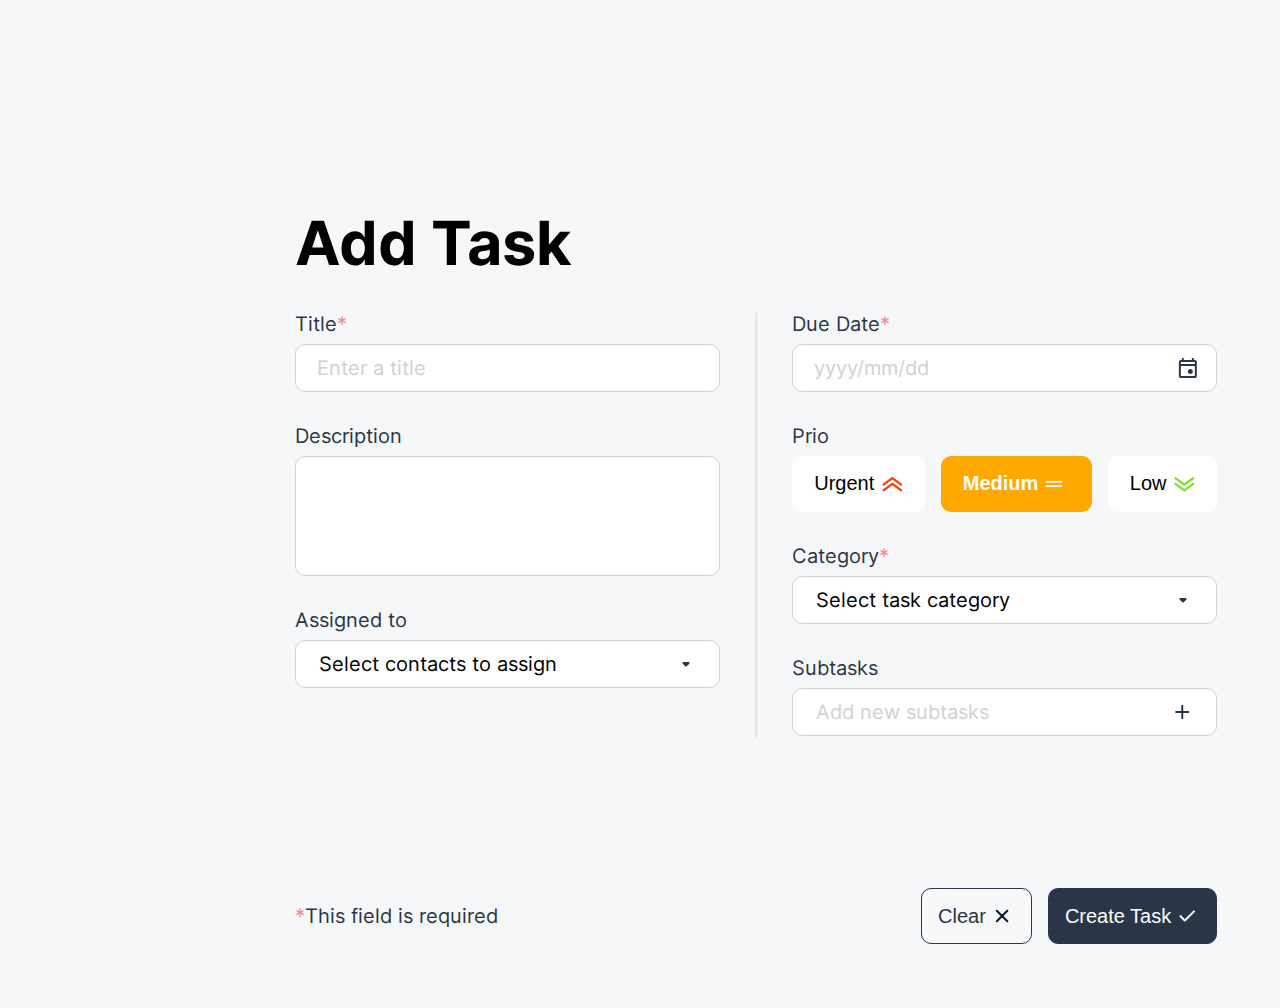
<file: add_task.html>
<!DOCTYPE html>
<html lang="en">
  <head>
    <meta charset="UTF-8" />
    <meta name="viewport" content="width=device-width, initial-scale=1.0" />
    <link rel="stylesheet" href="css/fonts.css" />
    <link rel="stylesheet" href="css/root.css" />
    <link rel="stylesheet" href="css/style.css" />
    <link rel="stylesheet" href="css/media_queries.css" />
    <link rel="stylesheet" href="css/add_task.css" />
    <script defer src="js/data-storage.js"></script>
    <script defer src="js/registry.js"></script>
    <script defer src="js/main.js"></script>

    <script defer src="js/add_task.js"></script>
    <script defer src="js/add_task_templates.js"></script>
    <script defer src="js/add_task_assigned.js"></script>
    <script defer src="js/add_task_subtasks.js"></script>
    <script defer src="js/add_task_validate.js"></script>
    <title>join - Add Task</title>
    <link rel="icon" type="image/png" href="assets/img/logo/favicon.png" />
  </head>

  <body onload="renderPage()">
    <div
      id="frame"
      class="header-template"
      w3-include-html="templates/desktop_frame.html"
    ></div>

    <section class="add_task-section">
      <!-- Overlay confirmation: task-created -->
      <div
        id="add-task-overlay-task-created"
        class="task-created box-slide-out d-none"
      >
        <span>Task added to board</span>
        <img
          src="assets/img/icons/general/gray/board-gray.svg"
          alt="confirmation"
        />
      </div>
      <div id="add-task-content">
        <form
          onsubmit="validateAddTaskForm(event); 
					return false;"
          novalidate
        >
          <div class="heading"><h1>Add Task</h1></div>

          <!-- Main-Cotainer -->
          <div class="main-container">
            <!-- container left -->
            <div class="left-column">
              <!-- title-->
              <div class="title-cont">
                <span>Title<span class="asterisk">*</span></span>
                <input
                  id="title-value"
                  class="field-width-height input-borders title--input"
                  name="title"
                  type="text"
                  maxlength="40"
                  placeholder="Enter a title"
                  required
                />
              </div>

              <!-- description-->
              <div class="description-cont">
                <span>Description</span>
                <textarea
                  name="description-text"
                  id="description"
                  class="field-width-height input-borders description"
                  placeholder="Enter a Description"
                  maxlength="140"
                  cols="30"
                  rows="10"
                >
                </textarea>
              </div>

              <!-- assign to -->
              <div class="assign-to-cont">
                <span>Assigned to</span>
                <div
                  id="assigned-to"
                  class="field-width-height input-borders assigned-to"
                  onclick="openAndCloseDropDownToAssign()"
                >
                  <input
                    name="select-contact"
                    type="text"
                    class="border-none"
                    id="dropdownInput"
                    placeholder="Select contacts to assign"
                    onkeyup="filterContactsToAssign(), onlyOpenDropDownToAssign()"
                  />
                  <img
                    id="arrowImg"
                    class="dropdown-icon"
                    src="/assets/img/icons/add-task/arrow-down.svg"
                    alt="Arrow down icon"
                  />
                </div>
                <div
                  class="dropdown-content btn-borders dropdown-content-style"
                  id="dropdownContent"
                >
                  <div id="labels"></div>
                </div>
                <div id="initialsOfAssigned"></div>
              </div>
            </div>
            <!-- seperator -->
            <div class="svg-separator">
              <img
                src="./assets/img/icons/add-task/seperator.svg"
                alt="seperator"
              />
            </div>
            <!-- container right -->
            <div class="right-column">
              <!-- Date -->
              <div class="date-cont">
                <span>Due Date<span class="asterisk">*</span> </span>
                <div class="field-width-height">
                  <input
                    id="due-date-value"
                    class="field-width-height input-borders due-date"
                    name="date"
                    type="text"
                    placeholder="yyyy/mm/dd"
                    required
                    onfocus="(this.type='date')"
                    onblur="(this.type='text')"
                  />
                </div>
                <p class="error-message d-none" id="date-error">
                  Chosen Date is in the past!
                </p>
              </div>

              <!--Prio-->
              <div class="prio-cont">
                <span>Prio</span>
                <div class="priority">
                  <button
                    id="urgent-btn"
                    class="prio-box"
                    type="button"
                    onclick="setPriority('urgent')"
                  >
                    Urgent
                    <img
                      id="img-urgent"
                      src="./assets/img/icons/add-task/urgent.svg"
                      alt="urgent symbol"
                    />
                  </button>
                  <button
                    id="medium-btn"
                    class="prio-box prio-set"
                    type="button"
                    onclick="setPriority('medium')"
                  >
                    Medium
                    <img
                      id="img-medium"
                      src="./assets/img/icons/add-task/medium-white.svg"
                      alt="medium symbol"
                    />
                  </button>
                  <button
                    id="low-btn"
                    class="prio-box"
                    type="button"
                    onclick="setPriority('low')"
                  >
                    Low
                    <img
                      id="img-low"
                      src="./assets/img/icons/add-task/low.svg"
                      alt="low symbol"
                    />
                  </button>
                </div>
              </div>

              <!-- Category -->

              <div class="category-cont">
                <span>Category<span class="asterisk">*</span></span>
                <div
                  id="category-div"
                  class="field-width-height input-borders category"
                >
                  <input
                    name="select-category"
                    type="text"
                    class="border-none"
                    id="category"
                    placeholder="Select task category"
                    readonly
                    onclick="selectOrClearCategory()"
                  />
                  <img
                    id="arrowImgCategory"
                    class="dropdown-icon"
                    src="/assets/img/icons/add-task/arrow-down.svg"
                    alt="Arrow down icon"
                    onclick="selectOrClearCategory()"
                  />
                </div>
                <div
                  class="dropdown-content btn-borders dropdown-content-style"
                  id="dropdownContentCategory"
                >
                  <div id="labels-for-category">
                    <option
                      onclick="selectCategory('user-story')"
                      class="category-option"
                      value="user-story"
                    >
                      User Story
                    </option>
                    <option
                      onclick="selectCategory('technical-task')"
                      class="category-option"
                      value="technical-task"
                    >
                      Technical Task
                    </option>
                  </div>
                </div>
              </div>

              <!-- Subtasks -->
              <div class="subtask-cont">
                <span>Subtasks</span>
                <div class="field-width-height input-borders subtasks">
                  <input
                    id="input-of-subtask"
                    class="border-none"
                    type="text"
                    placeholder="Add new subtasks"
                    onfocus="showSubtaskInput()"
                  />

                  <img
                    onclick="showSubtaskInput()"
                    src="./assets/img/icons/add-task/plus.svg"
                    alt="plus"
                    class="add-subtask-btn"
                  />
                  <img
                    onclick="clearSubtaskInput()"
                    src="./assets/img/icons/add-task/close.svg"
                    alt="cancel"
                  />

                  <img
                    class="subtask-input-spacer"
                    src="./assets/img/icons/add-task/edit-btn-spacer.svg"
                    alt="spacer"
                  />

                  <img
                    onclick="createSubtask()"
                    class="accept-subtask-btn"
                    src="./assets/img/icons/add-task/done.svg"
                    alt="done"
                  />
                </div>
                <div id="show-subtasks-container"></div>
              </div>
            </div>
          </div>

          <!-- buttons and required info -->
          <div class="lower-container">
            <span id="hint">
              <span class="asterisk">*</span>
              This field is required
            </span>
            <div class="btn-container">
              <button
                class="btn-borders btn-span-img-ctn btn-clear"
                type="button"
                onclick="clearForm()"
              >
                <span class="clear-text">Clear</span>
                <img
                  src="/assets/img/icons/general/other/cancel.svg"
                  alt="close symbol"
                />
              </button>
              <button
                class="btn-borders btn-span-img-ctn btn-create submit-btn"
                type="submit"
              >
                <span class="create-text">Create Task</span>
                <img
                  src="./assets/img/icons/add-task/check.svg"
                  alt="close symbol"
                />
              </button>
            </div>
          </div>
        </form>
      </div>
    </section>
  </body>
</html>
</file>
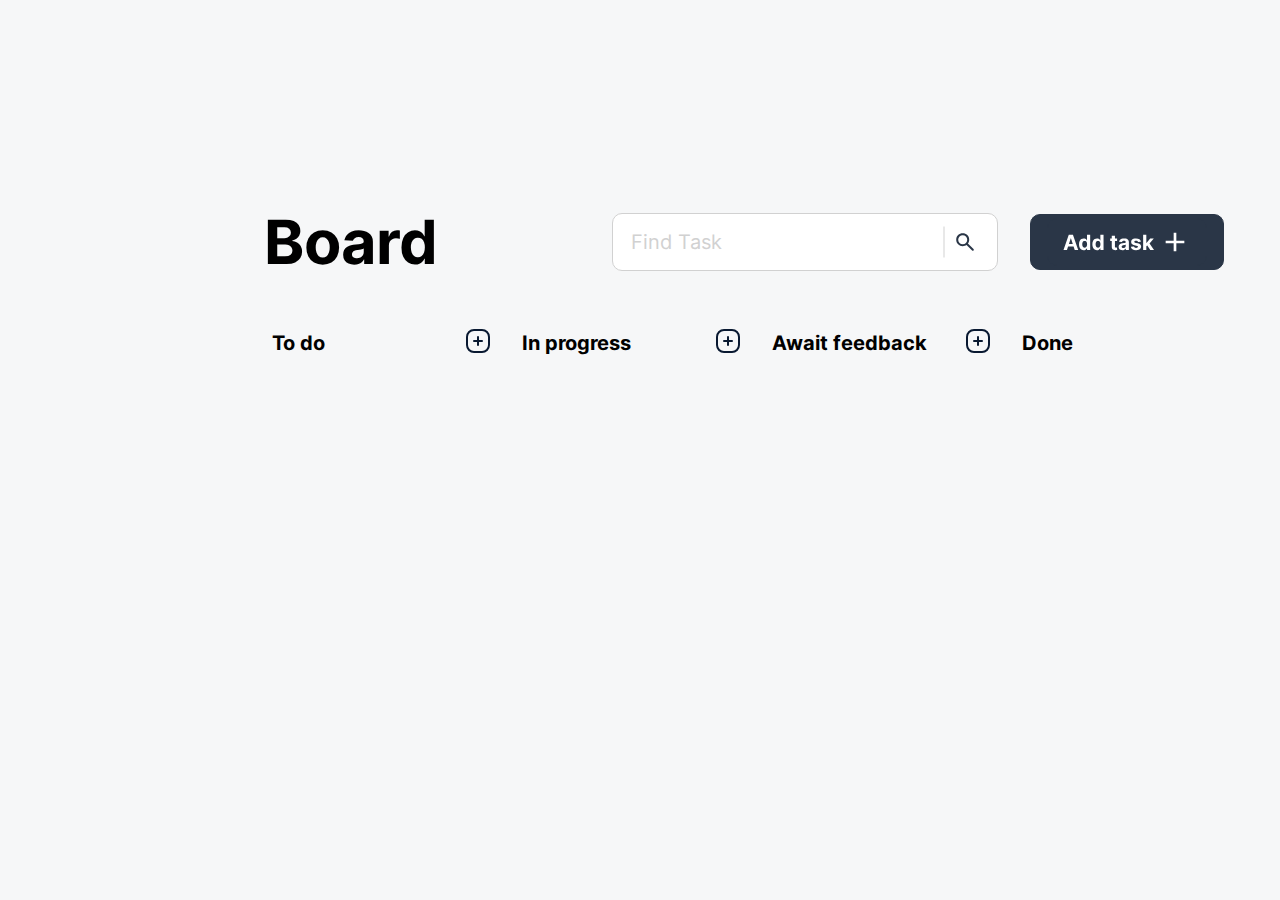
<file: board.html>
<!DOCTYPE html>
<html lang="en">
	<head>
		<meta charset="UTF-8" />
		<meta name="viewport" content="width=device-width, initial-scale=1.0" />
		<link rel="stylesheet" href="css/fonts.css" />
		<link rel="stylesheet" href="css/root.css" />
		<link rel="stylesheet" href="css/style.css" />
		<link rel="stylesheet" href="css/media_queries.css" />
		<link rel="stylesheet" href="css/board_add_task.css" />
		<link rel="stylesheet" href="css/board.css" />
		<script defer src="js/data-storage.js"></script>
		<script defer src="js/registry.js"></script>
		<script defer src="js/main.js"></script>
		<script defer src="js/edit-task-templates.js"></script>
		<script defer src="js/board.js"></script>
		<script defer src="js/board_overlays_wrappers.js"></script>
		<script defer src="js/board_filter_functions.js"></script>
		<script defer src="js/board_movability.js"></script>
		<script defer src="js/board-edit-task.js"></script>
		<script defer src="js/board-validate-editing.js"></script>
		<script defer src="js/board_templates.js"></script>
		<script defer src="js/add_task.js"></script>
		<script defer src="js/add_task_assigned.js"></script>
		<script defer src="js/add_task_subtasks.js"></script>
		<script defer src="js/add_task_validate.js"></script>
		<script defer src="js/add_task_templates.js"></script>
		<title>join - Board</title>
		<link rel="icon" type="image/png" href="assets/img/logo/favicon.png" />
	</head>

	<body onload=" initPage(), updateHTML()">
		<div
			onclick="closeOverlays()"
			id="wrapper"
			class="board-wrapper d-none wrapper-off"></div>
		<div
			id="frame"
			class="header-template"
			w3-include-html="templates/desktop_frame.html"></div>
		<section class="board-section">
			<div class="headline-container">
				<div class="board-heading">
					<h1 id="margin-none">Board</h1>
					<div
						class="mobile-add-task-btn"
						onclick="openAddTaskOverlay('add-task-content-overlay')">
						<img src="/assets/img/icons/board/plus-default.svg" alt="" />
					</div>
				</div>

				<div class="input-and-button-container">
					<div class="input-find-task input-borders">
						<input
							id="find-task"
							type="text"
							class="border-none input-padding find-task-input"
							placeholder="Find Task"
							autocomplete="off"
							onclick="exchangeImgInput()"
							onkeyup="filterMatchedTasks()" />
						<button class="border-none btn-find-task">
							<img
								src="./assets/img/icons/board/seperator.svg"
								alt="seperator" />

							<img
								id="magnifying-glass"
								src="./assets/img/icons/board/search-icon.svg"
								alt="magnifying glass" />
						</button>
					</div>
					<button
						onclick="openAddTaskOverlay('add-task-content-overlay')"
						class="btn-borders btn-span-img-ctn btn-add-task">
						<img src="assets/img/icons/board/add-task-btn.svg" alt="add task" />
					</button>
				</div>
			</div>
			<!-- Overlay task-card -->
			<div id="overlay-task-card" class="d-none box-slide-out"></div>

			<!-- Overlay confirmation: task-created -->
			<div
				id="add-task-overlay-task-created"
				class="task-created box-slide-out d-none">
				<span>Task added to board</span>
				<img
					src="assets/img/icons/general/gray/board-gray.svg"
					alt="confirmation" />
			</div>

			<!-- Overlay edit-card -->
			<div id="overlay-edit-card" class="d-none"></div>

			<!-- Overlay add-task -->
			<div id="overlay-add-task"></div>
			<div id="add-task-content-overlay" class="d-none box-slide-out">
				<div class="overlay-wrapper">
					<form
						onsubmit="validateAddTaskForm(event, 'board'); 
						return false;"
						novalidate>
						<div class="headline-overlay">
							<h1>Add Task</h1>
							<img
								src="./assets/img/icons/board/close.svg"
								alt="close"
								onclick="closeOverlays()" />
						</div>
						<!-- Main-Container für alle Felder -->
						<div class="main-container-small">
							<!-- container left -->
							<div class="left-column">
								<!-- title-->
								<div class="title-cont">
									<span>Title<span class="asterisk">*</span></span>
									<input
										id="title-value"
										class="field-width-height input-borders title--input"
										name="title"
										type="text"
										maxlength="40"
										class="field-width-height-small input-borders title"
										placeholder="Enter a title"
										required />
								</div>

								<!-- description-->
								<div class="description-cont">
									<span>Description</span>
									<textarea
										name="description-text"
										id="description"
										class="field-width-height-small description-height input-borders description"
										placeholder="Enter a Description"
										maxlength="140"
										cols="30"
										rows="4"></textarea>
								</div>

								<!-- assign to -->
								<div class="assign-to-cont">
									<span>Assigned to</span>
									<div
										id="assigned-to"
										class="field-width-height-small input-borders assigned-to"
										onclick="openAndCloseDropDownToAssign()">
										<input
											name="select-contact"
											type="text"
											class="border-none"
											id="dropdownInput"
											placeholder="Select contacts to assign"
											onkeyup="filterContactsToAssign(), onlyOpenDropDownToAssign()" />
										<img
											id="arrowImg"
											class="dropdown-icon"
											src="./assets/img/icons/add-task/arrow-down.svg"
											alt="Arrow down icon" />
									</div>
									<div
										class="dropdown-content btn-borders dropdown-content-style"
										id="dropdownContent">
										<div id="labels"></div>
									</div>
									<div id="initialsOfAssigned"></div>
								</div>
							</div>

							<!-- seperator -->
							<div class="svg-separator-small">
								<img
									src="./assets/img/icons/add-task/seperator.svg"
									alt="seperator" />
							</div>

							<!-- container right -->
							<div class="right-column">
								<!-- Date -->
								<div class="date-cont">
									<span>Due Date<span class="asterisk">*</span></span>
									<!-- <div class="field-width-height"> -->
									<input
										id="due-date-value"
										class="field-width-height input-borders due-date"
										name="date"
										type="text"
										placeholder="yyyy/mm/dd"
										required
										onfocus="(this.type='date')"
										onblur="(this.type='text')" />
									<p class="error-message d-none" id="date-error">
										Chosen Date is in the past!
									</p>
								</div>

								<!--Prio-->
								<div class="prio-cont">
									<span>Prio</span>
									<div class="priority">
										<button
											id="urgent-btn"
											class="prio-box prio-unset"
											type="button"
											onclick="setPriority('urgent')">
											Urgent
											<img
												id="img-urgent"
												src="./assets/img/icons/add-task/urgent.svg"
												alt="urgent symbol" />
										</button>
										<button
											id="medium-btn"
											class="prio-box prio-set"
											type="button"
											onclick="setPriority('medium')">
											Medium
											<img
												id="img-medium"
												src="./assets/img/icons/add-task/medium-white.svg"
												alt="medium symbol" />
										</button>
										<button
											id="low-btn"
											class="prio-box prio-unset"
											type="button"
											onclick="setPriority('low')">
											Low
											<img
												id="img-low"
												src="./assets/img/icons/add-task/low.svg"
												alt="low symbol" />
										</button>
									</div>
								</div>

								<!-- Category -->

								<div class="category-cont">
									<span>Category<span class="asterisk">*</span></span>
									<div
										id="category-div"
										class="field-width-height-small input-borders category">
										<input
											name="select-category"
											type="text"
											class="border-none"
											id="category"
											placeholder="Select task category"
											readonly
											onclick="selectOrClearCategory()" />
										<img
											id="arrowImgCategory"
											class="dropdown-icon"
											src="/assets/img/icons/add-task/arrow-down.svg"
											alt="Arrow down icon"
											onclick="selectOrClearCategory()" />
									</div>
									<div
										class="dropdown-content btn-borders dropdown-content-style"
										id="dropdownContentCategory">
										<div id="labels-for-category">
											<option
												onclick="selectCategory('user-story')"
												class="category-option"
												value="user-story">
												User Story
											</option>
											<option
												onclick="selectCategory('technical-task')"
												class="category-option"
												value="technical-task">
												Technical Task
											</option>
										</div>
									</div>
								</div>

								<!-- Subtasks -->
								<div class="subtask-cont">
									<span>Subtasks</span>
									<div class="field-width-height-small input-borders subtasks">
										<input
											id="input-of-subtask"
											class="border-none"
											type="text"
											placeholder="Add new subtasks"
											onfocus="showSubtaskInput()" />

										<img
											onclick="showSubtaskInput()"
											src="./assets/img/icons/add-task/plus.svg"
											alt="plus"
											class="add-subtask-btn" />
										<img
											onclick="clearSubtaskInput()"
											src="./assets/img/icons/add-task/close.svg"
											alt="cancel" />

										<img
											class="subtask-input-spacer"
											src="./assets/img/icons/add-task/edit-btn-spacer.svg"
											alt="spacer" />

										<img
											onclick="createSubtask()"
											class="accept-subtask-btn"
											src="./assets/img/icons/add-task/done.svg"
											alt="done" />
									</div>
									<div id="show-subtasks-container"></div>
								</div>
							</div>
						</div>
						<!-- butons and required info -->
						<div class="lower-container">
							<span id="hint">
								<span class="asterisk">*</span>
								This field is required
							</span>
							<div class="btn-container">
								<button
									class="btn-borders btn-span-img-ctn btn-clear"
									type="button"
									onclick="clearForm()">
									<span class="clear-text">Clear</span>
									<img
										src="./assets/img/icons/add-task/close.svg"
										alt="close symbol" />
								</button>
								<button
									class="btn-borders btn-span-img-ctn btn-create submit-btn"
									type="submit">
									<span class="create-text">Create Task</span>
									<img
										src="./assets/img/icons/add-task/check.svg"
										alt="close symbol" />
								</button>
							</div>
						</div>
					</form>
				</div>
			</div>

			<!-- drag and drop area -->
			<div class="drag-and-drop-container">
				<!-- ##################################### -->

				<div class="to-do-container">
					<div class="to-do-heading">
						<h3>To do</h3>
						<img
							class="status--add-btn"
							onclick="openAddTaskOverlay('add-task-content-overlay')"
							src="./assets/img/icons/board/add.svg"
							alt="add button" />
					</div>
					<div
						class="drag-area"
						id="toDo"
						ondrop="movePerDrag('toDo'), removeHighlight('toDo')"
						ondragover="allowDrop(event), highlight('toDo')"
						ondragleave="removeHighlight('toDo')"></div>
				</div>

				<!-- ##################################### -->

				<div class="in-progress-container">
					<div class="in-progress-heading">
						<h3>In progress</h3>
						<img
							class="status--add-btn"
							onclick="openAddTaskOverlay('add-task-content-overlay')"
							src="./assets/img/icons/board/add.svg"
							alt="add button" />
					</div>
					<div
						class="drag-area"
						id="inProgress"
						ondrop="movePerDrag('inProgress'), removeHighlight('inProgress')"
						ondragover="allowDrop(event), highlight('inProgress')"
						ondragleave="removeHighlight('inProgress')"></div>
				</div>

				<!-- ##################################### -->

				<div class="await-feedback-container">
					<div class="await-feedback-heading">
						<h3>Await feedback</h3>
						<img
							class="status--add-btn"
							onclick="openAddTaskOverlay('add-task-content-overlay')"
							src="./assets/img/icons/board/add.svg"
							alt="add button" />
					</div>
					<div
						class="drag-area"
						id="awaitFeedback"
						ondrop="movePerDrag('awaitFeedback'), removeHighlight('awaitFeedback')"
						ondragover="allowDrop(event), highlight('awaitFeedback')"
						ondragleave="removeHighlight('awaitFeedback')"></div>
				</div>

				<!-- ##################################### -->

				<div class="done-container">
					<div class="done-heading">
						<h3>Done</h3>
					</div>
					<div
						class="drag-area"
						id="closed"
						ondrop="movePerDrag('done'), removeHighlight('closed')"
						ondragover="allowDrop(event), highlight('closed')"
						ondragleave="removeHighlight('closed')"></div>
				</div>
			</div>
		</section>
	</body>
</html>
</file>
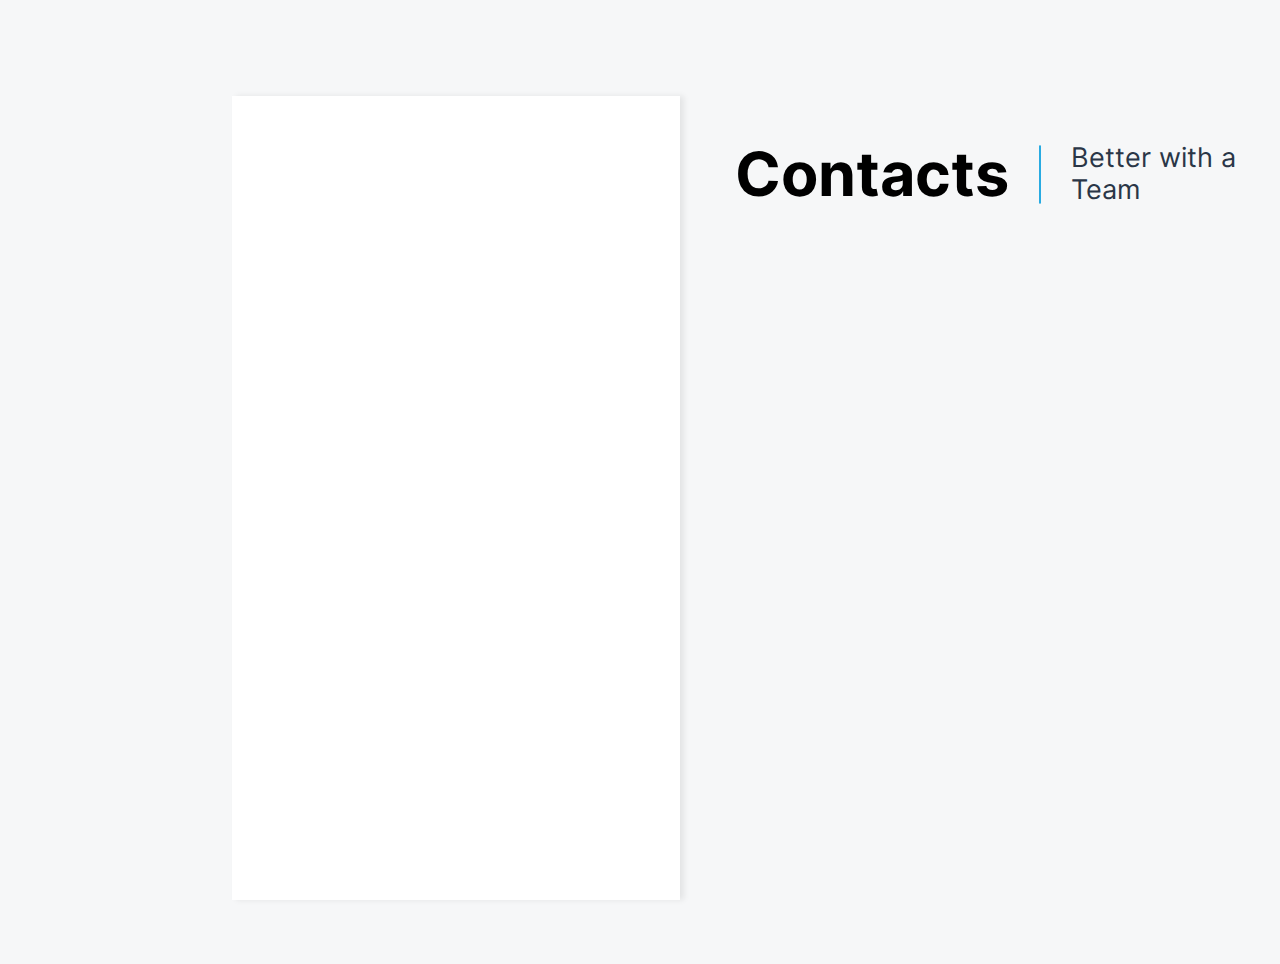
<file: contacts.html>
<!DOCTYPE html>
<html lang="en">
  <head>
    <meta charset="UTF-8" />
    <meta name="viewport" content="width=device-width, initial-scale=1.0" />
    <link rel="stylesheet" href="css/fonts.css" />
    <link rel="stylesheet" href="css/root.css" />
    <link rel="stylesheet" href="css/style.css" />
    <link rel="stylesheet" href="css/media_queries.css" />
    <link rel="stylesheet" href="css/contacts.css" />
    <link rel="stylesheet" href="css/contacts-mq.css" />
    <script defer src="js/data-storage.js"></script>
    <script defer src="js/registry.js"></script>
    <script defer src="js/main.js"></script>

    <script defer src="js/contacts.js"></script>
    <script defer src="js/contacts-templates.js"></script>
    <script defer src="js/contacts-ui.js"></script>
    <title>join - Contacts</title>
    <link rel="icon" type="image/png" href="assets/img/logo/favicon.png" />
  </head>

  <body id="contacts-body" onload="initPage(); initContacts()">
    <div
      onclick="closeDialogueBox()"
      id="overlay"
      class="contacts-overlay d-none overlay-off"
    ></div>
    <div
      id="frame"
      class="header-template"
      w3-include-html="templates/desktop_frame.html"
    ></div>

    <section class="contacts-section">
      <div class="contact-list" id="contact-list">
        <!-- content generated via js -->
      </div>
      <div class="contact-details" id="contact-details">
        <div class="contacts-section--heading">
          <h1>Contacts</h1>
          <div
            class="back-arrow-mobile"
            onclick="leaveMobileContactInfoBox()"
          ></div>
          <div class="vert-spacer"></div>
          <p>Better with a Team</p>
        </div>
        <div id="contact-info-box" class="contact-info-box">
          <!-- content generated via js -->
        </div>
        <div id="contact-success" class="contact-success d-none slide-out">
          Contact succesfully created
        </div>
      </div>

      <!-- Add Contact Dialogue Box -->

      <div class="add-contact-db d-none box-slide-out" id="add-contact-db">
        <div class="add-contact-banner">
          <div class="close-btn-mobile" onclick="closeAddContactDB()">
            <img src="/assets/img/icons/general/white/cancel-white.svg" />
          </div>
          <img
            class="banner-logo"
            src="/assets/img/logo/logo-white.svg"
            alt=""
          />
          <div class="heading">
            <h1>Add contact</h1>
            <span>Tasks are better with a team!</span>
            <div class="custom-underline"></div>
          </div>
        </div>

        <div class="add-contact-box">
          <div class="close-btn" onclick="closeAddContactDB()">
            <img src="/assets/img/icons/add-task/close.svg" />
          </div>
          <div class="user-icon-dummy"></div>
          <form
            class="add-contact-form"
            onsubmit="validateForm('add'); return false;"
            novalidate
          >
            <div class="input--name" id="input--name-add">
              <input
                id="add-contact-name"
                type="text"
                autocomplete="off"
                placeholder="Name"
                required
              />
              <img src="/assets/img/icons/contacts/person.svg" />
              <p id="name-error-add" class="error-message"></p>
            </div>

            <div class="input--email" id="input--email-add">
              <input
                id="add-contact-email"
                type="email"
                autocomplete="off"
                placeholder="Email"
                required
              />
              <img src="/assets/img/icons/contacts/mail.svg" />
              <p id="mail-error-add" class="error-message"></p>
            </div>

            <div class="input--phone" id="input--phone-add">
              <input
                id="add-contact-phone"
                type="tel"
                autocomplete="off"
                placeholder="Phone"
                required
              />
              <img src="/assets/img/icons/contacts/call.svg" />
              <p id="phone-error-add" class="error-message"></p>
            </div>

            <div class="btn-bar">
              <button type="button" onclick="closeAddContactDB()">
                Cancel<img src="/assets/img/icons/general/other/cancel.svg" />
              </button>
              <button type="submit">
                Create Contact
                <img src="/assets/img/icons/contacts/check-white.svg" />
              </button>
            </div>
          </form>
        </div>
      </div>

      <!-- Edit Contact Dialogue Box -->

      <div class="edit-contact-db d-none box-slide-out" id="edit-contact-db">
        <div class="edit-contact-banner">
          <div class="close-btn-mobile" onclick="closeEditContactDB()">
            <img src="/assets/img/icons/general/white/cancel-white.svg" />
          </div>
          <img
            class="banner-logo"
            src="/assets/img/logo/logo-white.svg"
            alt=""
          />
          <div class="heading">
            <h1>Edit contact</h1>
            <div class="custom-underline"></div>
          </div>
        </div>

        <div class="edit-contact-box">
          <div class="close-btn" onclick="closeEditContactDB()">
            <img src="/assets/img/icons/add-task/close.svg" />
          </div>
          <div id="edit-contact-user-icon" class="user-icon-edit"></div>
          <form
            class="edit-contact-form"
            onsubmit="validateForm('edit'); return false;"
            novalidate
          >
            <div class="input--name" id="input--name-edit">
              <input
                id="edit-contact-name"
                type="text"
                autocomplete="off"
                placeholder="Name"
                required
              />
              <img src="/assets/img/icons/contacts/person.svg" />
              <p id="name-error-edit" class="error-message"></p>
            </div>

            <div class="input--email" id="input--email-edit">
              <input
                id="edit-contact-email"
                type="email"
                autocomplete="off"
                placeholder="Email"
                required
              />
              <img src="/assets/img/icons/contacts/mail.svg" />
              <p id="mail-error-edit" class="error-message"></p>
            </div>

            <div class="input--phone" id="input--phone-edit">
              <input
                id="edit-contact-phone"
                type="tel"
                autocomplete="off"
                placeholder="Phone"
                required
              />
              <img src="/assets/img/icons/contacts/call.svg" />
              <p id="phone-error-edit" class="error-message"></p>
            </div>

            <div class="btn-bar">
              <button type="button" onclick="deleteContact()">
                Delete<img src="/assets/img/icons/general/other/cancel.svg" />
              </button>
              <button type="submit">
                Save
                <img src="/assets/img/icons/contacts/check-white.svg" />
              </button>
            </div>
          </form>
        </div>
      </div>
    </section>
  </body>
</html>
</file>
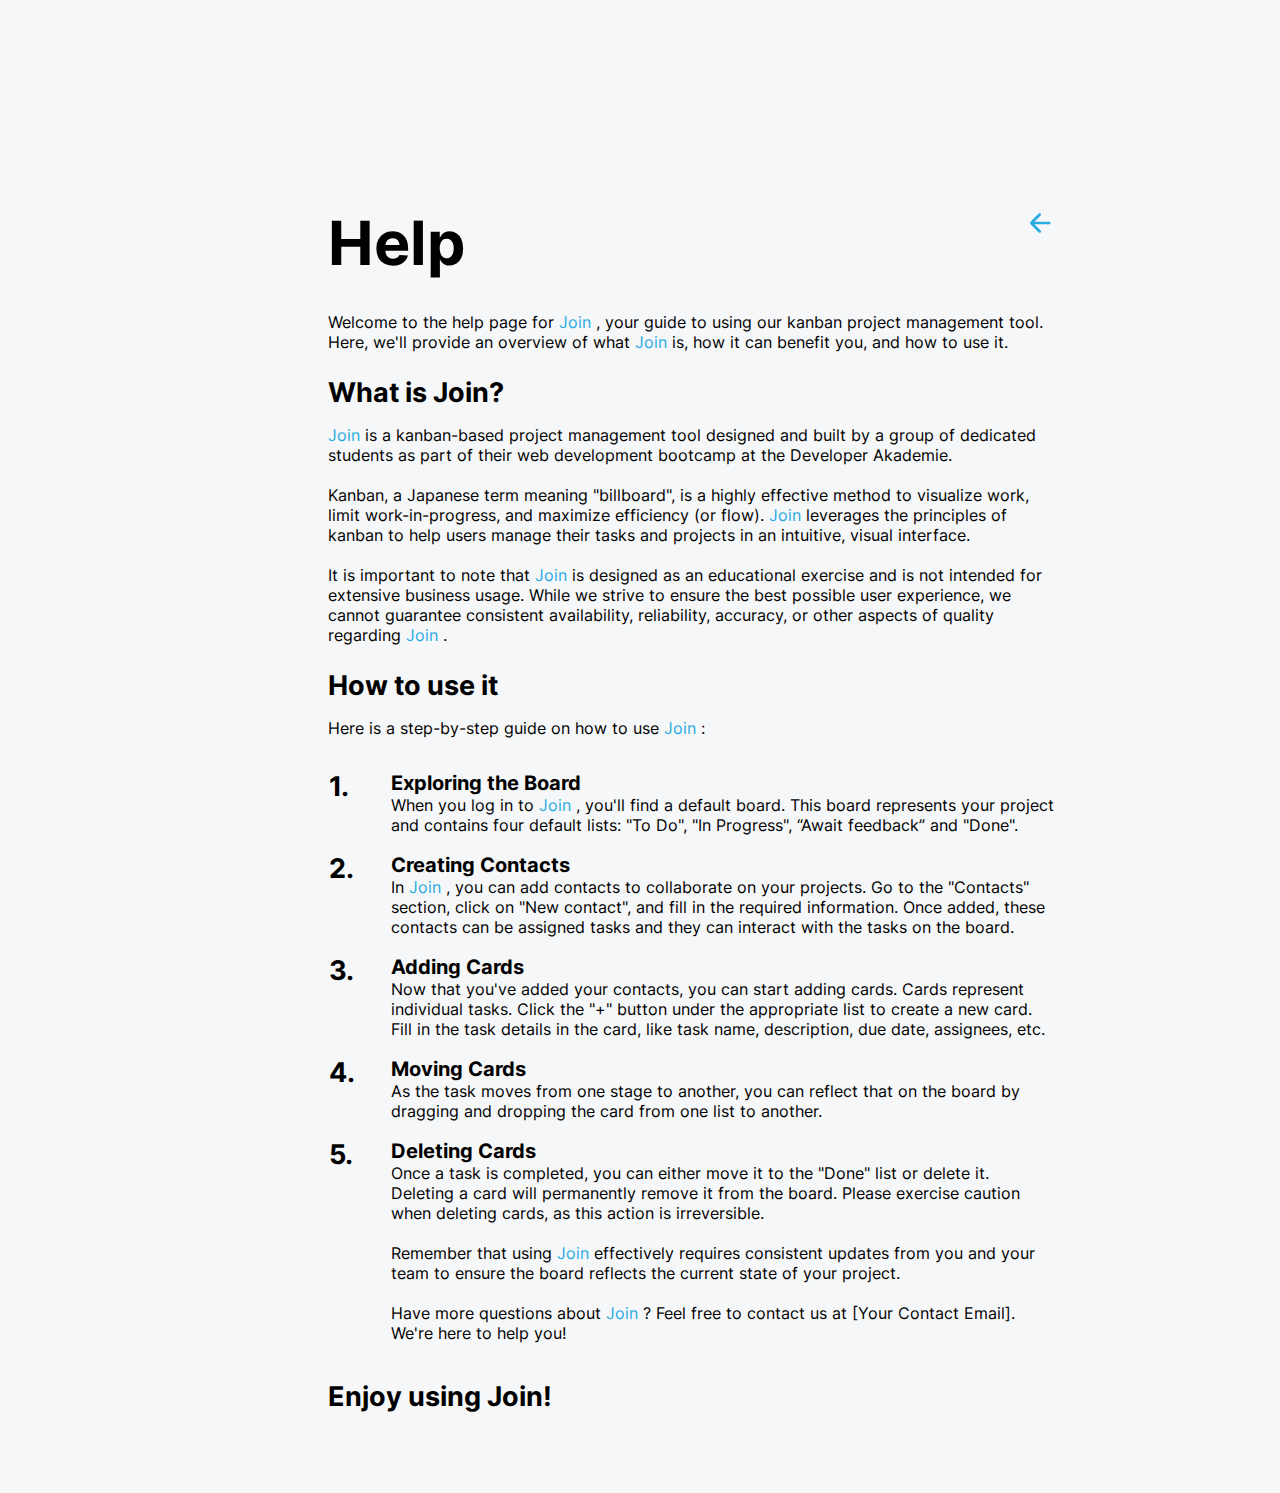
<file: help.html>
<!DOCTYPE html>
<html lang="en">
  <head>
    <meta charset="UTF-8" />
    <meta name="viewport" content="width=device-width, initial-scale=1.0" />
    <link rel="stylesheet" href="css/fonts.css" />
    <link rel="stylesheet" href="css/root.css" />
    <link rel="stylesheet" href="css/style.css" />
    <link rel="stylesheet" href="css/media_queries.css" />
    <link rel="stylesheet" href="css/mandatory.css" />
    <script defer src="js/data-storage.js"></script>
    <script defer src="js/main.js"></script>
    <link rel="icon" type="image/png" href="assets/img/logo/favicon.png" />
    <title>join - help</title>
  </head>

  <body onload="initPage()">
    <div
      id="frame"
      class="header-template"
      w3-include-html="templates/desktop_frame.html"
    ></div>
    <!-- individual content -->
    <section class="help-section">
      <div class="mandatory-container">
        <div class="section-heading">
          <h1>Help</h1>
          <div class="back-arrow" onclick="goBack()"></div>
        </div>

        <p>
          Welcome to the help page for <span class="accentuated">Join</span>
          , your guide to using our kanban project management tool. Here, we'll
          provide an overview of what
          <span class="accentuated">Join</span>

          is, how it can benefit you, and how to use it.
        </p>
        <h2>What is Join?</h2>
        <p>
          <span class="accentuated">Join</span>
          is a kanban-based project management tool designed and built by a
          group of dedicated students as part of their web development bootcamp
          at the Developer Akademie.
        </p>
        <br />
        <p>
          Kanban, a Japanese term meaning "billboard", is a highly effective
          method to visualize work, limit work-in-progress, and maximize
          efficiency (or flow). <span class="accentuated">Join</span>
          leverages the principles of kanban to help users manage their tasks
          and projects in an intuitive, visual interface.
        </p>
        <br />
        <p>
          It is important to note that <span class="accentuated">Join</span> is
          designed as an educational exercise and is not intended for extensive
          business usage. While we strive to ensure the best possible user
          experience, we cannot guarantee consistent availability, reliability,
          accuracy, or other aspects of quality regarding
          <span class="accentuated">Join</span>
          .
        </p>

        <h2>How to use it</h2>
        <p>
          Here is a step-by-step guide on how to use
          <span class="accentuated">Join</span> :
        </p>

        <table class="how-to-join">
          <tr>
            <td class="step-nmbr">1.</td>
            <td class="step-content">
              <h3 class="list-heading">Exploring the Board</h3>
              When you log in to <span class="accentuated">Join</span>
              , you'll find a default board. This board represents your project
              and contains four default lists: "To Do", "In Progress", “Await
              feedback” and "Done".
            </td>
          </tr>
          <tr>
            <td class="step-nmbr">2.</td>
            <td class="step-content">
              <h3 class="list-heading">Creating Contacts</h3>
              In <span class="accentuated">Join</span>
              , you can add contacts to collaborate on your projects. Go to the
              "Contacts" section, click on "New contact", and fill in the
              required information. Once added, these contacts can be assigned
              tasks and they can interact with the tasks on the board.
            </td>
          </tr>
          <tr>
            <td class="step-nmbr">3.</td>
            <td class="step-content">
              <h3 class="list-heading">Adding Cards</h3>
              Now that you've added your contacts, you can start adding cards.
              Cards represent individual tasks. Click the "+" button under the
              appropriate list to create a new card. Fill in the task details in
              the card, like task name, description, due date, assignees, etc.
            </td>
          </tr>
          <tr>
            <td class="step-nmbr">4.</td>
            <td class="step-content">
              <h3 class="list-heading">Moving Cards</h3>
              As the task moves from one stage to another, you can reflect that
              on the board by dragging and dropping the card from one list to
              another.
            </td>
          </tr>
          <tr>
            <td class="step-nmbr">5.</td>
            <td class="step-content">
              <h3 class="list-heading">Deleting Cards</h3>
              Once a task is completed, you can either move it to the "Done"
              list or delete it. Deleting a card will permanently remove it from
              the board. Please exercise caution when deleting cards, as this
              action is irreversible.
              <br />
              <br />
              Remember that using <span class="accentuated">Join</span>
              effectively requires consistent updates from you and your team to
              ensure the board reflects the current state of your project.
              <br />
              <br />
              Have more questions about <span class="accentuated">Join</span>
              ? Feel free to contact us at [Your Contact Email]. We're here to
              help you!
            </td>
          </tr>
        </table>
        <h2>Enjoy using Join!</h2>
      </div>
    </section>
  </body>
</html>
</file>
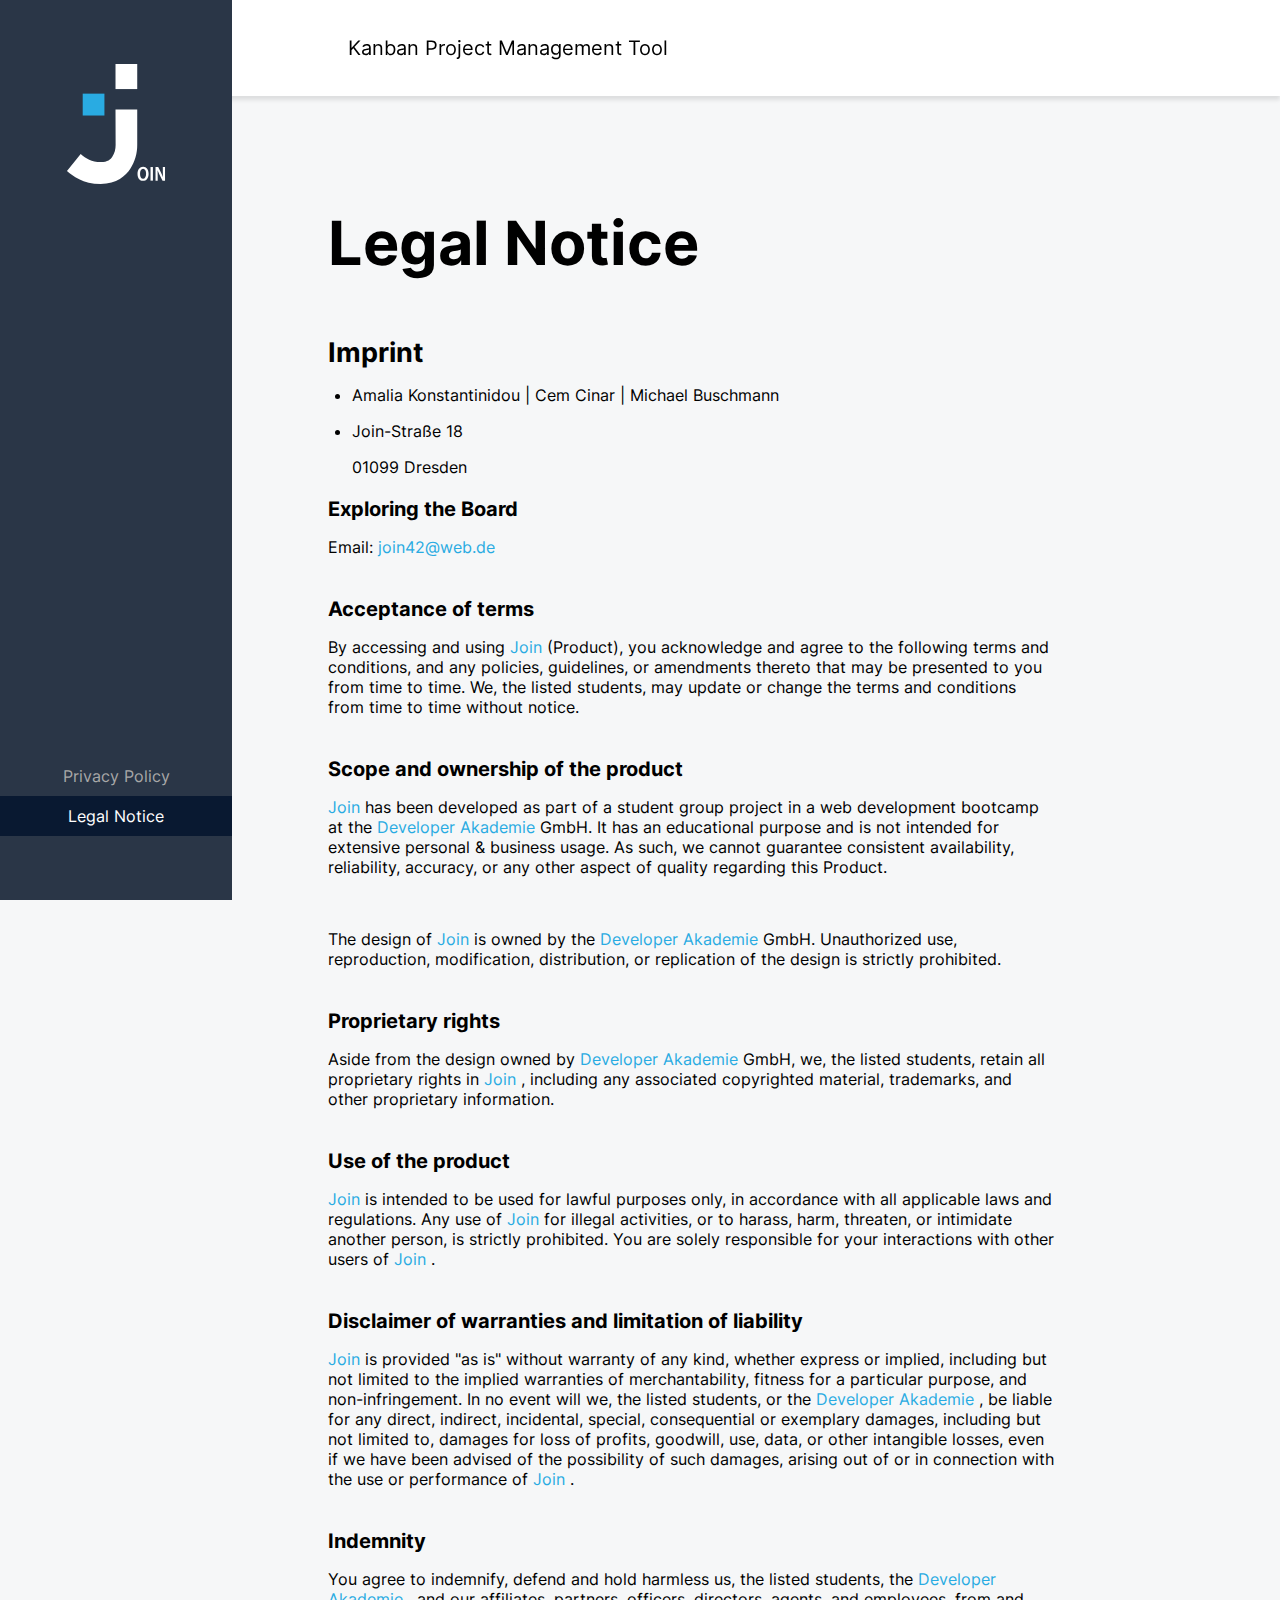
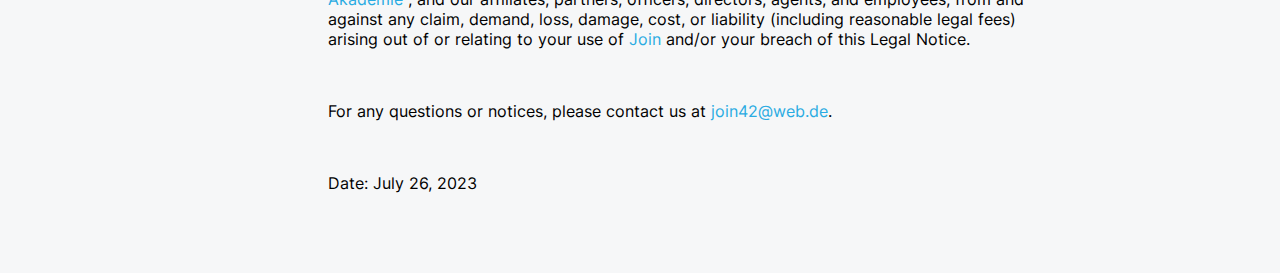
<file: legal_notice.html>
<!DOCTYPE html>
<html lang="en">
  <head>
    <meta charset="UTF-8" />
    <meta name="viewport" content="width=device-width, initial-scale=1.0" />
    <link rel="stylesheet" href="css/fonts.css" />
    <link rel="stylesheet" href="css/root.css" />
    <link rel="stylesheet" href="css/style.css" />
    <link rel="stylesheet" href="css/media_queries.css" />
    <link rel="stylesheet" href="css/mandatory.css" />
    <script defer src="js/data-storage.js"></script>
    <script defer src="js/main.js"></script>
    <link rel="icon" type="image/png" href="assets/img/logo/favicon.png" />
    <title>join - Legal Notice</title>
  </head>

  <body onload="initInfoPage()">
    <div
      id="frame"
      class="header-template"
      w3-include-html="templates/desktop_frame.html"
    ></div>
    <!-- individual content -->
    <section class="legal-section">
      <div class="mandatory-container">
        <div class="section-heading">
          <h1>Legal Notice</h1>
        </div>

        <h2>Imprint</h2>
        <ul>
          <li>Amalia Konstantinidou | Cem Cinar | Michael Buschmann</li>
          <li>
            <p>Join-Straße 18</p>
            <p>01099 Dresden</p>
          </li>
        </ul>

        <h3>Exploring the Board</h3>
        <p>
          Email:
          <a class="accentuated" href="mailto:join42@web.de">join42@web.de</a>
        </p>

        <br />
        <h3>Acceptance of terms</h3>
        <p>
          By accessing and using <span class="accentuated">Join</span>
          (Product), you acknowledge and agree to the following terms and
          conditions, and any policies, guidelines, or amendments thereto that
          may be presented to you from time to time. We, the listed students,
          may update or change the terms and conditions from time to time
          without notice.
        </p>
        <br />
        <h3>Scope and ownership of the product</h3>
        <p>
          <span class="accentuated">Join</span>
          has been developed as part of a student group project in a web
          development bootcamp at the
          <span class="accentuated">Developer Akademie</span>
          GmbH. It has an educational purpose and is not intended for extensive
          personal & business usage. As such, we cannot guarantee consistent
          availability, reliability, accuracy, or any other aspect of quality
          regarding this Product.
        </p>
        <br />
        <p>
          The design of <span class="accentuated">Join</span> is owned by the
          <span class="accentuated">Developer Akademie</span>
          GmbH. Unauthorized use, reproduction, modification, distribution, or
          replication of the design is strictly prohibited.
        </p>
        <br />
        <h3>Proprietary rights</h3>
        <p>
          Aside from the design owned by
          <span class="accentuated">Developer Akademie</span>
          GmbH, we, the listed students, retain all proprietary rights in
          <span class="accentuated">Join</span>
          , including any associated copyrighted material, trademarks, and other
          proprietary information.
        </p>
        <br />
        <h3>Use of the product</h3>
        <p>
          <span class="accentuated">Join</span>
          is intended to be used for lawful purposes only, in accordance with
          all applicable laws and regulations. Any use of
          <span class="accentuated">Join</span> for illegal activities, or to
          harass, harm, threaten, or intimidate another person, is strictly
          prohibited. You are solely responsible for your interactions with
          other users of <span class="accentuated">Join</span>
          .
        </p>
        <br />
        <h3>Disclaimer of warranties and limitation of liability</h3>
        <p>
          <span class="accentuated">Join</span>
          is provided "as is" without warranty of any kind, whether express or
          implied, including but not limited to the implied warranties of
          merchantability, fitness for a particular purpose, and
          non-infringement. In no event will we, the listed students, or the
          <span class="accentuated">Developer Akademie</span>
          , be liable for any direct, indirect, incidental, special,
          consequential or exemplary damages, including but not limited to,
          damages for loss of profits, goodwill, use, data, or other intangible
          losses, even if we have been advised of the possibility of such
          damages, arising out of or in connection with the use or performance
          of
          <span class="accentuated">Join</span>
          .
        </p>
        <br />
        <h3>Indemnity</h3>
        <p>
          You agree to indemnify, defend and hold harmless us, the listed
          students, the <span class="accentuated">Developer Akademie</span>
          , and our affiliates, partners, officers, directors, agents, and
          employees, from and against any claim, demand, loss, damage, cost, or
          liability (including reasonable legal fees) arising out of or relating
          to your use of
          <span class="accentuated">Join</span>
          and/or your breach of this Legal Notice.
        </p>
        <br />
        <p>
          For any questions or notices, please contact us at
          <a class="accentuated" href="mailto:join42@web.de">join42@web.de</a>.
        </p>
        <br />
        <p>Date: July 26, 2023</p>
      </div>
    </section>
  </body>
</html>
</file>
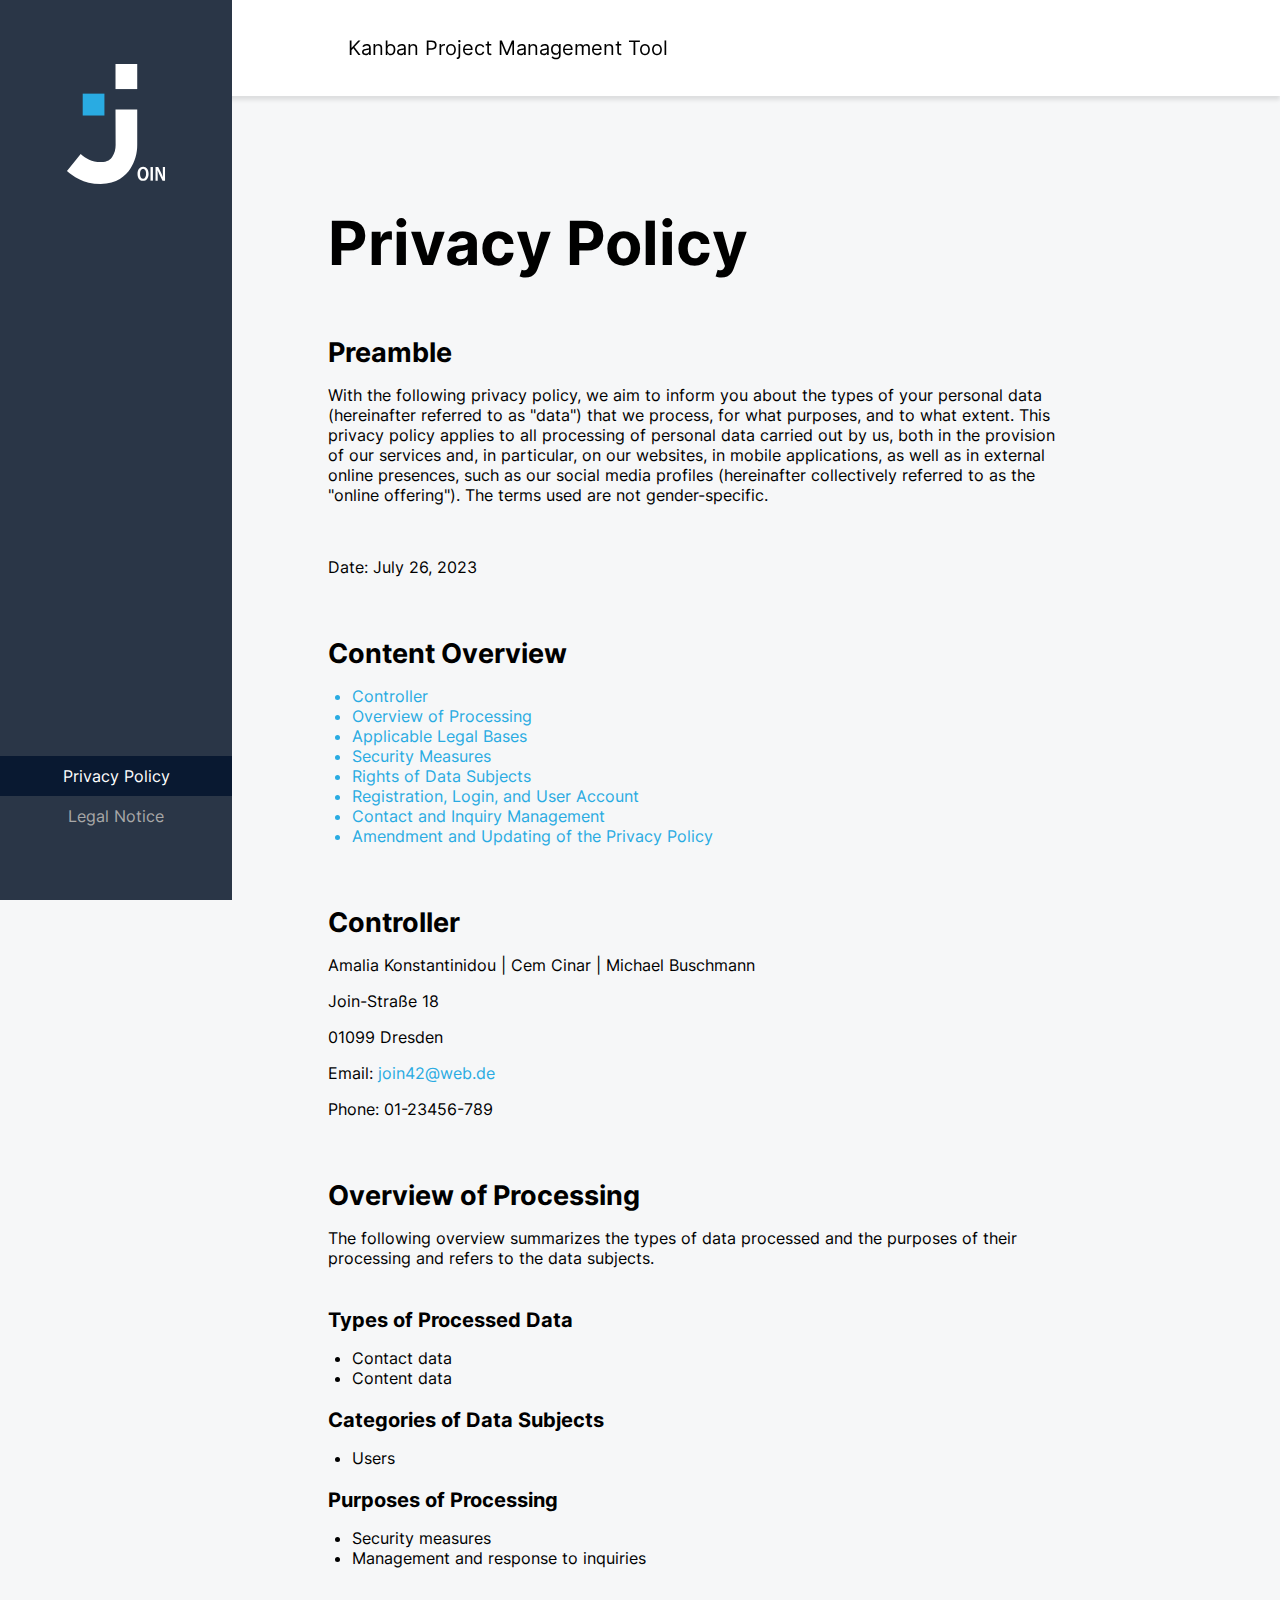
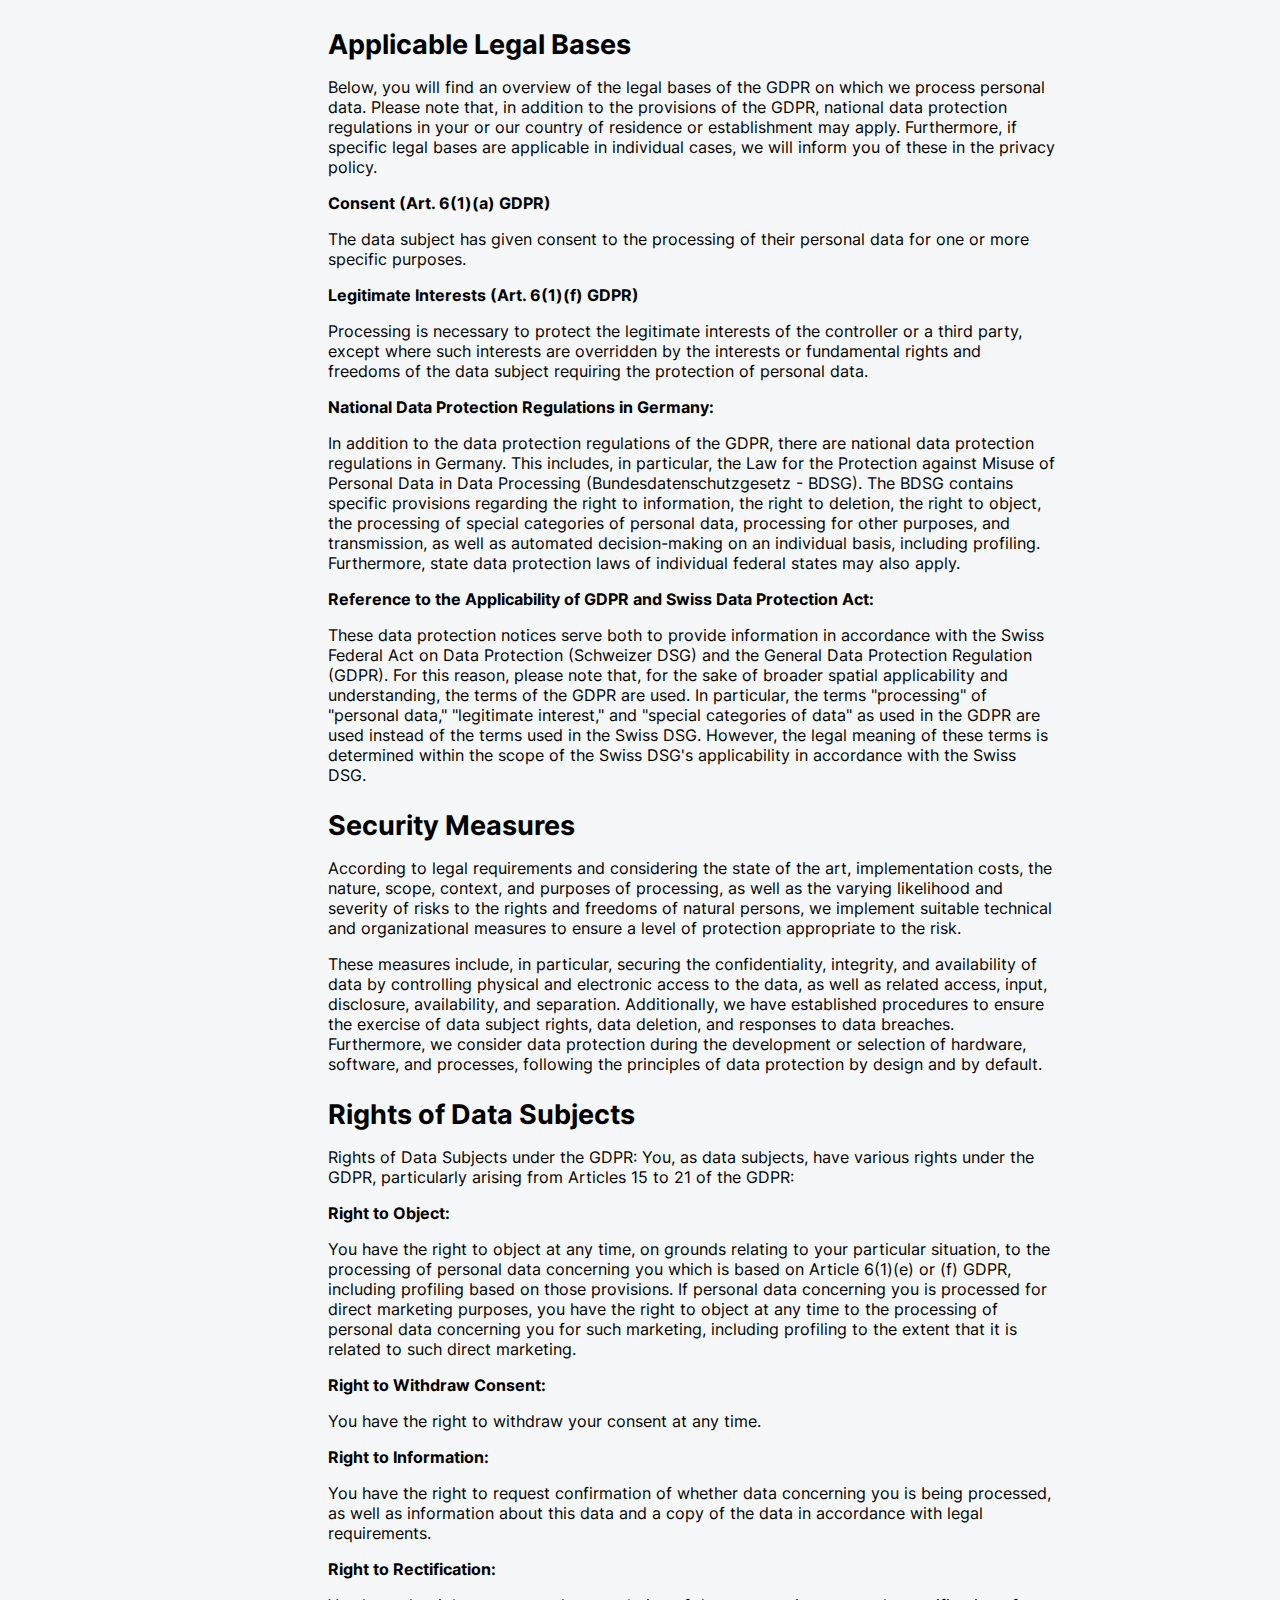
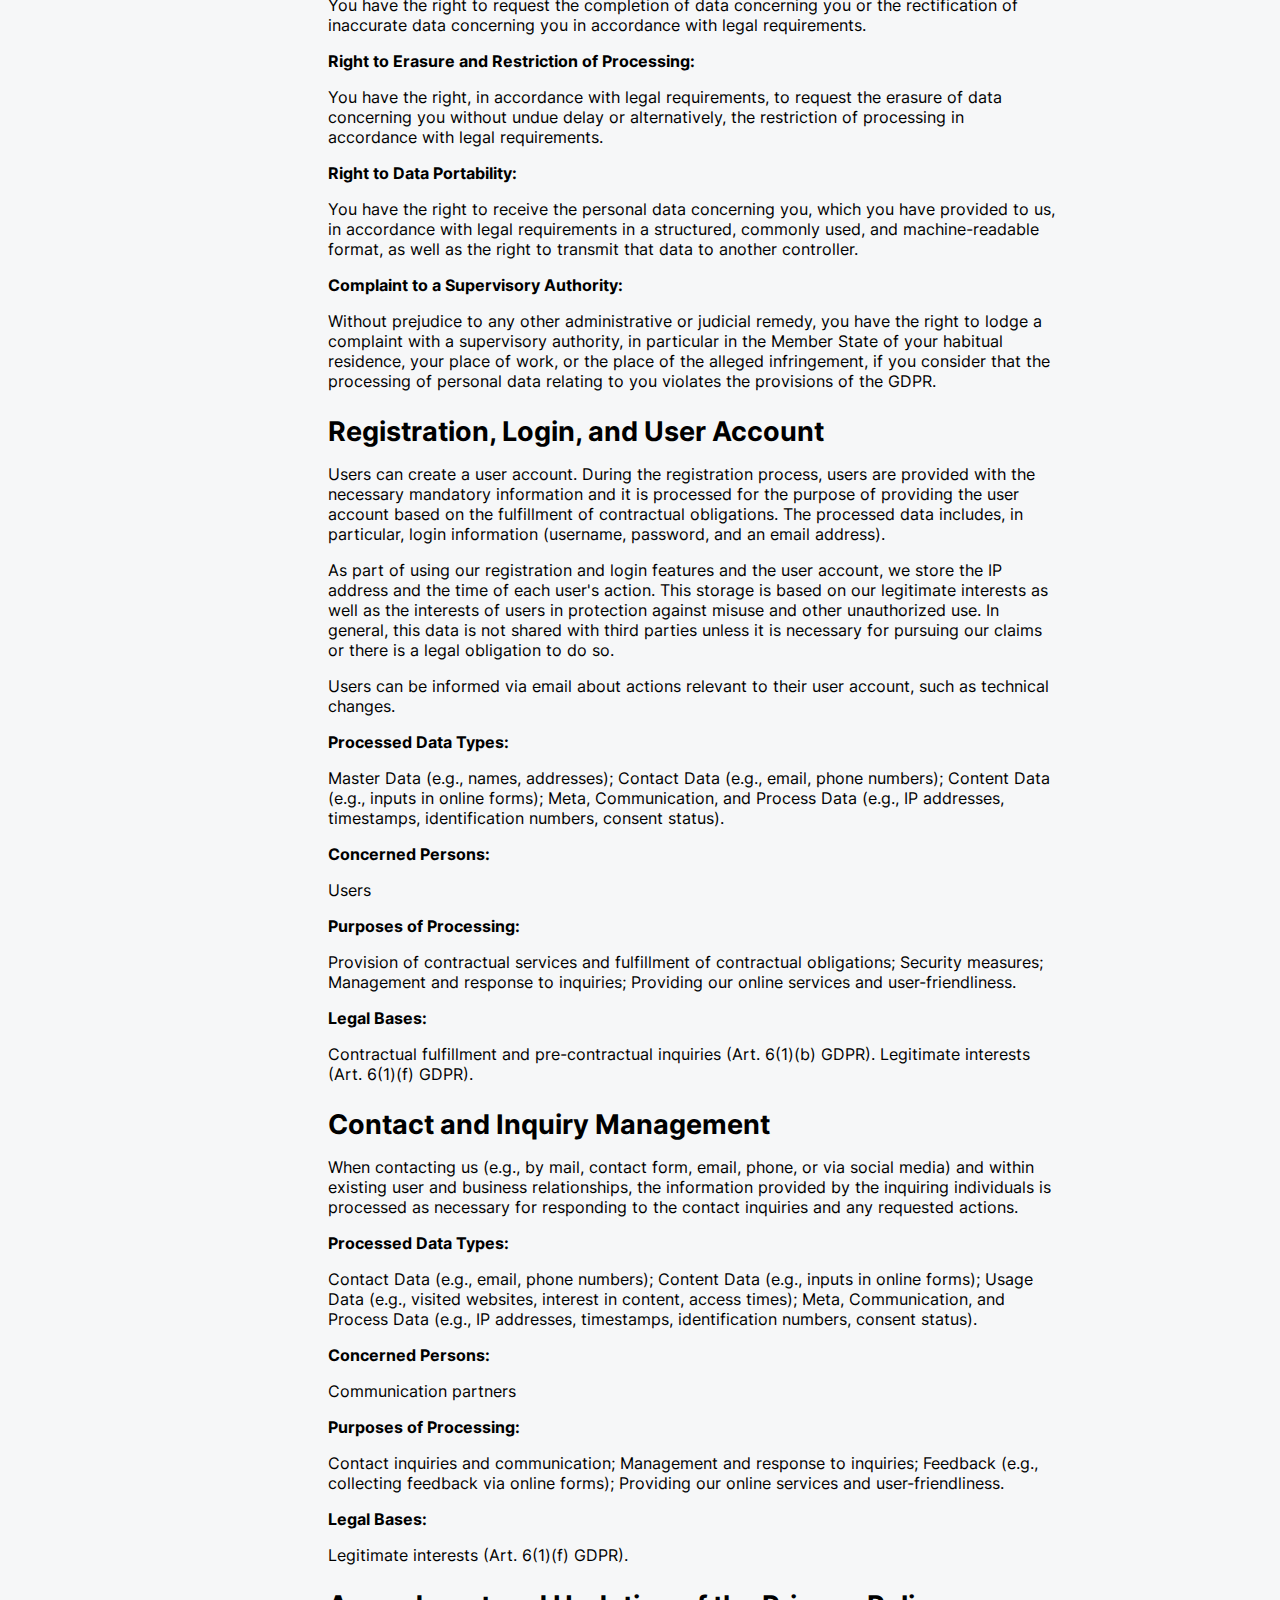
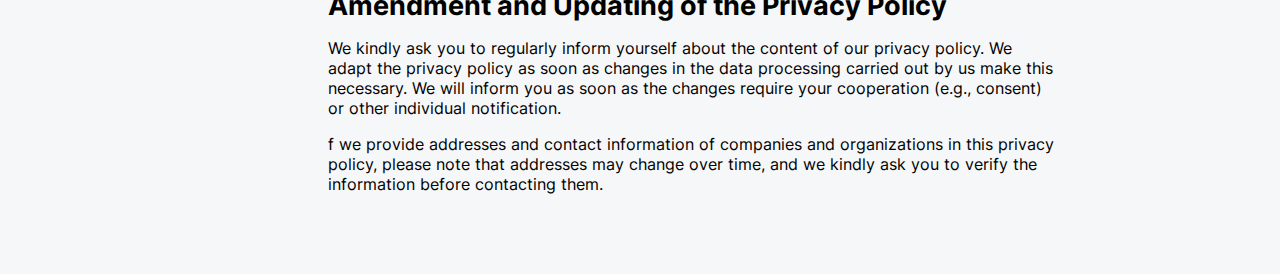
<file: privacy_policy.html>
<!DOCTYPE html>
<html lang="en">
  <head>
    <meta charset="UTF-8" />
    <meta name="viewport" content="width=device-width, initial-scale=1.0" />
    <link rel="stylesheet" href="css/fonts.css" />
    <link rel="stylesheet" href="css/root.css" />
    <link rel="stylesheet" href="css/style.css" />
    <link rel="stylesheet" href="css/media_queries.css" />
    <link rel="stylesheet" href="css/mandatory.css" />
    <script defer src="js/data-storage.js"></script>
    <script defer src="js/main.js"></script>
    <link rel="icon" type="image/png" href="assets/img/logo/favicon.png" />
    <title>join - Privacy Policy</title>
  </head>

  <body onload="initInfoPage()">
    <div
      id="frame"
      class="header-template"
      w3-include-html="templates/desktop_frame.html"
    ></div>
    <!-- individual content -->
    <section class="privacy-section">
      <div class="mandatory-container">
        <div class="section-heading">
          <h1>Privacy Policy</h1>
        </div>

        <h2>Preamble</h2>
        <p>
          With the following privacy policy, we aim to inform you about the
          types of your personal data (hereinafter referred to as "data") that
          we process, for what purposes, and to what extent. This privacy policy
          applies to all processing of personal data carried out by us, both in
          the provision of our services and, in particular, on our websites, in
          mobile applications, as well as in external online presences, such as
          our social media profiles (hereinafter collectively referred to as the
          "online offering"). The terms used are not gender-specific.
        </p>
        <br />
        <p>Date: July 26, 2023</p>
        <br />
        <h2>Content Overview</h2>
        <ul class="privacy-list">
          <li><a class="accentuated" href="#bp-01">Controller</a></li>
          <li>
            <a class="accentuated" href="#bp-02">Overview of Processing</a>
          </li>
          <li>
            <a class="accentuated" href="#bp-03">Applicable Legal Bases</a>
          </li>
          <li><a class="accentuated" href="#bp-04">Security Measures</a></li>
          <li>
            <a class="accentuated" href="#bp-05">Rights of Data Subjects</a>
          </li>
          <li>
            <a class="accentuated" href="#bp-06"
              >Registration, Login, and User Account</a
            >
          </li>
          <li>
            <a class="accentuated" href="#bp-07"
              >Contact and Inquiry Management</a
            >
          </li>
          <li>
            <a class="accentuated" href="#bp-08"
              >Amendment and Updating of the Privacy Policy</a
            >
          </li>
        </ul>
        <br />

        <h2 id="bp-01">Controller</h2>
        <p>Amalia Konstantinidou | Cem Cinar | Michael Buschmann</p>
        <p>Join-Straße 18</p>
        <p>01099 Dresden</p>
        <p>
          Email:
          <a class="accentuated" href="mailto:join42@web.de">join42@web.de</a>
        </p>
        <p>Phone: 01-23456-789</p>
        <br />
        <h2 id="bp-02">Overview of Processing</h2>
        <p>
          The following overview summarizes the types of data processed and the
          purposes of their processing and refers to the data subjects.
        </p>
        <br />
        <h3>Types of Processed Data</h3>
        <ul>
          <li>Contact data</li>
          <li>Content data</li>
        </ul>
        <h3>Categories of Data Subjects</h3>
        <ul>
          <li>Users</li>
        </ul>
        <h3>Purposes of Processing</h3>
        <ul>
          <li>Security measures</li>
          <li>Management and response to inquiries</li>
        </ul>
        <br />

        <h2 id="bp-03">Applicable Legal Bases</h2>
        <p>
          Below, you will find an overview of the legal bases of the GDPR on
          which we process personal data. Please note that, in addition to the
          provisions of the GDPR, national data protection regulations in your
          or our country of residence or establishment may apply. Furthermore,
          if specific legal bases are applicable in individual cases, we will
          inform you of these in the privacy policy.
        </p>
        <h4>Consent (Art. 6(1)(a) GDPR)</h4>
        <p>
          The data subject has given consent to the processing of their personal
          data for one or more specific purposes.
        </p>

        <h4>Legitimate Interests (Art. 6(1)(f) GDPR)</h4>
        <p>
          Processing is necessary to protect the legitimate interests of the
          controller or a third party, except where such interests are
          overridden by the interests or fundamental rights and freedoms of the
          data subject requiring the protection of personal data.
        </p>
        <h4>National Data Protection Regulations in Germany:</h4>
        <p>
          In addition to the data protection regulations of the GDPR, there are
          national data protection regulations in Germany. This includes, in
          particular, the Law for the Protection against Misuse of Personal Data
          in Data Processing (Bundesdatenschutzgesetz - BDSG). The BDSG contains
          specific provisions regarding the right to information, the right to
          deletion, the right to object, the processing of special categories of
          personal data, processing for other purposes, and transmission, as
          well as automated decision-making on an individual basis, including
          profiling. Furthermore, state data protection laws of individual
          federal states may also apply.
        </p>
        <h4>
          Reference to the Applicability of GDPR and Swiss Data Protection Act:
        </h4>
        <p>
          These data protection notices serve both to provide information in
          accordance with the Swiss Federal Act on Data Protection (Schweizer
          DSG) and the General Data Protection Regulation (GDPR). For this
          reason, please note that, for the sake of broader spatial
          applicability and understanding, the terms of the GDPR are used. In
          particular, the terms "processing" of "personal data," "legitimate
          interest," and "special categories of data" as used in the GDPR are
          used instead of the terms used in the Swiss DSG. However, the legal
          meaning of these terms is determined within the scope of the Swiss
          DSG's applicability in accordance with the Swiss DSG.
        </p>

        <h2 id="bp-04">Security Measures</h2>
        <p>
          According to legal requirements and considering the state of the art,
          implementation costs, the nature, scope, context, and purposes of
          processing, as well as the varying likelihood and severity of risks to
          the rights and freedoms of natural persons, we implement suitable
          technical and organizational measures to ensure a level of protection
          appropriate to the risk.
        </p>
        <p>
          These measures include, in particular, securing the confidentiality,
          integrity, and availability of data by controlling physical and
          electronic access to the data, as well as related access, input,
          disclosure, availability, and separation. Additionally, we have
          established procedures to ensure the exercise of data subject rights,
          data deletion, and responses to data breaches. Furthermore, we
          consider data protection during the development or selection of
          hardware, software, and processes, following the principles of data
          protection by design and by default.
        </p>
        <h2 id="bp-05">Rights of Data Subjects</h2>
        <p>
          Rights of Data Subjects under the GDPR: You, as data subjects, have
          various rights under the GDPR, particularly arising from Articles 15
          to 21 of the GDPR:
        </p>
        <h4>Right to Object:</h4>
        <p>
          You have the right to object at any time, on grounds relating to your
          particular situation, to the processing of personal data concerning
          you which is based on Article 6(1)(e) or (f) GDPR, including profiling
          based on those provisions. If personal data concerning you is
          processed for direct marketing purposes, you have the right to object
          at any time to the processing of personal data concerning you for such
          marketing, including profiling to the extent that it is related to
          such direct marketing.
        </p>

        <h4>Right to Withdraw Consent:</h4>
        <p>You have the right to withdraw your consent at any time.</p>

        <h4>Right to Information:</h4>
        <p>
          You have the right to request confirmation of whether data concerning
          you is being processed, as well as information about this data and a
          copy of the data in accordance with legal requirements.
        </p>

        <h4>Right to Rectification:</h4>
        <p>
          You have the right to request the completion of data concerning you or
          the rectification of inaccurate data concerning you in accordance with
          legal requirements.
        </p>

        <h4>Right to Erasure and Restriction of Processing:</h4>
        <p>
          You have the right, in accordance with legal requirements, to request
          the erasure of data concerning you without undue delay or
          alternatively, the restriction of processing in accordance with legal
          requirements.
        </p>

        <h4>Right to Data Portability:</h4>
        <p>
          You have the right to receive the personal data concerning you, which
          you have provided to us, in accordance with legal requirements in a
          structured, commonly used, and machine-readable format, as well as the
          right to transmit that data to another controller.
        </p>

        <h4>Complaint to a Supervisory Authority:</h4>
        <p>
          Without prejudice to any other administrative or judicial remedy, you
          have the right to lodge a complaint with a supervisory authority, in
          particular in the Member State of your habitual residence, your place
          of work, or the place of the alleged infringement, if you consider
          that the processing of personal data relating to you violates the
          provisions of the GDPR.
        </p>
        <h2 id="bp-06">Registration, Login, and User Account</h2>
        <p>
          Users can create a user account. During the registration process,
          users are provided with the necessary mandatory information and it is
          processed for the purpose of providing the user account based on the
          fulfillment of contractual obligations. The processed data includes,
          in particular, login information (username, password, and an email
          address).
        </p>
        <p>
          As part of using our registration and login features and the user
          account, we store the IP address and the time of each user's action.
          This storage is based on our legitimate interests as well as the
          interests of users in protection against misuse and other unauthorized
          use. In general, this data is not shared with third parties unless it
          is necessary for pursuing our claims or there is a legal obligation to
          do so.
        </p>
        <p>
          Users can be informed via email about actions relevant to their user
          account, such as technical changes.
        </p>
        <h4>Processed Data Types:</h4>
        <p>
          Master Data (e.g., names, addresses); Contact Data (e.g., email, phone
          numbers); Content Data (e.g., inputs in online forms); Meta,
          Communication, and Process Data (e.g., IP addresses, timestamps,
          identification numbers, consent status).
        </p>
        <h4>Concerned Persons:</h4>
        <p>Users</p>
        <h4>Purposes of Processing:</h4>
        <p>
          Provision of contractual services and fulfillment of contractual
          obligations; Security measures; Management and response to inquiries;
          Providing our online services and user-friendliness.
        </p>
        <h4>Legal Bases:</h4>
        <p>
          Contractual fulfillment and pre-contractual inquiries (Art. 6(1)(b)
          GDPR). Legitimate interests (Art. 6(1)(f) GDPR).
        </p>
        <h2 id="bp-07">Contact and Inquiry Management</h2>
        <p>
          When contacting us (e.g., by mail, contact form, email, phone, or via
          social media) and within existing user and business relationships, the
          information provided by the inquiring individuals is processed as
          necessary for responding to the contact inquiries and any requested
          actions.
        </p>
        <h4>Processed Data Types:</h4>
        <p>
          Contact Data (e.g., email, phone numbers); Content Data (e.g., inputs
          in online forms); Usage Data (e.g., visited websites, interest in
          content, access times); Meta, Communication, and Process Data (e.g.,
          IP addresses, timestamps, identification numbers, consent status).
        </p>
        <h4>Concerned Persons:</h4>
        <p>Communication partners</p>
        <h4>Purposes of Processing:</h4>
        <p>
          Contact inquiries and communication; Management and response to
          inquiries; Feedback (e.g., collecting feedback via online forms);
          Providing our online services and user-friendliness.
        </p>
        <h4>Legal Bases:</h4>
        <p>Legitimate interests (Art. 6(1)(f) GDPR).</p>
        <h2 id="bp-08">Amendment and Updating of the Privacy Policy</h2>
        <p>
          We kindly ask you to regularly inform yourself about the content of
          our privacy policy. We adapt the privacy policy as soon as changes in
          the data processing carried out by us make this necessary. We will
          inform you as soon as the changes require your cooperation (e.g.,
          consent) or other individual notification.
        </p>
        <p>
          f we provide addresses and contact information of companies and
          organizations in this privacy policy, please note that addresses may
          change over time, and we kindly ask you to verify the information
          before contacting them.
        </p>
      </div>
    </section>
  </body>
</html>
</file>
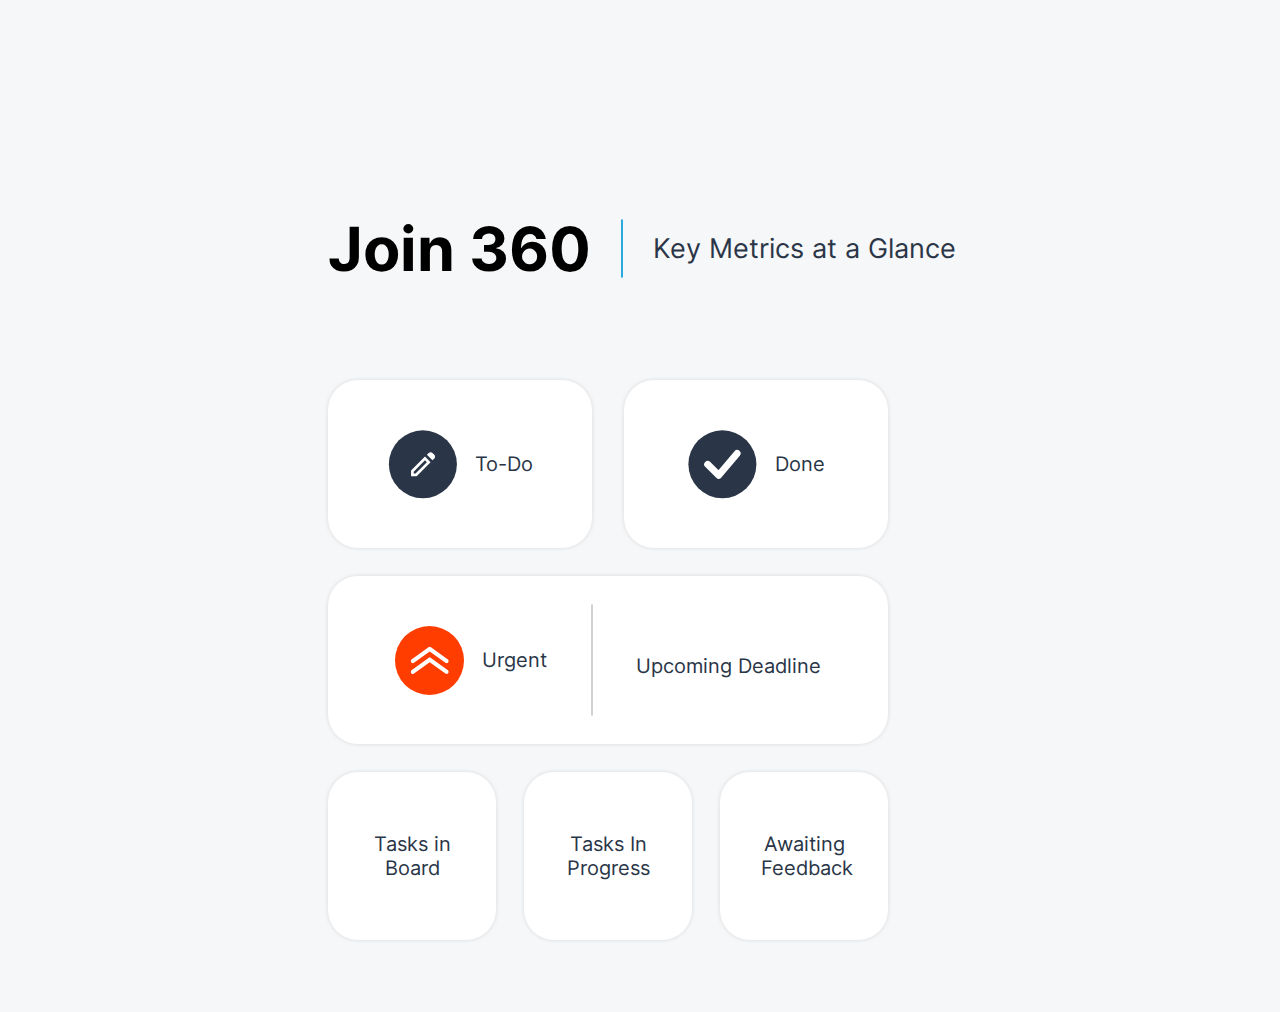
<file: summary.html>
<!DOCTYPE html>
<html lang="en">
	<head>
		<meta charset="UTF-8" />
		<meta name="viewport" content="width=device-width, initial-scale=1.0" />
		<link rel="stylesheet" href="css/fonts.css" />
		<link rel="stylesheet" href="css/root.css" />
		<link rel="stylesheet" href="css/style.css" />
		<link rel="stylesheet" href="css/media_queries.css" />
		<link rel="stylesheet" href="css/summary.css" />
		<script defer src="js/data-storage.js"></script>
		<script defer src="js/registry.js"></script>
		<script defer src="js/main.js"></script>

		<script defer src="js/summary.js"></script>
		<title>join - Summary</title>
		<link rel="icon" type="image/png" href="assets/img/logo/favicon.png" />
	</head>

	<body onload="initPage(); initSummary()">
		<div
			id="frame"
			class="header-template"
			w3-include-html="templates/desktop_frame.html"></div>

		<section class="summary-section">
			<div class="summary-section--heading">
				<h1>Join 360</h1>
				<div class="vert-spacer"></div>
				<p>Key Metrics at a Glance</p>
			</div>
			<div class="summary-container">
				<div class="summary-box">
					<!-- Top part -->
					<div class="top-part">
						<a href="/board.html">
							<div class="half-box">
								<div class="todo-tab">
									<div class="todo-symbol"></div>
									<div class="todo-counter">
										<span id="todo-counter">
											<!-- populated by JS -->
										</span>
										<p>To-Do</p>
									</div>
								</div>
							</div>
						</a>

						<a href="/board.html">
							<div class="half-box">
								<div class="done-tab">
									<div class="done-symbol"></div>
									<div class="done-counter">
										<span id="done-counter">
											<!-- populated by JS -->
										</span>
										<p>Done</p>
									</div>
								</div>
							</div>
						</a>
					</div>
					<!-- Middle part -->
					<a href="/board.html">
						<div class="middle-part">
							<div class="full-box">
								<div class="urgency-tab">
									<div class="urgency-symbol"></div>
									<div class="urgency-counter">
										<span id="urgency-counter">
											<!-- populated by JS -->
										</span>
										<p>Urgent</p>
									</div>
								</div>

								<div class="vert-spacer-gray"></div>

								<div class="due-date">
									<span id="due-date">
										<!-- populated by JS -->
									</span>
									<p>Upcoming Deadline</p>
								</div>
							</div>
						</div>
					</a>
					<!-- Bottom part -->

					<div class="bottom-part">
						<a href="/board.html">
							<div class="onethird-box">
								<div class="task-counter">
									<span id="task-counter">
										<!-- populated by JS -->
									</span>
									<p>Tasks in Board</p>
								</div>
							</div>
						</a>

						<a href="/board.html">
							<div class="onethird-box">
								<div class="progress-counter">
									<span id="progress-counter">
										<!-- populated by JS -->
									</span>
									<p>Tasks In Progress</p>
								</div>
							</div>
						</a>

						<a href="/board.html">
							<div class="onethird-box">
								<div class="fb-counter">
									<span id="fb-counter">
										<!-- populated by JS -->
									</span>
									<p>Awaiting Feedback</p>
								</div>
							</div>
						</a>
					</div>
				</div>

				<div id="greeting" class="personal-greeting">
					<span id="daytime">
						<!-- populated by JS -->
					</span>
					<br />
					<span id="sum-username" class="accentuated">
						<!-- populated by JS -->
					</span>
				</div>
			</div>
		</section>
	</body>
</html>
</file>
<file: css/fonts.css>
/* inter-100 - latin */
@font-face {
  font-display: swap; /* Check https://developer.mozilla.org/en-US/docs/Web/CSS/@font-face/font-display for other options. */
  font-family: 'Inter';
  font-style: normal;
  font-weight: 100;
  src: url('/assets/fonts/inter-v13-latin-100.woff2') format('woff2'); /* Chrome 36+, Opera 23+, Firefox 39+, Safari 12+, iOS 10+ */
}
/* inter-200 - latin */
@font-face {
  font-display: swap; /* Check https://developer.mozilla.org/en-US/docs/Web/CSS/@font-face/font-display for other options. */
  font-family: 'Inter';
  font-style: normal;
  font-weight: 200;
  src: url('/assets/fonts/inter-v13-latin-200.woff2') format('woff2'); /* Chrome 36+, Opera 23+, Firefox 39+, Safari 12+, iOS 10+ */
}
/* inter-300 - latin */
@font-face {
  font-display: swap; /* Check https://developer.mozilla.org/en-US/docs/Web/CSS/@font-face/font-display for other options. */
  font-family: 'Inter';
  font-style: normal;
  font-weight: 300;
  src: url('/assets/fonts/inter-v13-latin-300.woff2') format('woff2'); /* Chrome 36+, Opera 23+, Firefox 39+, Safari 12+, iOS 10+ */
}
/* inter-regular - latin */
@font-face {
  font-display: swap; /* Check https://developer.mozilla.org/en-US/docs/Web/CSS/@font-face/font-display for other options. */
  font-family: 'Inter';
  font-style: normal;
  font-weight: 400;
  src: url('/assets/fonts/inter-v13-latin-regular.woff2') format('woff2'); /* Chrome 36+, Opera 23+, Firefox 39+, Safari 12+, iOS 10+ */
}
/* inter-500 - latin */
@font-face {
  font-display: swap; /* Check https://developer.mozilla.org/en-US/docs/Web/CSS/@font-face/font-display for other options. */
  font-family: 'Inter';
  font-style: normal;
  font-weight: 500;
  src: url('/assets/fonts/inter-v13-latin-500.woff2') format('woff2'); /* Chrome 36+, Opera 23+, Firefox 39+, Safari 12+, iOS 10+ */
}
/* inter-600 - latin */
@font-face {
  font-display: swap; /* Check https://developer.mozilla.org/en-US/docs/Web/CSS/@font-face/font-display for other options. */
  font-family: 'Inter';
  font-style: normal;
  font-weight: 600;
  src: url('/assets/fonts/inter-v13-latin-600.woff2') format('woff2'); /* Chrome 36+, Opera 23+, Firefox 39+, Safari 12+, iOS 10+ */
}
/* inter-700 - latin */
@font-face {
  font-display: swap; /* Check https://developer.mozilla.org/en-US/docs/Web/CSS/@font-face/font-display for other options. */
  font-family: 'Inter';
  font-style: normal;
  font-weight: 700;
  src: url('/assets/fonts/inter-v13-latin-700.woff2') format('woff2'); /* Chrome 36+, Opera 23+, Firefox 39+, Safari 12+, iOS 10+ */
}
/* inter-800 - latin */
@font-face {
  font-display: swap; /* Check https://developer.mozilla.org/en-US/docs/Web/CSS/@font-face/font-display for other options. */
  font-family: 'Inter';
  font-style: normal;
  font-weight: 800;
  src: url('/assets/fonts/inter-v13-latin-800.woff2') format('woff2'); /* Chrome 36+, Opera 23+, Firefox 39+, Safari 12+, iOS 10+ */
}
/* inter-900 - latin */
@font-face {
  font-display: swap; /* Check https://developer.mozilla.org/en-US/docs/Web/CSS/@font-face/font-display for other options. */
  font-family: 'Inter';
  font-style: normal;
  font-weight: 900;
  src: url('/assets/fonts/inter-v13-latin-900.woff2') format('woff2'); /* Chrome 36+, Opera 23+, Firefox 39+, Safari 12+, iOS 10+ */
}
</file>
<file: css/root.css>
:root {
	--site-bg: #f6f7f8;
	--primary: #2a3647;
	--secondary: #091931;
	--accent: #29abe2;
	--black: #000;
	--white: #fff;
	--nav-link-hvr: #2a3d59;
	--nav-link-act: #091931;
	--checkbox-hvr: #edf2fa;
	--btn-shdw-td: 0px 0px 4px 0px rgba(0, 0, 0, 0.125);
	--btn-shdw-ttb: 0px 4px 4px 0px rgba(0, 0, 0, 0.25);
	--header-shdw-ttb: 0px 4px 4px 0px rgba(0, 0, 0, 0.1);
	--qm-grey: #a8a8a8;
	--icon-grey: #cdcdcd;
	--no-task-bg: #a8a8a8;
	--description-height: 7.5rem;
	--border-color: #d1d1d1;
	--form-active-border: 1px solid #29abe2;
	--form-fail-border: 1px solid #ff8190;
	--form-fail-txt-col: #ff8190;
	--contact-ma: #007cee;
	--contact-hvr: linear-gradient(180deg, #f9f9f9 0%, #f0f0f0 100%);
	--profile-hvr: rgba(12, 46, 98, 0.1);
	--urgent: #ff3d00;
	--medium: #ffa800;
	--low: #7ae229;
	--small-br: 0.625rem;
	--med-br: 1.5rem;
	--big-br: 1.875rem;
	--small-menu-br: 1.25rem 0rem 1.25rem 1.25rem;
	--f-width: 100%;
	--f-height: 3rem;
	--f-width-small: 100%;
	--f-height-small: 1.5rem;
	--margin-bottom-m: 1.5rem;
	--margin-bottom-s: 1rem;
	--margin-bottom-xs: 0.5rem;
}
</file>
<file: css/style.css>
* {
	box-sizing: border-box;
}

html {
	scroll-behavior: smooth;
}

.d-none {
	display: none !important;
}

.hidden {
	visibility: hidden !important;
}

.no-outside-scroll {
	overflow: hidden !important;
}

body {
	display: flex;
	flex-direction: column;
	align-items: flex-start;
	justify-content: flex-start;
	min-height: 100vh;
	width: 100vw;
	margin: 0 auto 0 0;
	padding: 0;
	background: var(--site-bg);
	font-family: 'Inter', sans-serif;
}

body::-webkit-scrollbar {
	width: 0em;
}

body::-webkit-scrollbar-thumb {
	background-color: transparent;
}

#loom-companion-mv3 {
	display: none;
}

a {
	text-decoration: none !important;
	cursor: pointer;
	color: inherit;
}

button {
	cursor: pointer;
}

h1 {
	font-size: 3.8125rem;
	font-weight: 700;
	margin: 0 0 2rem;
}

h2 {
	font-size: 1.6875rem;
	font-weight: 700;
	margin: 1.5rem 0 1rem;
}

h3 {
	font-size: 1.25rem;
	font-weight: 700;
	margin: 0;
	padding: 0.25rem 0 0;
}

h4 {
	margin: 1rem 0 0;
}

textarea {
	resize: none;
}

section {
	width: calc(100% - 14.5rem);
	/* max-width: calc(90rem - 14.5rem); */
	min-height: calc(100vh - 6rem);
	/* max-height: fit-content; */
	margin: 6rem 0 0 14.5rem;
	padding: 6.85rem 6rem 4rem 6rem;
	background: var(--site-bg);
}

.accentuated {
	color: var(--accent) !important;
}

/* ################ */
/* -----HEADER----- */
/* ################ */

#frame {
	width: 100%;
	/* max-width: 90rem; */
	margin: 0 auto 0 0;
}

header {
	position: fixed;
	display: flex;
	justify-content: space-between;
	align-items: center;
	width: 100vw;
	/* max-width: 90rem; */
	height: 6rem;
	min-width: 20rem;
	margin: 0 auto;
	padding: 1.25rem 2.5rem 1.25rem 21.75rem;
	background-color: #fff;
	box-shadow: var(--header-shdw-ttb);
	z-index: 99;
}

.top-bar {
	display: flex;
	justify-content: space-between;
	align-items: center;
	width: 100%;
}

.top-bar p {
	color: #000;
	font-size: 1.25rem;
	font-weight: 400;
	line-height: 120%;
	cursor: default;
}

.corner-icons {
	display: flex;
	align-items: center;
	gap: 1rem;
}

.mobile-header-logo {
	display: none;
}

.user-profile {
	display: flex;
	width: clamp(2.5rem, 0.893vw + 2.214rem, 3.5rem);
	height: clamp(2.5rem, 0.893vw + 2.214rem, 3.5rem);
	justify-content: center;
	align-items: center;
	border: solid 3px var(--primary);
	border-radius: 50%;
	cursor: pointer;
}

.user-profile:hover {
	background-color: var(--profile-hvr);
}

#user-initials {
	font-size: 1rem;
	font-weight: 700;
	color: var(--accent);
	cursor: pointer;
}

.help {
	width: 2rem;
	aspect-ratio: 1 / 1;
	cursor: pointer;
	background-image: url(/assets/img/icons/general/gray/q_mark.svg);
	background-size: contain;
	margin-left: 2rem;
}

.help:hover {
	background-image: url(/assets/img/icons/general/gray/q_mark_hover.svg);
}

.quickmenu {
	position: absolute;
	top: 6rem;
	right: 1rem;
	display: flex;
	flex-direction: column;
	align-items: flex-start;
	padding: 0.625rem;
	border-radius: var(--small-menu-br);
	background-color: var(--primary);
	box-shadow: var(--btn-shdw-td);
}

.quickmenu a:first-of-type {
	display: none;
}

.quickmenu > a {
	display: flex;
	width: 100%;
	height: 2.875rem;
	padding: 0.5rem 1rem;
	align-items: center;
	gap: 0.5rem;
	border-radius: 0.5rem;
	color: #cdcdcd;
	font-size: 1rem;
	font-weight: 400;
	line-height: 120%;
}

.quickmenu > a:hover {
	background-color: var(--nav-link-hvr);
}

@keyframes qmOn {
	from {
		opacity: 0;
	}
	to {
		opacity: 1;
	}
}

@keyframes qmOff {
	from {
		opacity: 1;
	}
	to {
		opacity: 0;
	}
}

.qm-on {
	animation: qmOn 0.125s ease-in forwards;
}

.qm-off {
	animation: qmOff 0.125s ease-in forwards;
}

/* ############### */
/* -----ASIDE----- */
/* ############### */

aside {
	position: fixed;
	display: flex;
	flex-direction: column;
	width: 14.5rem;
	height: 100vh;
	padding: 4rem 0rem;
	justify-content: space-between;
	align-items: center;
	top: 0;
	background-color: var(--primary);
	z-index: 111;
}

#logo img {
	width: 6.25rem;
	object-fit: contain;
}

nav#side-nav {
	display: flex;
	flex-direction: column;
	gap: 0.95rem;
	justify-content: flex-start;
	width: 100%;
	margin: 0 auto;
}

nav#side-nav > a {
	display: flex;
	align-items: center;
	gap: 0.5rem;
	width: 100%;
	height: 2.875rem;
	padding: 0.5rem 3.5rem;
	color: var(--icon-grey);
	font-weight: 400;
	font-size: 1rem;
	line-height: 120%;
	cursor: pointer;
}

nav#side-nav > a > p {
	margin: 0.125rem 0 0;
}

nav#side-nav > a:hover {
	color: #fff;
	background-color: var(--nav-link-hvr);
}

nav#side-nav > a:active {
	color: #fff;
	background-color: var(--nav-link-act);
}

.visited {
	color: #fff;
	background-color: var(--nav-link-act);
}

.summary-icon {
	width: 1.875rem;
	height: 1.875rem;
	background-image: url(/assets/img/icons/general/gray/summary-gray.svg);
}

.nav-summary:hover .summary-icon {
	background-image: url(/assets/img/icons/general/white/summary-white.svg);
}

.add-task-icon {
	width: 1.875rem;
	height: 1.875rem;
	background-image: url(/assets/img/icons/general/gray/add_task-gray.svg);
}

.nav-add-task:hover .add-task-icon {
	background-image: url(/assets/img/icons/general/white/add_task-white.svg);
}

.board-icon {
	width: 1.875rem;
	height: 1.875rem;
	background-image: url(/assets/img/icons/general/gray/board-gray.svg);
}

.nav-board:hover .board-icon {
	background-image: url(/assets/img/icons/general/white/board-white.svg);
}

.contacts-icon {
	width: 1.875rem;
	height: 1.875rem;
	background-image: url(/assets/img/icons/general/gray/contacts-gray.svg);
}

.nav-contacts:hover .contacts-icon {
	background-image: url(/assets/img/icons/general/white/contacts-white.svg);
}

.visited {
	color: #fff !important;
	background-color: var(--nav-link-act);
}

.visited .summary-icon {
	background-image: url(/assets/img/icons/general/white/summary-white.svg);
}

.visited .add-task-icon {
	background-image: url(/assets/img/icons/general/white/add_task-white.svg);
}

.visited .board-icon {
	background-image: url(/assets/img/icons/general/white/board-white.svg);
}

.visited .contacts-icon {
	background-image: url(/assets/img/icons/general/white/contacts-white.svg);
}

.pp-ln {
	display: flex;
	flex-direction: column;
	text-align: center;
	width: 100%;
	color: #cdcdcd;
}

.pp-ln a {
	text-decoration: none;
	color: var(--no-task-bg);
	padding: 0.625rem 0;
}

.pp-ln a:hover {
	text-decoration: none;
	color: var(--accent);
}

.pp-ln a:active {
	text-decoration: none;
	color: var(--accent);
	background-color: var(--nav-link-act);
}

/* ################ */
/* -----FOOTER----- */
/* ################ */

footer {
	position: fixed;
	/* top: calc(100% - 5rem); */
	bottom: 0;
	display: none;
	justify-content: center;
	align-items: center;
	width: 100%;
	height: 5rem;
	background: var(--primary);
	box-shadow: 0px 0px 4px 0px rgba(0, 0, 0, 0.1);
	z-index: 99;
}

#mobile-nav {
	display: flex;
	max-width: 37rem;
	width: 100%;
	height: 100%;
	padding: 0.125rem 0.875rem;
	justify-content: space-between;
	align-items: center;
}

#mobile-nav > a {
	display: flex;
	flex-direction: column;
	justify-content: center;
	align-items: center;
	gap: 0.625rem;
	width: 5rem;
	height: 4.75rem;
	padding: 0.5rem 0.0625rem;
	flex-shrink: 0;
	color: #cdcdcd;
	font-size: 0.875rem;
	line-height: 120%;
	border-radius: 1rem;
}

#mobile-nav > a:active {
	background: #091931;
	color: #fff;
}

#mobile-nav > a > p {
	margin: 0;
}

.mobile-summary-icon,
.mobile-add-task-icon,
.mobile-board-icon,
.mobile-contacts-icon {
	width: 1.5rem;
	height: 1.5rem;
}

.mobile-summary-icon {
	background-image: url(/assets/img/icons/general/gray/summary-gray.svg);
	background-size: cover;
}

.mobile-summary-icon:active {
	background-image: url(/assets/img/icons/general/white/summary-white.svg);
}

.mobile-add-task-icon {
	background-image: url(/assets/img/icons/general/gray/add_task-gray.svg);
	background-size: cover;
}

.mobile-add-task-icon:active {
	background-image: url(/assets/img/icons/general/white/add-white.svg);
}

.mobile-board-icon {
	background-image: url(/assets/img/icons/general/gray/board-gray.svg);
	background-size: cover;
}

.mobile-board-icon:active {
	background-image: url(/assets/img/icons/general/white/board-white.svg);
}

.mobile-contacts-icon {
	background-image: url(/assets/img/icons/general/gray/contacts-gray.svg);
	background-size: cover;
}

.mobile-contacts-icon:active {
	background-image: url(/assets/img/icons/general/white/contacts-white.svg);
}

.visited .mobile-summary-icon {
	background-image: url(/assets/img/icons/general/white/summary-white.svg);
}

.visited .mobile-add-task-icon {
	background-image: url(/assets/img/icons/general/white/add_task-white.svg);
}

.visited .mobile-board-icon {
	background-image: url(/assets/img/icons/general/white/board-white.svg);
}

.visited .mobile-contacts-icon {
	background-image: url(/assets/img/icons/general/white/contacts-white.svg);
}

#mobile-legal-link.visited,
#mobile-privacy-link.visited {
	color: #fff !important;
	background-color: unset !important;
}

#mobile-legal-link:active,
#mobile-privacy-link:active {
	color: var(--accent) !important;
	background-color: unset !important;
}

.shake {
	-webkit-animation: horizontalshake 0.8s
		cubic-bezier(0.455, 0.03, 0.515, 0.955) both;
	animation: horizontalshake 0.8s cubic-bezier(0.455, 0.03, 0.515, 0.955) both;
}

@-webkit-keyframes horizontalshake {
	0%,
	100% {
		-webkit-transform: translateX(0);
		transform: translateX(0);
	}
	10%,
	30%,
	50%,
	70% {
		-webkit-transform: translateX(-10px);
		transform: translateX(-10px);
	}
	20%,
	40%,
	60% {
		-webkit-transform: translateX(10px);
		transform: translateX(10px);
	}
	80% {
		-webkit-transform: translateX(8px);
		transform: translateX(8px);
	}
	90% {
		-webkit-transform: translateX(-8px);
		transform: translateX(-8px);
	}
}
@keyframes shake-horizontal {
	0%,
	100% {
		-webkit-transform: translateX(0);
		transform: translateX(0);
	}
	10%,
	30%,
	50%,
	70% {
		-webkit-transform: translateX(-10px);
		transform: translateX(-10px);
	}
	20%,
	40%,
	60% {
		-webkit-transform: translateX(10px);
		transform: translateX(10px);
	}
	80% {
		-webkit-transform: translateX(8px);
		transform: translateX(8px);
	}
	90% {
		-webkit-transform: translateX(-8px);
		transform: translateX(-8px);
	}
}
</file>
<file: css/media_queries.css>
@media ((width <= 920px)) {
	/* until 768px */
	aside {
		width: clamp(10rem, 47.368vw + -12.737rem, 14.5rem);
	}

	nav#side-nav > a {
		padding: 0.5rem clamp(1.25rem, 23.684vw + -10.118rem, 3.5rem);
	}
	header {
		padding: 1.25rem 2.5rem 1.25rem
			clamp(2.5rem, 98.718vw + -35.013rem, 21.75rem);
	}
}

@media (width <= 768px) {
	body {
		background-color: var(--site-bg);
	}
}

@media (width <= 607px) {
	section {
		margin-top: 5rem !important;
	}

	header {
		padding: 1.25rem 1rem;
		height: 5rem;
	}

	.quickmenu {
		top: 5rem;
	}
}

@media (width <= 472px) {
	.top-bar p {
		display: none;
	}

	.mobile-header-logo {
		display: block;
	}

	.hide-on-mobile {
		display: none;
	}

	.quickmenu {
		top: 5rem;
	}

	#mobile-nav > a {
		font-size: clamp(0.75rem, 1.316vw + 0.487rem, 0.875rem);
	}

	#mobile-nav > a {
		width: clamp(4.5rem, 5.263vw + 3.447rem, 5rem);
	}

	@keyframes qmOn {
		from {
			opacity: 0;
			transform: translateX(+115%);
		}
		to {
			opacity: 1;
			transform: translateX(0);
		}
	}

	@keyframes qmOff {
		from {
			opacity: 1;
			transform: translateX(0);
		}
		to {
			opacity: 0;
			transform: translateX(+115%);
		}
	}
}

@media (width <= 472px) {
	.user-profile {
		border: solid 2px var(--primary);
	}

	.quickmenu a:first-of-type {
		display: flex;
	}
}
</file>
<file: css/add_task.css>
/* ################# */
/* -----GENERAL----- */
/* ################# */

section.add_task-section {
	max-width: calc(90rem - 14.5rem);
}

input,
textarea,
select,
.category-option {
	font-size: 1.25rem;
	font-family: 'Inter';
}

input[type='checkbox'] {
	border: unset !important;
}

::placeholder {
	color: var(--border-color);
	font-size: 1.25rem;
	font-weight: 400;
}

input:hover,
select:hover,
textarea:hover,
button:hover {
	cursor: pointer;
}

input:focus,
textarea:focus,
select:focus {
	outline: none;
	border: var(--form-active-border);
}

img {
	cursor: pointer;
}

span {
	display: inline-flex;
	color: var(--primary);
	font-size: 1.25rem;
	font-weight: 400;
	line-height: 120%;
}

/* Chrome, Safari, Edge, Opera */
input::-webkit-calendar-picker-indicator {
	position: absolute;
	inset: 0;
	width: auto;
	height: auto;
	color: transparent;
	background: transparent;
}

/* Firefox */
input::-moz-calendar-picker-indicator {
	position: absolute;
	inset: 0;
	width: auto;
	height: auto;
	color: transparent;
	background: transparent;
}

.svg-separator img {
	cursor: default !important;
}

.main-container {
	display: flex;
	gap: clamp(1rem, 7.843vw + -4.059rem, 3rem);
	margin-bottom: 2rem;
}

.border-none {
	border: unset !important;
	border-radius: var(--small-br);
}

.btn-borders {
	border-radius: 0.625rem;
	border: 1px solid var(--primary);
	display: flex;
	align-items: center;
	justify-content: center;
	height: 3.5rem;
}

.block {
	display: block;
}

.field-width-height {
	width: var(--f-width);
	height: var(--f-height);
}

.input-borders {
	border-radius: 0.625rem;
	border: 1px solid var(--border-color);
	background: #fff;
}

.asterisk {
	color: var(--form-fail-txt-col);
}

.invalid {
	border: var(--form-fail-border) !important;
}

.left-column,
.right-column {
	display: flex;
	width: 100%;
	flex-direction: column;
	align-items: flex-start;
	gap: 2rem;
}

.title-cont,
.description-cont,
.assign-to-cont,
.date-cont,
.prio-cont,
.category-cont,
.subtask-cont {
	display: flex;
	flex-direction: column;
	width: 100%;
	gap: 0.5rem;
}

.select-contact,
.category,
.due-date,
.subtasks {
	display: flex;
	padding: 0.75rem 1.3125rem;
	justify-content: space-between;
	align-items: center;
}

/* ################### Title ################### */

.title--input {
	display: flex;
	padding: 0.75rem 1.3125rem;
	align-items: center;
	align-self: stretch;
}

/* ################### Description ################### */

.description {
	display: flex;
	height: 7.5rem;
	padding: 1.125rem 1rem;
	align-items: flex-start;
	gap: 0.625rem;
}

/* ################### Assigned to ################### */

.assigned-to {
	display: flex;
	padding: 0.75rem 1.3125rem;
	align-items: center;
	justify-content: space-between;
	margin-bottom: var(--margin-bottom-s);
}

.assigned-to.onfocus {
	border: var(--form-active-border) !important;
	border-bottom: unset !important;
}

.dropdown-content.onfocus {
	border: var(--form-active-border) !important;
	border-top: unset !important;
}

.dropdown-content.onfocus.invalid {
	border: var(--form-fail-border) !important;
	border-top: unset !important;
}

.single-contact,
.edit-single-contact {
	display: flex;
	width: 100%;
	align-items: center;
	padding: 0.5rem 1rem;
	font-size: 1.25rem;
	margin-bottom: 2px;
	cursor: pointer;
}

.single-contact:hover {
	background-color: #eaeaea;
	border-radius: 0.625rem;
}

.checked-assigned-to:hover {
	background-color: var(--secondary);
}

.checked-assigned-to {
	background-color: var(--primary);
	color: white;
	border-radius: 0.625rem;
}

#initialsOfAssigned {
	display: flex;
	gap: 0.5rem;
	flex-wrap: wrap;
}

.initialsCyrcle {
	border-radius: 50%;
	width: 2.625rem;
	height: 2.625rem;
	display: flex;
	flex-shrink: 0;
	align-items: center;
	justify-content: center;
	font-size: 0.75rem;
	color: white;
	outline: solid 2px #fff;
	box-shadow: 0px 0px 4px 2px rgba(0, 0, 0, 0.1);
}

#dropdownInput {
	width: 100%;
}

#dropdownInput::placeholder {
	color: var(--black, #000);
}

#dropdownInput:focus::placeholder {
	color: var(--Style, #d1d1d1);
}

#dropdownContent {
	display: none;
	background-color: white;
	width: var(--f-width);
	min-height: 9rem;
	border-top: none;
	margin-top: -2rem;
	overflow-y: auto;
}

.dropdown-content-style {
	border-color: var(--border-color);
	border-bottom-left-radius: 0.5rem;
	border-bottom-right-radius: 0.5rem;
	border-top-left-radius: 0;
	border-top-right-radius: 0;
	padding: 1rem 0.625rem 1rem 1rem;
}

#dropdownContent::-webkit-scrollbar-track {
	border: none;
	background-color: transparent;
}

#dropdownContent::-webkit-scrollbar {
	width: 0.25rem;
}

#dropdownContent::-webkit-scrollbar-thumb {
	background-color: var(--qm-grey);
	border-radius: 5px;
}

.label-layout {
	display: flex !important;
	flex-direction: row-reverse;
	justify-content: space-between;
	align-items: center;
	width: 100%;
	cursor: pointer;
}

.dropdown-icon:hover {
	background-color: #eaeaea;
	border-radius: 50%;
}

.custom-checkbox {
	appearance: none;
	-webkit-appearance: none;
	-moz-appearance: none;
	width: 24px;
	height: 24px;
	overflow: hidden;
	border: unset;
	margin: 0 0.5rem;
}

.custom-checkbox::after {
	content: url('/assets/img/icons/general/other/unchecked.svg');
	display: inline-block;
	width: 24px;
	height: 24px;
	border: unset;
}

.custom-checkbox:checked::after {
	content: url('/assets/img/icons/add-task/checked_white.svg');
	display: inline-block;
	width: 24px;
	height: 24px;
	border: unset;
}

/* ################### Date ################### */

#due-date-value {
	position: relative;
	background-image: url(/assets/img/icons/add-task/calendar.svg);
	background-repeat: no-repeat;
	background-position: right 1rem center;
	padding-right: 2rem;
}

p.error-message {
	padding: 0 0 0 1rem;
	margin: 0;
	color: var(--form-fail-txt-col);
	font-size: 0.7125rem;
}

/* ################### Prio ################### */

.priority {
	display: flex;
	width: 100%;
	justify-content: flex-start;
	align-items: center;
	gap: 1rem;
}

.priority button:nth-of-type(2) {
	background-color: var(--medium);
	color: #fff;
	font-size: 1.25rem;
	font-weight: 600;
	gap: 0;
}

.prio-set {
	box-shadow: none;
}

.prio-unset {
	box-shadow: var(--btn-shdw-td);
}

.prio-box {
	display: flex;
	flex-shrink: 0;
	align-items: center;
	justify-content: center;
	gap: 0.5rem;
	flex: 1 0 auto;
	width: fit-content;
	height: 3.5rem;
	padding: 1rem;
	color: #000;
	font-size: 1.25rem;
	font-weight: 400;
	border-radius: 0.625rem;
	border: unset;
	background: #fff;
	transition: all ease-in-out 0.125s;
}

.prio-box.prio-unset:hover {
	box-shadow: var(--btn-shdw-ttb);
}

.bg-urgent {
	background-color: var(--urgent);
}

.bg-medium {
	background-color: var(--medium);
}

.bg-low {
	background-color: var(--low);
}

.bg-white {
	background-color: white !important;
}

.font-white {
	color: white !important;
	font-size: 1.25rem;
	font-weight: 600;
}

.font-black {
	color: #000 !important;
	font-size: 1.25rem !important;
	font-weight: 400 !important;
}

/* ################### Category ################### */

#dropdownContentCategory {
	display: none;
	background-color: white;
	width: var(--f-width);
	height: fit-content;
	border-top: none;
	margin-top: -1rem;
}

#category {
	width: 100%;
}

.onfocus {
	border: var(--form-active-border) !important;
	border-bottom: unset !important;
}

.onfocus.invalid {
	border: var(--form-fail-border) !important;
	border-bottom: unset !important;
}

#category::placeholder {
	color: var(--black, #000);
}

#labels-for-category {
	display: flex;
	flex-direction: column;
	gap: 1rem;
}

.category-option {
	padding: 0.5rem;
	cursor: pointer;
}

.category-option:hover {
	background-color: #eaeaea;
	border-radius: 0.625rem;
}

/* ################### Subtasks ################### */

.subtasks.active {
	border: var(--form-active-border);
}

.subtask-input-spacer {
	padding: 0 0.25rem;
}

.subtasks img:hover {
	background-color: #eaeaea;
	border-radius: 50%;
}

.subtasks img:nth-of-type(n + 2) {
	display: none;
}

.subtasks.active img:nth-of-type(n + 2) {
	display: block;
}

.subtasks.active img:first-of-type {
	display: none;
}

#show-subtasks-container {
	display: flex;
	flex-direction: column;
	gap: 0.75rem;
	padding-top: 0.25rem;
	width: 100%;
	height: 7rem;
	overflow-y: auto;
}

#show-subtasks-container::-webkit-scrollbar-track {
	border: none;
	background-color: transparent;
}

#show-subtasks-container::-webkit-scrollbar {
	width: 0.25rem;
}

#show-subtasks-container::-webkit-scrollbar-thumb {
	background-color: var(--qm-grey);
	border-radius: 5px;
}

#input-of-subtask {
	width: 90%;
}

.subtask-list-container {
	display: flex;
	justify-content: space-between;
	align-items: center;
	width: calc(100% - 0.25rem);
	gap: 1rem;
	padding: 0.4rem 0.75rem 0.4rem 1rem;
	border-bottom: transparent 1px solid;
}

.subtask-list-container:hover {
	/* border-radius: 0.5rem; */
	background-color: #eaeaea;
}

.subtask-list-item {
	cursor: default;
	width: 100%;
}

.subtask-list-item input {
	width: 92.5%;
	border: unset;
	background-color: transparent;
	color: #000;
	font-size: 1rem;
	font-weight: 400;
	line-height: 120%;
	cursor: default;
	margin-left: -0.5rem;
}

.subtask-list-item.subtask-edit-mode + .edit-delete-container {
	flex-direction: row-reverse;
}

.subtask-list-container:has(.subtask-list-item.subtask-edit-mode) {
	background: white;
	border-bottom: var(--form-active-border);
}

/* Wenn .subtask-cont mindestens 1 has-Match hat */
/* setze alle anderen auf nicht klickbar */
.subtask-cont:has(.subtask-list-container .subtask-list-item.subtask-edit-mode)
	.subtask-list-container:not(:has(.subtask-list-item.subtask-edit-mode)) {
	pointer-events: none;
	opacity: 0.4;
}

.subtask-list-container:has(.subtask-list-item.subtask-edit-mode) li {
	list-style-type: none;
}

.edit-delete-container {
	display: flex;
	gap: 0.175rem;
}

/* ################### Buttons at bottom ################### */

.btn-container {
	display: flex;
	/* padding: 1rem; */
	justify-content: center;
	align-items: center;
	gap: 1rem;
}

.btn-span-img-ctn {
	display: flex;
	justify-content: center;
	align-items: center;
	gap: 0.25rem;
}

.lower-container {
	display: flex;
	width: 100%;
	justify-content: space-between;
	align-items: center;
}

.clear-text {
	color: var(--primary);
}

.create-text {
	color: white;
}

.btn-clear {
	padding: 1rem;
	background-color: var(--site-bg);
	transition: all ease-in-out 0.125s;
}

.btn-clear:hover {
	background-color: white;
	border: 1px solid var(--accent);
	box-shadow: var(--btn-shdw-ttb);
}

.btn-clear:hover img {
	content: url(/assets/img/icons/contacts/cancel-accent.svg);
}

.btn-clear:hover .clear-text {
	color: var(--accent);
}

.btn-create {
	padding: 1rem;
	background-color: var(--primary);
	transition: all ease-in-out 0.125s;
}

.btn-create:hover {
	background-color: var(--accent);
	border: 1px solid var(--accent);
	box-shadow: var(--btn-shdw-ttb);
}

/* ################### Animation & Transition ################### */

#add-task-content {
	position: relative;
}

#add-task-overlay-task-created {
	position: fixed;
	z-index: 999;
	top: 50%;
	left: 50%;
	transform: translate(-50%, -50%);
	display: flex;
	align-items: center;
	gap: 1.3rem;
	width: fit-content;
	min-width: 16rem;
	padding: 1rem 1.25rem;
	border-radius: 1.25rem;
	background-color: var(--primary);
}

#add-task-overlay-task-created span {
	color: white;
}

#add-task-overlay-task-created img {
	filter: brightness(1.5);
	cursor: unset;
}

.box-slide-in {
	animation: boxSlideIn 0.325s ease-in forwards;
}

.box-slide-out {
	animation: boxSlideOut 0.325s ease-in forwards;
}

@keyframes boxSlideIn {
	from {
		transform: translate(+100%, -50%);
		opacity: 0;
	}
	to {
		transform: translate(-50%, -50%);
		opacity: 1;
	}
}

@keyframes boxSlideOut {
	from {
		transform: translate(-50%, -50%);
		opacity: 1;
	}
	to {
		transform: translate(+100%, -50%);
		opacity: 0;
	}
}

/* ####################### */
/* -----MEDIA-QUERIES----- */
/* ####################### */

@media ((width <= 1280px)) {
	/* untill 1032 */
	section.add_task-section {
		width: calc(100% - 14.5rem);
		min-height: calc(100vh - 6rem);
		margin: 6rem 0 0rem 14.5rem;
		padding: 6.85rem clamp(2rem, 20.779vw + -12.701rem, 6rem) 4rem
			clamp(2rem, 20.779vw + -12.701rem, 6rem);
	}

	.left-column,
	.right-column {
		display: flex;
		flex-shrink: 0.5;
		width: 100%;
		flex-direction: column;
		align-items: flex-start;
		gap: 2rem;
	}
}

@media ((width <= 1131px)) {
	/* untill 920 */
	section.add_task-section {
		width: calc(100% - 14.5rem);
		min-height: calc(100vh - 6rem);
		margin: 6rem 0 0rem 14.5rem;
		padding: clamp(2.85rem, 30.189vw + -14.508rem, 6.85rem)
			clamp(2rem, 30.189vw + -15.358rem, 6rem) 4rem
			clamp(2rem, 30.189vw + -15.358rem, 6rem);
	}

	.main-container {
		flex-direction: column;
	}

	.svg-separator {
		display: none;
	}
}

@media ((width <= 920px)) {
	/* untill 767 */
	section.add_task-section {
		width: calc(100% - clamp(10rem, 47.368vw + -12.737rem, 14.5rem));
		min-height: calc(100vh - 6rem);
		margin: 6rem 0 0rem clamp(10rem, 47.368vw + -12.737rem, 14.5rem);
		padding: clamp(2.85rem, 30.189vw + -14.508rem, 6.85rem)
			clamp(2rem, 30.189vw + -15.358rem, 6rem) 4rem
			clamp(2rem, 30.189vw + -15.358rem, 6rem);
	}
}

@media ((width <= 767px)) {
	/* untill 767 */
	section.add_task-section {
		margin: 6rem auto 2rem auto;
		padding: 2.85rem clamp(1rem, 3.579vw + 0.284rem, 2rem) 4rem
			clamp(1rem, 3.579vw + 0.284rem, 2rem);
		width: 100%;
		overflow: hidden;
	}

	aside {
		display: none;
	}

	footer {
		display: flex;
	}
}

@media ((width <= 607px)) {
	section.add_task-section {
		margin: 5rem auto 2rem auto;
	}
}

@media ((width <= 576px)) {
	.btn-clear {
		display: none;
	}
}

@media ((width <= 472px)) {
	:root {
		--f-height: 2.5rem;
	}

	section.add_task-section {
		padding-top: 0;
	}

	.heading {
		position: fixed;
		z-index: 88;
		left: 0;
		width: 100%;
		padding: 2.85rem 0 0.25rem 1rem;
		background-color: var(--site-bg);
	}

	h1 {
		font-size: 3rem;
		margin: 0;
	}

	.left-column {
		margin-top: 7.85rem;
	}

	input,
	select,
	textarea,
	span,
	.label-layout,
	.prio-box,
	.font-white,
	.font-black,
	.category-option {
		font-size: 1rem !important;
	}

	::placeholder {
		font-size: 1rem;
	}

	.prio-box {
		padding: 0.5rem;
	}

	.subtask-cont {
		margin-bottom: 4rem;
	}

	.lower-container {
		position: fixed;
		z-index: 88;
		bottom: 5rem;
		left: 0;
		/* right: 1rem; */
		background-color: var(--site-bg);
		padding: 1rem;
		width: 100%;
	}

	.btn-create {
		width: fit-content;
	}
}

@media ((width <= 400px)) {
	.prio-box {
		gap: 0;
	}

	.priority button {
		font-size: 0 !important;
	}

	.font-white,
	.font-black {
		font-size: 0;
	}
}

@media ((width <= 368px)) {
	.lower-container {
		display: flex;
		flex-direction: column;
		justify-content: flex-end;
		align-items: center;
		gap: 1rem;
		padding: 1rem;

		width: 100%;
	}

	.btn-container {
		width: 100% !important;
	}

	.btn-create {
		width: calc(100vw - 2rem);
	}
}
</file>
<file: css/board_add_task.css>
/* ################### General ################### */

h1 {
	color: #000;
	font-size: 3.8125rem;
	font-weight: 700;
	line-height: 120%;
}

input,
textarea,
select {
	font-size: 1rem;
	font-family: 'Inter';
}

.find-task-input {
	font-size: 1.25rem;
}

input[type='checkbox'] {
	border: unset !important;
}

::placeholder {
	color: var(--border-color);
	font-size: 1rem;
	font-weight: 400;
}

/* input:hover,
select:hover,
textarea:hover,
button:hover {
  cursor: pointer;
} */

input:focus,
textarea:focus,
select:focus {
	outline: unset;
	border: var(--form-active-border);
}

img {
	cursor: pointer;
}

span {
	display: inline-flex;
	color: var(--primary);
	font-size: 1rem;
	font-weight: 400;
	line-height: 120%;
}

/* Chrome, Safari, Edge, Opera */
input::-webkit-calendar-picker-indicator {
	position: absolute;
	inset: 0;
	width: auto;
	height: auto;
	color: transparent;
	background: transparent;
}

/* Firefox */
input::-moz-calendar-picker-indicator {
	position: absolute;
	inset: 0;
	width: auto;
	height: auto;
	color: transparent;
	background: transparent;
}

.svg-separator-small img {
	padding: 0rem;
	cursor: default;
	height: 82.5%;
}

.main-container-small {
	display: flex;
	gap: 1.25rem;
	margin-bottom: 2rem;
	width: 100%;
}

.border-none {
	border: unset !important;
	border-radius: var(--small-br);
}

.btn-borders {
	border-radius: 0.625rem;
	border: 1px solid var(--primary);
	display: flex;
	align-items: center;
	justify-content: center;
	height: 3.5rem;
}

.block {
	display: block;
}

.field-width-height {
	width: var(--f-width);
	height: var(--f-height);
}

.input-borders {
	border-radius: 0.625rem;
	border: 1px solid var(--border-color);
	background: #fff;
}

.asterisk {
	color: var(--form-fail-txt-col);
}

.left-column,
.right-column {
	display: flex;
	width: 100%;
	height: fit-content;
	flex-direction: column;
	align-items: flex-start;
	gap: 1.6rem;
}

.title-cont,
.description-cont,
.assign-to-cont,
.date-cont,
.prio-cont,
.category-cont,
.subtask-cont {
	display: flex;
	flex-direction: column;
	width: 100%;
	gap: 0.5rem;
}

.select-contact,
.category,
.due-date,
.subtasks {
	display: flex;
	padding: 0.75rem 1.3125rem;
	justify-content: space-between;
	align-items: center;
}

/* ################### Overlays ################### */

.overlay-wrapper {
	position: relative;
	display: flex;
	flex-direction: column;
	width: 100%;
	max-height: calc(85vh - 2rem);
	height: 100%;
	padding: 1rem 1.25rem 0 2rem;
	margin-right: 0.5rem;
	overflow-y: auto;
}

#add-task-content-overlay .overlay-wrapper {
	height: 100%;
	padding: 0rem 1.75rem 1rem 2rem;
}

.overlay-wrapper::-webkit-scrollbar-track {
	border: none;
	background-color: transparent;
}
.overlay-wrapper::-webkit-scrollbar {
	width: 0.25rem;
}
.overlay-wrapper::-webkit-scrollbar-thumb {
	background-color: var(--qm-grey);
	border-radius: 5px;
}

#add-task-overlay-task-created {
	position: absolute;
	z-index: 999;
	top: 50%;
	left: 50%;
	transform: translate(-50%, -50%);
	display: flex;
	align-items: center;
	gap: 1.3rem;
	width: fit-content;
	min-width: 16rem;
	padding: 1rem 1.25rem;
	border-radius: 1.25rem;
	background-color: var(--primary);
}

#add-task-overlay-task-created span {
	color: white;
}

#add-task-content-overlay {
	width: 67.5vw;
	max-width: calc(1440px * 0.85);
	height: fit-content;
	max-height: calc(100% - 2rem);

	position: fixed;
	z-index: 999;
	top: 50%;
	left: 50%;
	transform: translate(-50%, -50%);
	padding: 2rem 0.25rem 2rem 0;
	border-radius: var(--big-br);
	background: var(--white);
	box-shadow: 0px 0px 4px 0px rgba(0, 0, 0, 0.1);
}

#add-task-content-overlay .dropdown-content {
	height: 7.75rem;
}

#overlay-task-card,
#overlay-edit-card {
	position: fixed;
	z-index: 999;
	top: 50%;
	left: 50%;
	transform: translate(-50%, -50%);
	display: flex;
	flex-direction: column;
	padding: 1.5rem 0;
	justify-content: center;
	align-items: center;
	height: fit-content;
	max-height: calc(100% - 5.5rem);
	width: 30rem;
	border-radius: 1.5rem;
	background: var(--white, #fff);
	box-shadow: var(--btn-shdw-td);
}

#overlay-edit-card .dropdown-content {
	height: 7.75rem;
}

.close-btn img:hover {
	content: url('/assets/img/icons/add-task/close_hover.svg');
}

.headline-overlay {
	width: 100%;
	display: flex;
	justify-content: space-between;
	align-items: flex-start;
}

.headline-overlay img:hover {
	content: url('/assets/img/icons/add-task/close_hover.svg');
}

.close-edit-task-btn {
	display: flex;
	justify-content: flex-end;
}

.close-edit-task-btn img:hover {
	content: url('/assets/img/icons/add-task/close_hover.svg');
}

/* ################### Title ################### */

.title--input {
	display: flex;
	padding: 0.75rem 1.3125rem;
	align-items: center;
	align-self: stretch;
}

/* ################### Description ################### */

.description {
	display: flex;
	height: 7.5rem !important;
	padding: 1.125rem 1rem;
	align-items: flex-start;
	gap: 0.625rem;
}

/* ################### Assigned to ################### */

.assigned-to {
	display: flex;
	padding: 0.75rem 1.3125rem;
	align-items: center;
	justify-content: space-between;
	margin-bottom: var(--margin-bottom-s);
}

.assigned-to.onfocus {
	border: var(--form-active-border) !important;
	border-bottom: unset !important;
}

.dropdown-content.onfocus {
	border: var(--form-active-border) !important;
	border-top: unset !important;
}

.single-contact,
.edit-single-contact {
	display: flex;
	flex-direction: row-reverse;
	justify-content: space-between;
	width: 100%;
	align-items: center;
	gap: 0.5rem;
	padding: 0.5rem 1rem;
	font-size: 1rem;
	margin-bottom: 2px;
	cursor: pointer;
}

.single-contact:hover,
.edit-single-contact:hover {
	background-color: #eaeaea;
	border-radius: 0.625rem;
}

.checked-assigned-to:hover {
	background-color: var(--secondary);
}

.checked-assigned-to {
	background-color: var(--primary);
	color: white;
	border-radius: 0.625rem;
}

#initialsOfAssigned {
	display: flex;
	gap: 0.5rem;
	flex-wrap: wrap;
}

.initialsCyrcle {
	border-radius: 50%;
	width: 2rem;
	height: 2rem;
	display: flex;
	flex-shrink: 0;
	align-items: center;
	justify-content: center;
	font-size: 0.75rem;
	color: white;
	outline: solid 2px #fff;
	box-shadow: 0px 0px 4px 2px rgba(0, 0, 0, 0.1);
}

#dropdownInput {
	width: 100%;
}

#dropdownInput::placeholder {
	color: var(--black, #000);
}

#dropdownInput:focus::placeholder {
	color: var(--Style, #d1d1d1);
}

#dropdownContent {
	display: none;
	background-color: white;
	width: var(--f-width);
	height: 9rem;
	border-top: none;
	margin-top: -2rem;
	overflow-y: auto;
}

.dropdown-content-small {
	margin-top: -2rem !important;
}

.dropdown-content-style {
	border-color: var(--border-color);
	border-bottom-left-radius: 0.5rem;
	border-bottom-right-radius: 0.5rem;
	border-top-left-radius: 0;
	border-top-right-radius: 0;
	padding: 1rem 0.625rem 1rem 1rem;
}

#dropdownContent::-webkit-scrollbar-track {
	border: none;
	background-color: transparent;
}
#dropdownContent::-webkit-scrollbar {
	width: 0.25rem;
}
#dropdownContent::-webkit-scrollbar-thumb {
	background-color: var(--qm-grey);
	border-radius: 5px;
}

#dropdownContent label {
	display: block;
	cursor: pointer;
}

.label-layout {
	display: flex !important;
	flex-direction: row-reverse;
	justify-content: space-between;
	align-items: center;
	width: 100%;
}

.dropdown-icon:hover {
	background-color: #eaeaea;
	border-radius: 50%;
}

.custom-checkbox {
	appearance: none;
	-webkit-appearance: none;
	-moz-appearance: none;
	width: 24px;
	height: 24px;
	overflow: hidden;
	border: unset;
	margin: 0 0.5rem;
}

.custom-checkbox::after {
	content: url('/assets/img/icons/general/other/unchecked.svg');
	display: inline-block;
	width: 24px;
	height: 24px;
	border: unset;
}

.custom-checkbox:checked::after {
	content: url('/assets/img/icons/add-task/checked_white.svg');
	display: inline-block;
	width: 24px;
	height: 24px;
	border: unset;
}

/* ################### Date ################### */

#due-date-value,
#due-date-value-edit {
	position: relative;
	background-image: url(/assets/img/icons/add-task/calendar.svg);
	background-repeat: no-repeat;
	background-position: right 1rem center;
	padding-right: 2rem;
}

p.error-message {
	padding: 0 0 0 1rem;
	margin: 0;
	color: var(--form-fail-txt-col);
	font-size: 0.7125rem;
}

#overlay-edit-card p.error-message {
	margin-top: -0.375rem;
}

/* ################### Prio ################### */

.priority {
	display: flex;
	width: 100%;
	justify-content: space-between;
	align-items: center;
	gap: 1rem;
}

.priority button:nth-of-type(2) {
	background-color: var(--medium);
	color: #fff;
	font-size: 1rem;
	font-weight: 600;
	gap: 0;
}

.prio-set {
	box-shadow: none;
}

.prio-unset {
	box-shadow: var(--btn-shdw-td);
}

.prio-box {
	display: flex;
	flex-shrink: 0;
	align-items: center;
	justify-content: center;
	gap: 0.5rem;
	flex: 1 0 auto;
	width: fit-content;
	height: 2.8rem;
	padding: 1rem;
	color: #000;
	font-size: 1rem;
	font-weight: 400;
	border-radius: 0.625rem;
	border: unset;
	background: #fff;
	transition: all ease-in-out 0.125s;
}

.prio-box.prio-unset:hover {
	box-shadow: var(--btn-shdw-ttb);
}

.bg-urgent {
	background-color: var(--urgent);
}

.bg-medium {
	background-color: var(--medium);
}

.bg-low {
	background-color: var(--low);
}

.bg-white {
	background-color: white !important;
}

.font-white {
	color: white !important;
	font-size: 1rem;
	font-weight: 600;
}

.font-black {
	color: #000 !important;
	font-size: 1rem !important;
	font-weight: 400 !important;
}

/* ################### Subtasks ################### */

.subtasks.active {
	border: var(--form-active-border);
}

.subtask-input-spacer {
	padding: 0 0.25rem;
}

.subtasks img:hover {
	background-color: #eaeaea;
	border-radius: 50%;
}

.subtasks img:nth-of-type(n + 2) {
	display: none;
}

.subtasks.active img:nth-of-type(n + 2) {
	display: block;
}

.subtasks.active img:first-of-type {
	display: none;
}

#show-subtasks-container {
	display: flex;
	flex-direction: column;
	gap: 0.5rem;
	width: 100%;
	height: 6rem;
	padding-top: 0.25rem;
	overflow-y: auto;
}

#show-subtasks-container::-webkit-scrollbar-track {
	border: none;
	background-color: transparent;
}

#show-subtasks-container::-webkit-scrollbar {
	width: 0.25rem;
}

#show-subtasks-container::-webkit-scrollbar-thumb {
	background-color: var(--qm-grey);
	border-radius: 5px;
}

#input-of-subtask {
	width: 90%;
}

.subtask-list-container {
	display: flex;
	justify-content: space-between;
	align-items: center;
	width: calc(100% - 0.25rem);
	gap: 0.75rem;
	padding: 0.4rem 0.75rem 0.4rem 1rem;

	border-bottom: transparent 1px solid;
}

.subtask-list-container:hover {
	/* border-radius: 0.5rem; */
	background-color: #eaeaea;
}

.subtask-list-item {
	cursor: default;
	width: 100%;
}

.subtask-list-item input {
	width: 91.5%;
	border: unset;
	background-color: transparent;
	color: #000;
	font-size: 0.875rem;
	font-weight: 400;
	line-height: 120%;
	cursor: default;
	margin-left: -0.5rem;
}

.subtask-list-item input:focus {
	border: unset;
}

.subtask-list-item.subtask-edit-mode + .edit-delete-container {
	flex-direction: row-reverse;
}

.subtask-list-container:has(.subtask-list-item.subtask-edit-mode) {
	background: white;
	border-bottom: var(--form-active-border);
	box-shadow: 0px 2px 4px 0px rgba(0, 0, 0, 0.075);
}

.subtask-cont:has(.subtask-list-container .subtask-list-item.subtask-edit-mode)
	.subtask-list-container:not(:has(.subtask-list-item.subtask-edit-mode)) {
	pointer-events: none;
	opacity: 0.4;
}

.subtask-list-container:has(.subtask-list-item.subtask-edit-mode) li {
	list-style-type: none;
}

.edit-delete-container {
	display: flex;
}

.edit-delete-container .spacer {
	width: 1px;
	height: 24px;
}

/* ################### Buttons at bottom ################### */

.lower-container {
	display: flex;
	width: 100%;
	justify-content: space-between;
	align-items: center;
}

.btn-container {
	display: flex;
	justify-content: center;
	align-items: center;
	gap: 1rem;
}

.btn-span-img-ctn {
	display: flex;
	padding: 1rem;
	justify-content: center;
	align-items: center;
	gap: 0.25rem;
}

.clear-text {
	color: var(--primary);
}

.create-text {
	color: white;
}

.btn-clear {
	background-color: white;
	transition: all ease-in-out 0.125s;
}

.btn-clear:hover {
	background-color: white;
	border: 1px solid var(--accent);
	box-shadow: var(--btn-shdw-ttb);
}

.btn-clear:hover img {
	content: url(/assets/img/icons/contacts/cancel-accent.svg);
}

.btn-clear:hover .clear-text {
	color: var(--accent);
}

.btn-create,
.btn-add-task {
	background-color: var(--primary);
}

.btn-add-task {
	padding: 0.75rem 1rem;
}

.btn-create:hover,
.btn-add-task:hover {
	background-color: var(--accent);
	border: 1px solid var(--accent);
	box-shadow: var(--btn-shdw-ttb);
}

.btn-add-task:hover img {
	content: url(/assets/img/icons/board/add-task-btn-hover.svg);
}

.ok-btn-cont {
	width: 100%;
	display: flex;
	justify-content: flex-end;
	align-items: center;
	padding: 1rem 1.25rem 0 1.25rem;
}

.ok-btn-cont > button {
	width: fit-content;
	display: flex;
	align-items: center;
	gap: 0.25rem;
	color: white;
	font-size: 1rem;
	font-weight: 700;
	padding: 1rem;
	margin-bottom: 0.5rem;
}

.delete-edit-container {
	display: flex;
	align-items: center;
	justify-content: flex-end;
	gap: 0.125rem;
}

.delete-edit-container > hr {
	height: 1.5rem;
	margin: 0.7rem;
}

/* ################### Animation & Transition ################### */

.box-slide-in {
	animation: boxSlideIn 0.325s ease-in forwards;
}

.box-slide-out {
	animation: boxSlideOut 0.325s ease-in forwards;
}
</file>
<file: css/board.css>
body {
  overflow-x: hidden;
}

section.board-section {
  max-width: calc(90rem - 14.5rem);
}

.board-wrapper {
  position: fixed;
  z-index: 200;
  width: 100%;
  height: 100%;
  background-color: rgba(0, 0, 0, 0.25);
  opacity: 0;
}

@keyframes overlayON {
  from {
    opacity: 0;
  }
  to {
    opacity: 1;
  }
}

@keyframes overlayOFF {
  from {
    opacity: 1;
  }
  to {
    opacity: 0;
  }
}

.wrapper-on {
  animation: overlayON 0.125s ease-in forwards;
}

.wrapper-off {
  animation: overlayOFF 0.125s ease-in forwards;
}

/* ################################################## */

#margin-none {
  margin: 0;
}

section.board-section {
  width: calc(100% - 14.5rem);
  min-height: calc(100vh - 6rem);
  margin: 6rem 0 0 14.5rem;
  padding: 6.85rem 4rem 4rem 4rem;
}

.invalid {
  border: var(--form-fail-border) !important;
}

#magnifying-glass {
  width: 32px;
  height: 32px;
}

#find-task::placeholder {
  font-size: 1.25rem;
}

.headline-container {
  display: flex;
  justify-content: space-between;
  align-items: center;
  gap: 2rem;
  margin-bottom: 3rem;
  width: 100%;
}

.input-and-button-container {
  display: flex;
  align-items: center;
  gap: 2rem;
  padding-right: 1.5rem;
}

.input-container {
  display: flex;
  gap: 0;
}

.btn-find-task {
  background-color: var(--white);
  display: flex;
  align-items: center;
  justify-content: flex-end;
  gap: 0.25rem;
  padding: 0;
}

button.btn-find-task img:last-of-type:hover {
  content: url("/assets/img/icons/board/search-hover.svg");
}

.hover-close:hover {
  content: url("/assets/img/icons/add-task/close_hover.svg") !important;
}

.input-find-task {
  display: flex;
  padding: 0.75rem 1rem;
  flex-shrink: 0.25;
  display: flex;
  justify-content: space-between;
}

input:focus,
textarea:focus,
select:focus,
.subtasks:focus {
  outline: none;
  border: var(--form-active-border);
}

.input-find-task:focus-within {
  outline: none;
  border: var(--form-active-border);
}

.board-heading {
  display: flex;
  align-items: center;
  justify-content: space-between;
  width: 100%;
}

.mobile-add-task-btn {
  display: none;
}

.mobile-add-task-btn:hover {
  content: url("/assets/img/icons/board/plus-hover.svg");
}

.mobile-add-task-btn:active {
  content: url("/assets/img/icons/board/plus-active.svg");
}

.to-do-heading,
.in-progress-heading,
.await-feedback-heading,
.done-heading {
  display: flex;
  width: 100%;
  align-items: center;
  justify-content: space-between;
  gap: 0.5rem;
  padding: 0 0.5rem 1rem 0.5rem;
  flex-grow: none;
}

.status--add-btn:hover {
  content: url("/assets/img/icons/board/add-hover.svg");
}

.to-do-container,
.in-progress-container,
.await-feedback-container,
.done-container {
  display: flex;
  flex-direction: column;
  width: 100%;
  flex-grow: 1;
  flex-basis: 16rem;
}

::placeholder {
  color: var(--border-color);
  font-size: 1rem;
  font-weight: 400;
}

img {
  cursor: pointer;
}

.drag-area {
  width: 100%;
  height: 100%;
  min-height: 16rem;
  padding: 0.5rem;
  display: flex;
  align-items: stretch;
  flex-direction: column;
  text-align: left;
  gap: 1rem;
  flex-grow: 1;
}

.dragged {
  animation: tilt 0.175s ease forwards;
}

@keyframes tilt {
  0% {
    transform: rotate(0deg);
  }
  100% {
    transform: rotate(5deg);
  }
}

.drag-area::-webkit-scrollbar-track {
  border: none;
  background-color: transparent;
  margin: 0 1rem;
}

.drag-area::-webkit-scrollbar {
  height: 0.25rem;
  width: 80%;
}

.drag-area::-webkit-scrollbar-thumb {
  background-color: var(--qm-grey);
  border-radius: 5px;
}

.drag-area-highlight {
  background-color: rgba(83, 83, 83, 0.1);
  border-radius: 1.5rem;
  outline: 1px dashed var(--qm-grey);
}

.task-card {
  position: relative;
  display: flex;
  padding: 1rem;
  flex-direction: column;
  gap: 1.25rem;
  width: auto;
  height: fit-content;
  border-radius: 1.5rem;
  background: var(--white, #fff);
  box-shadow: 0px 0px 10px 3px rgba(0, 0, 0, 0.08);
  cursor: pointer;
}

.mobile-move-btn {
  position: absolute;
  top: 1rem;
  right: 1rem;
  z-index: 88;
  display: none;
  justify-content: center;
  align-items: center;
  width: 1.75rem;
  height: 1.75rem;
  border-radius: 50%;
  background-color: var(--primary);
  transition: all 0.25s ease-in-out;
}

.mobile-move-btn img {
  aspect-ratio: 1 / 1;
  height: 60%;
  transform: rotate(90deg);
  transition: all 0.25s ease-in-out;
}

.mobile-move-btn:hover img {
  transform: rotate(0deg);
}

.mobile-move-btn:hover {
  box-shadow: var(--btn-shdw-ttb);

  background-color: var(--primary);
}

.mobile-move-btn img.menu-open {
  transform: rotate(0deg);
}

.mobile-move-btn img.menu-closed {
  transform: rotate(90deg);
}

.move-menu {
  position: absolute;
  top: 3rem;
  right: 1rem;
  display: flex;
  flex-direction: column;
  align-items: flex-start;
  gap: 0.625rem;
  width: fit-content;
  height: fit-content;
  padding: 0.75rem;
  border-radius: var(--small-menu-br);
  background-color: var(--primary);
  box-shadow: var(--btn-shdw-ttb);
}

.move-menu-item {
  display: flex;
  align-items: center;
  width: 100%;
  padding: 0.5rem 0.75rem;
  border-radius: 0.5rem;
  color: #cdcdcd;
  font-size: 1rem;
  cursor: pointer;
}

.move-menu-item:hover {
  background-color: var(--nav-link-hvr);
  color: white;
}

.drag-and-drop-container {
  display: flex;
  align-items: stretch;
  gap: 1rem;
  height: 100%;
}

div[draggable="true"] {
  cursor: pointer;
}

.empty-task {
  display: flex;
  align-items: center;
  text-align: center;
  color: var(--no-task-bg);
  border: 1px dashed var(--no-task-bg);
  border-radius: 0.625rem;
  background: #e7e7e7;
  box-shadow: 0px 0px 4px 0px rgba(0, 0, 0, 0.125);
  justify-content: center;
  padding: 1.25rem 0.5rem;
  cursor: default;
}

.category-of-task {
  display: flex;
  padding: 0.25rem 1rem;
  gap: 0.625rem;
  border-radius: 0.5rem;
  background: #0038ff;
  color: white;
  width: fit-content;
  justify-content: center;
}

.title-of-task {
  color: var(--primary, #2a3647);
  font-size: 1rem;
  font-weight: 700;
  overflow-wrap: break-word;
}

.description-of-task {
  color: var(--qm-grey, #a8a8a8);
  font-size: 1rem;
  font-weight: 400;
}

.subtasks-of-task {
  display: flex;
  justify-content: space-between;
  align-items: center;
  width: 100%;
  gap: 0.6rem;
  text-align: right;
}

/* .progress-bar-container {
	flex-grow: 1;
} */

.amount-of-subtasks-container {
  width: fit-content;
  color: #000;
  font-size: 0.75rem;
  font-weight: 400;
}

.amount-of-others {
  color: #a8adb9;
  font-size: 1rem;
  padding-left: 0.5rem;
  font-weight: 400;
}

.assigned-to-of-task {
  display: flex;
  justify-content: center;
  align-items: center;
  border-radius: 50%;
  color: var(--form-fail-txt-col);
  text-align: center;
  font-size: 0.75rem;
  font-weight: 400;
}

.assigned-and-priority-container {
  display: flex;
  justify-content: space-between;
  width: 100%;
  align-items: center;
}

.technical-task-color {
  background-color: #1fd7c1;
}

.user-story-task-color {
  background-color: #0038ff;
}

.overlay-add-task {
  position: absolute;
  z-index: 999;
  top: 50%;
  left: 50%;
  transform: translate(-50%, -50%);
  width: fit-content;
}

.box-slide-in {
  animation: boxSlideIn 0.325s ease-in forwards;
}

.box-slide-out {
  animation: boxSlideOut 0.325s ease-in forwards;
}

@keyframes boxSlideIn {
  from {
    transform: translate(+150%, -50%);
    opacity: 0;
  }
  to {
    transform: translate(-50%, -50%);
    opacity: 1;
  }
}

@keyframes boxSlideOut {
  from {
    transform: translate(-50%, -50%);
    opacity: 1;
  }
  to {
    transform: translate(+150%, -50%);
    opacity: 0;
  }
}

.field-width-height-small {
  width: var(--f-width);
  height: var(--f-height);
}

.prio-box-small {
  display: flex;
  align-items: center;
  justify-content: center;
  width: 30%;
  height: 3.5rem;
  color: #000;

  font-size: 1.25rem;
  font-weight: 400;
}

.initialsCircleOfTasks {
  height: 2rem;
  border-radius: 50px;
  width: 2rem;
  color: white;
  display: flex;
  align-items: center;
  justify-content: center;
  margin: -0.2rem;
  outline: solid 2px #fff;
  box-shadow: 0px 0px 4px 2px rgba(0, 0, 0, 0.1);
}

.progress-bar {
  border: none;
  appearance: none;
  height: 0.5rem;
  width: auto;
  flex-grow: 1;
}

progress::-webkit-progress-value {
  background: rgb(69, 137, 255);
  border-radius: 0.25rem;
}

progress::-webkit-progress-bar {
  background: rgb(244, 244, 244);
  border-radius: 0.25rem;
}

.single-task-card {
  display: flex;
  flex-direction: column;
  gap: 1.5rem;
}

.description-of-single-task {
  color: black;
  font-size: 1rem;
  font-weight: 400;
}

.category-of-single-task {
  display: flex;
  padding: 0.25rem 1rem;
  gap: 0.625rem;
  border-radius: 0.5rem;
  color: white;
  width: fit-content;
  justify-content: center;
}

.title-of-single-task {
  color: var(--primary, #2a3647);
  font-size: 2.5rem;
  font-weight: 700;
  overflow-wrap: break-word;
}

.assigned-and-priority-single-container {
  display: flex;
  align-items: flex-start;
  flex-direction: column;
  gap: 0.7rem;
}

.priority-of-single-task {
  display: flex;
  justify-content: flex-start;
  align-items: center;
}

.priority-and-icon {
  display: flex;
  align-items: center;
  gap: 0.375rem;
}

.assigned-to-of-single-task {
  display: flex;
  justify-content: center;
  align-items: flex-start;
  border-radius: 50%;
  text-align: center;
  font-size: 0.75rem;
  font-weight: 400;
  flex-direction: column;
}

.initialsCircleOfSingleTasks {
  height: 2rem;
  border-radius: 50px;
  width: 2rem;
  color: white;
  display: flex;
  align-items: center;
  justify-content: center;
  outline: solid 2px #fff;
  margin: 0.5rem;
  box-shadow: 0px 0px 4px 2px rgba(0, 0, 0, 0.1);
}

.name-and-initial-container {
  display: flex;
  align-items: center;
  gap: 0.4rem;
}

/* ################### Category ################### */

#dropdownContentCategory {
  display: none;
  background-color: white;
  width: var(--f-width);
  height: fit-content;
  border-top: none;
  margin-top: -1rem;
}

#category {
  width: 100%;
}

.onfocus {
  border: var(--form-active-border) !important;
  border-bottom: unset !important;
}

.onfocus.invalid {
  border: var(--form-fail-border) !important;
  border-bottom: unset !important;
}

.dropdown-content.onfocus.invalid {
  border: var(--form-fail-border) !important;
  border-top: unset !important;
}

#category::placeholder {
  color: var(--black, #000);
}

#labels-for-category {
  display: flex;
  flex-direction: column;
  gap: 1rem;
}

.category-option {
  padding: 0.5rem;
  cursor: pointer;
}

.category-option:hover {
  background-color: #eaeaea;
  border-radius: 0.625rem;
}

/* ################### Subtasks ################### */

.subtasks-of-single-task {
  width: 100%;
  display: flex;
  gap: 0.6rem;
  flex-direction: column;
  align-items: flex-start;
}

.subtask-container {
  margin: 0.4rem;
  display: flex;
  align-items: flex-start;
  gap: 0.4rem;
}

.gap-one-rem {
  display: flex;
  gap: 1rem;
}

.header-of-task-card {
  display: flex;
  justify-content: space-between;
  margin-bottom: 1rem;
}

.gap-05rem {
  gap: 0.5rem !important;
}

/* ####################### */
/* -----MEDIA-QUERIES----- */
/* ####################### */

@media (width <= 1440px) {
  /* untill 1332 */
  section.board-section {
    margin: 6rem 0 0rem 14.5rem;
    padding: 6.85rem clamp(2rem, 29.63vw + -22.667rem, 4rem) 4rem
      clamp(2rem, 29.63vw + -22.667rem, 4rem);
  }
}

@media (width <= 1192px) {
  h3 {
    font-size: 1.175rem;
  }
}

@media (width <= 1152px) {
  section.board-section {
    margin: 6rem 0 0 14.5rem;
    padding: clamp(2.85rem, 27.586vw + -13.012rem, 6.85rem)
      clamp(1.5rem, 3.448vw + -0.483rem, 2rem) 2rem
      clamp(1.5rem, 3.448vw + -0.483rem, 2rem);
  }

  .headline-container {
    padding-left: 0.75rem;
  }

  h3 {
    font-size: 1.25rem;
  }

  .drag-and-drop-container {
    display: flex;
    flex-direction: column;
  }

  .to-do-heading,
  .in-progress-heading,
  .await-feedback-heading,
  .done-heading {
    padding: 0 0 0 1.25rem;
  }

  .drag-area {
    flex-direction: row;
    align-items: center;
    gap: 2rem;
    height: 40rem;
    padding: 1rem;
    margin-bottom: 0;
    overflow-x: auto;
    overflow-y: hidden;
  }

  .to-do-container,
  .in-progress-container,
  .await-feedback-container,
  .done-container {
    width: 100%;
    height: 20rem;
  }

  .task-card {
    position: relative;
    min-width: 18rem;
    max-height: 16rem;
    width: 18rem;
    height: 16rem;
    justify-content: space-between;
    gap: 0.5rem;
  }

  .empty-task {
    width: 18rem;
    height: 16rem;
    border-radius: 1.5rem;
  }

  .mobile-move-btn {
    display: flex;
  }

  .description-of-task {
    max-height: 2.4rem;
    overflow-y: hidden;
  }

  #add-task-content-overlay {
    width: 32rem;
  }

  #add-task-content-overlay .main-container-small {
    flex-direction: column;
  }

  .svg-separator-small {
    display: none;
  }
}

@media (width <= 1032px) {
}

@media (width <= 1032px) {
  section.board-section {
    width: calc(100% - clamp(10rem, 47.368vw + -12.737rem, 14.5rem));
    margin: 6rem 0 2rem clamp(10rem, 47.368vw + -12.737rem, 14.5rem);
    padding: clamp(3.85rem, 42.857vw + -20.793rem, 6.85rem)
      clamp(1.5rem, 3.448vw + -0.483rem, 2rem) 2rem
      clamp(1.5rem, 3.448vw + -0.483rem, 2rem);
  }

  .headline-container {
    display: flex;
    flex-direction: column;
    align-items: flex-start;
    gap: 0.5rem;
    margin-bottom: 3rem;
    width: 100%;
  }
}

@media (width <= 767px) {
  section.board-section {
    margin: 6rem auto 2rem auto;
    padding: 4.85rem 1.5rem 4rem 1.5rem;
    width: 100%;
  }

  aside {
    display: none;
  }

  footer {
    display: flex;
  }

  .input-and-button-container {
    width: 100%;
    justify-content: space-between;
    padding-right: 0;
  }

  #add-task-content-overlay {
    height: calc(100% - 13rem);
  }
}

@media (width <= 607px) {
  /* until 320 */
  section.board-section {
    padding: 4rem 1rem 4rem 1rem;
  }
  .headline-container {
    padding-left: 0rem;
  }
}

@media (width <= 564px) {
  .input-and-button-container button.btn-add-task {
    display: none;
  }

  .input-and-button-container input,
  .input-and-button-container input::placeholder {
    font-size: 1rem;
  }

  .input-find-task {
    width: 100%;
    max-width: 100%;
    padding: 0.5rem 1rem;
  }

  .mobile-add-task-btn {
    display: block;
  }

  #add-task-content-overlay .btn-clear {
    display: none;
  }

  #add-task-content-overlay,
  #overlay-task-card,
  #overlay-edit-card {
    width: 95%;
    padding: 1.1rem 0 1rem 0;
    height: 76vh;
    top: 49%;
  }
}

.prio-box,
.font-white,
.font-black {
  font-size: 0 !important;
  gap: 0;
}

@keyframes boxSlideIn {
  from {
    transform: translate(-50%, +100%);

    opacity: 0;
  }
  to {
    transform: translate(-50%, -50%);
    opacity: 1;
  }
}

@keyframes boxSlideOut {
  from {
    transform: translate(-50%, -50%);
    opacity: 1;
  }
  to {
    transform: translate(-50%, +100%);

    opacity: 0;
  }
}

@media (width <= 425px) {
  .lower-container {
    flex-direction: column;
    gap: 1rem;
  }

  #add-task-content-overlay .btn-create,
  .btn-container {
    width: 80%;
  }

  .title-of-single-task {
    font-size: 1.5rem;
  }
}

@media (width <= 375px) {
  #overlay-edit-card .btn-create,
  #add-task-content-overlay .btn-create,
  .btn-container {
    width: 100%;
  }
}

@media (width <= 352px) {
  .task-card {
    min-width: clamp(16rem, 100vw + -4rem, 18rem);
    width: clamp(16rem, 100vw + -4rem, 18rem);
  }

  .empty-task {
    width: clamp(16rem, 100vw + -4rem, 18rem);
  }
}
</file>
<file: css/contacts.css>
body {
	overflow: hidden !important;
}

section.contacts-section {
	display: grid;
	grid-template-columns: minmax(17rem, 28rem) minmax(18rem, 67.5rem);
	grid-template-rows: 1fr;
	gap: 3.4375rem;
	width: calc(100% - 14.5rem);
	max-width: calc(90rem - 14.5rem);
	min-height: calc(100vh - 6rem);
	margin: 6rem 0 0 14.5rem;
	padding: 0 2rem 4rem 0rem;
}

section.contacts-section p,
section.contacts-section h1,
section.contacts-section h2 {
	margin: 0;
}

.contacts-overlay {
	position: absolute;
	z-index: 200;
	width: 100%;
	height: 100%;
	background-color: rgba(0, 0, 0, 0.25);
	opacity: 0;
}

@keyframes overlayON {
	from {
		opacity: 0;
	}
	to {
		opacity: 1;
	}
}

@keyframes overlayOFF {
	from {
		opacity: 1;
	}
	to {
		opacity: 0;
	}
}

.overlay-on {
	animation: overlayON 0.125s ease-in forwards;
}

.overlay-off {
	animation: overlayOFF 0.125s ease-in forwards;
}

/* Contact List - left side */
/* ################################################## */

.contact-list {
	grid-column: 1 / 2;
	display: flex;
	flex-direction: column;
	align-items: center;
	flex-shrink: 0;
	max-width: 28.5rem;
	width: 100%;
	height: calc(100vh - 6rem);
	padding: 0rem 3rem 2rem 3.25rem;
	background: #fff;
	box-shadow: 4px 0px 6px 0px rgba(0, 0, 0, 0.08);
	overflow-y: scroll;
	overflow-x: hidden;
	gap: 0.5rem;
	z-index: 88;
}

.contact-list p {
	margin: 0;
	padding: 0;
}

/* for WebKit-based Browsers */
.contact-list::-webkit-scrollbar-track {
	border: none;
	background-color: transparent;
}
.contact-list::-webkit-scrollbar {
	width: 0.25rem;
}
.contact-list::-webkit-scrollbar-thumb {
	background-color: var(--qm-grey);
	border-radius: 5px;
}
/* for Firefox */
.contact-list scrollbar-track {
	background-color: #fff;
}

.contact-list-item {
	display: flex;
	align-items: center;
	width: 100%;
	padding: 0.9375rem 1.5rem;
	gap: 2.1875rem;
	cursor: pointer;
	border-radius: var(--small-br);
}

.contact-list-item:hover {
	background: var(--contact-hvr);
	border-radius: var(--small-br);
}

.contact-list-item:hover {
	background: var(--contact-hvr);
}

.contact-list-item:hover .list-item-icon {
	outline: 2px #fff solid;
}

.contact-list-item p:first-of-type {
	color: #000;
	font-size: 1.25rem;
	font-weight: 400;
	line-height: 120%;
	padding-bottom: 0.305rem;
}

.list-item-icon {
	display: flex;
	justify-content: center;
	align-items: center;
	flex-shrink: 0;
	width: 2.625rem;
	height: 2.625rem;
	border-radius: 50%;
	color: var(--white, #fff);
	text-align: center;
	font-size: 0.75rem;
	font-weight: 400;
	line-height: 120%;
	outline: 2px #fff solid;
	box-shadow: 0px 0px 4px 2px rgba(0, 0, 0, 0.1);
}

.divider {
	display: flex;
	align-items: center;
	width: 100%;
	padding: 1.0625rem 2.25rem 1.5625rem 2.25rem;
	color: #000;
	font-size: 1.25rem;
	font-weight: 400;
	line-height: 120%;
	border-bottom: solid 1px #d1d1d1;
}

.selected {
	background: var(--primary) !important;
}

.contact-list-item.selected p:first-of-type {
	color: #fff;
}

.spacer {
	position: sticky;
	top: 0rem;
	display: flex;
	width: 100%;
	padding-top: 2rem;
	background-color: #fff;
}

.mobile-add-contct-btn {
	position: absolute;
	bottom: 6.5rem;
	right: 0.875rem;
	z-index: 444;
	display: none;
	justify-content: center;
	align-items: center;
	width: 3.5rem;
	height: 3.5rem;
	border-radius: 50%;
	background-color: var(--primary);
	box-shadow: var(--btn-shdw-ttb);
}

.mobile-add-contct-btn:hover {
	background-color: var(--accent);
}

.add-contact-btn {
	display: flex;
	justify-content: center;
	align-items: center;
	width: 100%;
	padding: 0.75rem;
	margin-bottom: 0.5rem;
	gap: 1rem;
	border-radius: var(--small-br);
	background: var(--primary);
	color: var(--white, #fff);
	font-size: 1.3125rem;
	font-weight: 700;
	line-height: 120%;
	cursor: pointer;
	z-index: 222;
}

.add-contact-btn:hover {
	background-color: var(--accent);
	box-shadow: var(--btn-shdw-ttb);
}

.mail-info a,
.list-item-info p:last-of-type {
	color: var(--contact-ma);
	font-size: 1rem;
}

/* Contact Details  - right side */
/* ################################################## */

.contact-details {
	position: relative;
	grid-column: 2 / 3;
	display: flex;
	flex-direction: column;
	align-items: flex-start;
	padding-top: 6.8695rem;
	width: 100%;
	overflow: hidden;
}

.contacts-section--heading {
	display: flex;
	align-items: center;
	width: fit-content;
	gap: 1.875rem;
	margin-bottom: 2rem;
}

.contacts-section--heading .vert-spacer {
	width: 0;
	height: 59px;
	margin: auto 0;
	border-radius: 1.5px;
	border: var(--accent) 1.5px solid;
}

.contacts-section--heading p {
	color: var(--primary);
	font-size: 1.6875rem;
	font-weight: 400;
	line-height: 120%;
}

.back-arrow-mobile {
	position: absolute;
	display: none;
	right: 1rem;
	width: 2rem;
	height: 2rem;
	background-image: url(/assets/img/icons/general/other/back_arrow.svg);
	cursor: pointer;
}

.back-arrow-mobile:hover {
	background-image: url(/assets/img/icons/general/other/back_arrow-hover.svg);
}

.contact-info-box {
	display: flex;
	flex-direction: column;
	align-items: flex-start;
	gap: 1.3125rem;
	height: 100%;
	width: 100%;
	transform: translateX(+100%);
	opacity: 0;
}

.slide-in {
	animation: slideIn 0.15s ease-in forwards;
}

.slide-out {
	animation: slideOut 0.15s ease-in forwards;
}

@keyframes slideIn {
	from {
		transform: translateX(+100%);
		opacity: 0;
	}
	to {
		transform: translateX(0);
		opacity: 1;
	}
}

@keyframes slideOut {
	from {
		transform: translateX(0);
		opacity: 1;
	}
	to {
		transform: translateX(+100%);
		opacity: 0;
	}
}

.user-label {
	display: flex;
	align-items: center;
	gap: clamp(1.5rem, 3.662vw + -1.312rem, 3.375rem);
	width: 100%;
}

.user-icon {
	display: flex;
	justify-content: center;
	align-items: center;
	width: 7.5rem;
	aspect-ratio: 1/1;
	flex-shrink: 0;
	border-radius: 50%;
	outline: 2px #fff solid;
	color: #fff;
	text-align: center;
	font-size: 2.9375rem;
	font-weight: 500;
	line-height: 120%;
	box-shadow: 0px 0px 4px 2px rgba(0, 0, 0, 0.125);
}

.user-name {
	display: flex;
	flex-direction: column;
	align-items: flex-start;
	gap: 0.5rem;
}

.user-name span {
	color: #000;
	font-size: 2.9375rem;
	font-weight: 500;
	line-height: 120%;
}

.edit-user-info {
	display: flex;
	justify-content: space-between;
	align-items: flex-start;
	width: 10rem;
}

.edit-user-btn-mobile {
	position: absolute;
	bottom: 1rem;
	right: 0rem;
	z-index: 222;
	display: none;
	justify-content: center;
	align-items: center;
	width: 3.5rem;
	height: 3.5rem;
	border-radius: 50%;
	background-color: var(--primary);
	box-shadow: var(--btn-shdw-ttb);
}

.edit-user-btn-mobile:hover {
	background-color: var(--accent);
}

body.menu-open * {
	pointer-events: none;
}

#edit-menu * {
	pointer-events: auto;
}

.edit-user-menu {
	position: absolute;
	z-index: 255;
	bottom: 1rem;
	right: 0rem;
	display: none;
	flex-direction: column;
	justify-content: space-between;
	width: 7.25rem;
	height: 6.25rem;
	padding: 0.625rem;
	background-color: #fff;
	border-radius: 1.125rem 1.125rem 0 1.125rem;
	box-shadow: var(--btn-shdw-ttb);
}

.img-wrapper {
	display: flex;
	align-items: center;
	padding: 0.3725rem;
	border-radius: 0.55rem;
	cursor: pointer;
}

.img-wrapper:hover {
	background-color: #eaeaea;
}

.img-wrapper:first-of-type:hover img {
	content: url(/assets/img/icons/contacts/edit-hover.svg);
}

.img-wrapper:last-of-type:hover img {
	content: url(/assets/img/icons/contacts/delete-hover.svg);
}

@keyframes emOn {
	from {
		opacity: 0;
		transform: translateX(+115%);
	}
	to {
		opacity: 1;
		transform: translateX(0);
	}
}

@keyframes emOff {
	from {
		opacity: 1;
		transform: translateX(0);
	}
	to {
		opacity: 0;
		transform: translateX(+115%);
	}
}

.em-on {
	animation: emOn 0.125s ease-in forwards;
}

.em-off {
	animation: emOff 0.125s ease-in forwards;
}

.edit,
.delete {
	display: flex;
	justify-content: center;
	align-items: center;
	gap: 0.5rem;
	height: 1.5rem;
	cursor: pointer;
}

.edit img:hover {
	content: url(/assets/img/icons/contacts/edit-hover.svg);
}

.delete img:hover {
	content: url(/assets/img/icons/contacts/delete-hover.svg);
}

.sub-heading {
	display: flex;
	flex-direction: column;
	justify-content: center;
	width: fit-content;
	height: 4.625rem;
	color: #000;
	font-size: 1.25rem;
	font-weight: 400;
	line-height: 120%;
}

.mail-info,
.phone-info {
	display: flex;
	flex-direction: column;
	align-items: flex-start;
	gap: 0.9375rem;
}

.bold {
	color: #000;
	font-size: 1rem;
	font-weight: 700;
	line-height: 120%;
}

.contact-success {
	position: absolute;
	bottom: 1.25rem;
	display: flex;
	justify-content: center;
	align-items: center;
	max-width: 20.375rem;
	width: fit-content;
	height: 4.625rem;
	padding: 1.55rem 1.875rem;
	border-radius: 1.25rem;
	background: var(--primary);
	box-shadow: 0px 0px 4px 0px rgba(0, 0, 0, 0.15);
	color: #fff;
	font-size: 1.25rem;
	font-weight: 400;
	line-height: 120%;
}

/* Add Contact Dialogue-Box */
/* Edit Contact Dialogue-Box */
/* ################################################## */

.add-contact-db,
.edit-contact-db {
	position: absolute;
	z-index: 999;
	top: 50%;
	left: 50%;
	transform: translate(+100%, -50%);
	display: flex;
	width: 75.75rem;
	height: 37rem;
	overflow: hidden;
	border-radius: var(--big-br);
	box-shadow: var(--btn-shdw-td);
	opacity: 0;
}

.box-slide-in {
	animation: boxSlideIn 0.325s ease-in forwards;
}

.box-slide-out {
	animation: boxSlideOut 0.325s ease-in forwards;
}

@keyframes boxSlideIn {
	from {
		transform: translate(+100%, -50%);
		opacity: 0;
	}
	to {
		transform: translate(-50%, -50%);
		opacity: 1;
	}
}

@keyframes boxSlideOut {
	from {
		transform: translate(-50%, -50%);
		opacity: 1;
	}
	to {
		transform: translate(+100%, -50%);
		opacity: 0;
	}
}

.add-contact-banner,
.edit-contact-banner {
	display: flex;
	flex-direction: column;
	justify-content: center;
	align-items: flex-start;
	width: 38.5%;
	height: 100%;
	padding: 4.125rem 3rem;
	gap: 0.75rem;
	background-color: var(--primary);
}

.add-contact-banner img,
.edit-contact-banner img {
	width: 3.475rem;
	object-fit: contain;
}

.heading {
	display: flex;
	flex-direction: column;
	gap: 0.5rem;
	color: #fff;
}

.heading span {
	font-size: 1.6875rem;
	font-weight: 400;
	line-height: 120%;
}
.custom-underline {
	width: 90px;
	margin-top: 0.5rem;
	padding: 0;
	border-radius: 1.5px;
	border: var(--accent) 1.5px solid;
}

.close-btn {
	position: absolute;
	z-index: 366;
	top: 3rem;
	right: 3rem;
	display: flex;
	width: 2rem;
	height: 2rem;
	cursor: pointer;
}

.close-btn img:hover {
	content: url(/assets/img/icons/add-task/close_hover.svg);
}

.close-btn-mobile {
	position: absolute;
	z-index: 444;
	top: 1.5rem;
	right: 1.5rem;
	display: none;
	justify-content: center;
	align-items: center;
	width: 2rem;
	height: 2rem;
	cursor: pointer;
}

.close-btn-mobile img:hover {
	background-color: var(--accent);
	border-radius: 50%;
}

.add-contact-box,
.edit-contact-box {
	position: relative;
	display: flex;
	align-items: center;
	width: 61.5%;
	gap: 6.2125%;
	padding: 3rem 3rem 3rem 5.1875rem;
	background-color: #fff;
}

.user-icon-dummy {
	display: flex;
	justify-content: center;
	align-items: center;
	flex-shrink: 0;
	width: 120px;
	height: 120px;
	background-color: #d1d1d1;
	border-radius: 50%;
	outline: 2px #fff solid;
	box-shadow: 0px 0px 4px 0px rgba(0, 0, 0, 0.125);
	background-image: url(/assets/img/icons/contacts/person-white-big.svg);
	background-repeat: no-repeat;
	background-position: center;
}

.user-icon-edit {
	display: flex;
	justify-content: center;
	align-items: center;
	width: 7.5rem;
	aspect-ratio: 1/1;
	border-radius: 50%;
	outline: 2px #fff solid;
	box-shadow: 0px 0px 4px 2px rgba(0, 0, 0, 0.125);
	flex-shrink: 0;
}

.user-icon-edit span {
	text-align: center;
	color: #fff;
	font-size: 2.25rem;
}

.add-contact-form,
.edit-contact-form {
	display: flex;
	flex-direction: column;
	align-items: flex-start;
	width: 100%;
}

.add-contact-form input,
.edit-contact-form input {
	width: 100%;
	height: 1.5rem;
	border: none;
	color: black;
	font-size: 1.25rem;
	line-height: 120%;
}

.add-contact-form input:focus,
.edit-contact-form input:focus {
	outline: none;
}

.input--name:focus-within,
.input--email:focus-within,
.input--phone:focus-within {
	border: 1px solid var(--accent);
}

::placeholder {
	color: #d1d1d1;
	font-size: 1.25rem;
	line-height: 120%;
}

.input--name,
.input--email,
.input--phone {
	position: relative;
	display: flex;
	align-items: center;
	width: 100%;
	padding: 0.8125rem 1.3125rem;
	margin-bottom: 2rem;
	border-radius: 0.625rem;
	border: 1px solid #d1d1d1;
	background: #fff;
}

.error-message {
	position: absolute;
	top: 3.325rem;
	left: 0;
}

p.error-message {
	padding: 0 0 0 1rem;
	margin: 0;
	color: var(--form-fail-txt-col);
	font-size: 0.7125rem;
}

.invalid {
	border: var(--form-fail-border) !important;
}

.btn-bar {
	display: flex;
	justify-content: center;
	align-items: center;
	margin-top: 1rem;
	gap: 1.5rem;
}

.btn-bar button {
	display: flex;
	justify-content: center;
	align-items: center;
	padding: 1rem;
	gap: 0.25rem;
	border-radius: var(--small-br);
	font-size: 1.25rem;
	font-weight: 400;
	line-height: 120%;
	transition: all 0.125s ease-in-out;
}

.btn-bar button:first-of-type {
	border: 1px solid var(--primary);
	background-color: #fff;
	color: var(--primary);
}

.btn-bar button:last-of-type {
	border: 1px solid var(--primary);
	background: var(--primary);
	color: #fff;
}

.btn-bar button:first-of-type:hover {
	border: 1px solid var(--accent);
	box-shadow: var(--btn-shdw-ttb);
	color: var(--accent);
}

.btn-bar button:first-of-type:hover img {
	content: url(/assets/img/icons/contacts/cancel-accent.svg);
}

.btn-bar button:last-of-type:hover {
	border: 1px solid var(--accent);
	background-color: var(--accent);
	box-shadow: var(--btn-shdw-ttb);
}
</file>
<file: css/contacts-mq.css>
/* ####################### */
/* -----MEDIA-QUERIES----- */
/* ####################### */

@media (width <= 1440px) {
  /* until 1032px */

  section.contacts-section h1 {
    line-height: 100%;
  }

  .add-contact-db,
  .edit-contact-db {
    width: clamp(54.2875rem, 84.167vw + 0rem, 75.75rem);
    height: clamp(26.5rem, 41.176vw + -0.059rem, 37rem);
  }

  .add-contact-banner,
  .edit-contact-banner {
    padding: clamp(2.95625rem, 4.583vw + 0rem, 4.125rem)
      clamp(2.15rem, 3.333vw + 0rem, 3rem);
  }

  .add-contact-box,
  .edit-contact-box {
    padding: clamp(1.875rem, 4.412vw + -0.971rem, 3rem)
      clamp(2.15rem, 3.333vw + 0rem, 3rem);
    background-color: #fff;
  }

  .btn-bar {
    margin-top: clamp(0.4375rem, 2.206vw + -0.985rem, 1rem);
  }

  .btn-bar button {
    font-size: clamp(1rem, 0.98vw + 0.368rem, 1.25rem);
    padding: clamp(0.75rem, 0.98vw + 0.118rem, 1rem);
  }

  .close-btn {
    top: clamp(1rem, 7.843vw + -4.059rem, 3rem);
    right: clamp(2.15rem, 3.333vw + 0rem, 3rem);
  }

  .contact-success {
    padding: clamp(1.125rem, 1.012vw + 0.639rem, 1.55rem)
      clamp(1.5rem, 0.893vw + 1.071rem, 1.875rem);
    font-size: clamp(1.125rem, 0.298vw + 0.982rem, 1.25rem);
  }
}

@media (width <= 1280px) {
  .contact-details {
    padding-top: 2.85rem;
  }
}

@media (width <= 1252px) {
  /* until 768px */

  section.contacts-section {
    gap: clamp(2rem, 4.752vw + -0.281rem, 3.4375rem);
  }

  .contacts-section--heading p {
    font-size: 1.2875rem;
  }

  .contacts-section--heading {
    flex-direction: column;
    gap: 0.5rem;
    align-items: flex-start;
  }

  .contacts-section--heading .vert-spacer {
    height: 0;
    width: 105px;
    margin: 0;
    border-radius: 1.5px;
    border: var(--accent) 1.5px solid;
  }
  .contacts-section--heading p {
    margin-top: 0.75rem;
    text-align: left;
  }

  .user-icon {
    width: clamp(4.4675rem, 10.025vw + -0.344rem, 7.5rem);
    font-size: clamp(1.75rem, 3.926vw + -0.134rem, 2.9375rem);
  }

  .user-name span {
    font-size: clamp(1.75rem, 3.926vw + -0.134rem, 2.9375rem);
  }

  .sub-heading {
    display: flex;
    flex-direction: column;
    justify-content: center;
    height: clamp(1.5rem, 10.331vw + -3.459rem, 4.625rem);
  }

  .contact-list {
    /* until 768px */
    padding: 0rem clamp(0.75rem, 7.438vw + -2.82rem, 3rem) 2rem
      clamp(0.75rem, 7.438vw + -2.82rem, 3rem);
  }

  .contact-list-item {
    gap: clamp(1rem, 3.926vw + -0.884rem, 2.1875rem);
    padding: 0.9375rem clamp(1rem, 1.653vw + 0.207rem, 1.5rem);
  }

  .contact-list-item p:first-of-type {
    font-size: clamp(1rem, 0.826vw + 0.603rem, 1.25rem);
    padding-bottom: clamp(0.25rem, 0.182vw + 0.163rem, 0.305rem);
  }

  .list-item-info p:last-of-type {
    color: var(--contact-ma);
    font-size: clamp(0.75rem, 0.826vw + 0.353rem, 1rem);
  }
}

@media (width <= 956px) {
  /* until 768px */

  aside {
    width: clamp(10rem, 38.298vw + -8.383rem, 14.5rem);
  }

  nav#side-nav > a {
    padding: 0.5rem clamp(1.25rem, 19.149vw + -7.941rem, 3.5rem);
  }

  section.contacts-section {
    width: calc(100% - clamp(10rem, 38.298vw + -8.383rem, 14.5rem));
    margin: 6rem 0 auto clamp(10rem, 38.298vw + -8.383rem, 14.5rem);
  }

  .add-contact-db,
  .edit-contact-db {
    position: absolute;
    z-index: 333;
    top: 50%;
    left: 50%;
    transform: translate(+100%, -50%);
    display: flex;
    flex-direction: column;
    width: 40rem;
    height: fit-content;
  }

  .add-contact-banner,
  .edit-contact-banner {
    display: flex;
    flex-direction: row;
    justify-content: center;
    align-items: flex-start;
    width: 100%;
    height: 29.5%;
    padding: 2.125rem 3rem;
    gap: 2.75rem;
    background-color: var(--primary);
  }

  .add-contact-box,
  .edit-contact-box {
    position: relative;
    display: flex;
    align-items: center;
    width: 100%;
    height: 100%;
    gap: 6.2125%;
    padding: 4.25rem 3rem 3rem 5.1875rem;
    background-color: #fff;
  }

  .close-btn {
    top: 1.5rem;
    right: 3rem;
  }
}

@media (width <= 767px) {
  aside {
    display: none;
  }

  footer {
    display: flex;
  }

  section.contacts-section {
    grid-template-columns: 17rem 1fr;
    margin: 6rem auto 2rem 0;
    padding: 0 1.5rem 4rem 0rem;
    width: fit-content;
  }

  .contact-list {
    height: calc(100vh - 10rem);
    z-index: 0;
  }

  .add-contact-db,
  .edit-contact-db {
    width: clamp(32rem, 142.222vw + -28.267rem, 40rem);
  }

  .add-contact-box,
  .edit-contact-box {
    padding: 4.25rem 3rem 3rem 2.25rem;
  }

  .close-btn {
    top: 1.5rem;
    right: 3rem;
  }
}

@media (width <= 717px) {
  /* until 320px */

  .add-contact-db,
  .edit-contact-db {
    transform: translate(+100%, -50%);
    width: 24.75rem;
    height: calc(100% - 4rem);
    overflow: hidden;
  }

  .add-contact-banner,
  .edit-contact-banner {
    position: relative;
    width: 100%;
    height: 40%;
    flex-direction: column;
    justify-content: center;
    align-items: flex-start;
    padding: 0 0 0 1.5rem;
    gap: unset;
    background-color: var(--primary);
  }

  .add-contact-banner .banner-logo,
  .edit-contact-banner .banner-logo {
    display: none;
  }

  .heading h1,
  .heading h1 {
    font-size: 3rem;
  }

  .heading span,
  .heading span {
    font-size: 1.25rem;
  }

  .add-contact-box,
  .edit-contact-box {
    flex-direction: column;
    justify-content: space-around;
    width: 100%;
    height: 60%;
    gap: 6.2125%;
    padding: 2rem 1rem 0rem 1rem;
  }

  .user-icon-dummy {
    position: absolute;
    z-index: 444;
    left: 50%;
    top: -122px;
    transform: translate(-50%, 60px);
  }

  .user-icon-edit {
    position: absolute;
    z-index: 444;
    left: 50%;
    top: -122px;
    transform: translate(-50%, 60px);
  }

  .close-btn {
    display: none;
  }

  .close-btn-mobile {
    display: flex;
  }

  .input--name,
  .input--email,
  .input--phone {
    width: 100%;
    height: 2.5rem;
    padding: 0.5125rem 1.2125rem;
    margin-bottom: 1.125rem;
  }

  ::placeholder {
    color: #d1d1d1;
    font-size: 1.25rem;
    line-height: 120%;
  }

  .btn-bar {
    width: 100%;
    margin-top: 1rem;
  }

  .add-contact-form .btn-bar button:first-of-type {
    display: none;
  }

  .add-contact-form .btn-bar button:last-of-type {
    font-weight: 700;
  }

  .error-message {
    position: absolute;
    top: 2.5215rem;
    left: 0;
  }

  p.error-message {
    font-size: 0.675rem;
  }
}

@media (width <= 607px) {
  section.contacts-section {
    grid-template-columns: 1fr;
    gap: unset;
    margin: 5rem 0 2rem 0;
    padding: 0rem 0rem 5rem 0rem;
    width: 100%;
    height: 100%;
  }

  .contacts-section--heading h1 {
    font-size: clamp(2.9375rem, 4.878vw + 1.962rem, 3.8125rem);
  }

  .contact-list {
    grid-column: 1 / 1;
    display: flex;
    flex-direction: column;
    align-items: center;
    max-width: unset;
    width: 100%;
    height: calc(100vh - 9rem);
    padding: 0rem 3rem 2rem 3.25rem;
    box-shadow: none;

    gap: 0.5rem;
    z-index: 0;
  }

  .contact-list-item {
    padding: 0.9375rem clamp(1rem, 2.787vw + 0.443rem, 1.5rem);
    gap: clamp(1rem, 6.62vw + -0.324rem, 2.1875rem);
  }

  .contact-list-item p:first-of-type {
    font-size: clamp(1rem, 1.394vw + 0.721rem, 1.25rem);
    padding-bottom: clamp(0.25rem, 0.307vw + 0.189rem, 0.305rem);
  }

  .contact-list-item p:last-of-type {
    font-size: clamp(0.75rem, 1.394vw + 0.471rem, 1rem);
  }

  .contact-details {
    position: absolute;
    grid-column: unset;
    /* display: flex; */
    flex-direction: column;
    padding: 2.8695rem clamp(1rem, 5.575vw + -0.115rem, 2rem)
      clamp(1rem, 5.575vw + -0.115rem, 2rem);
    width: 100%;
    height: calc(100% - 10rem);
    background-color: var(--site-bg);
    overflow: hidden;
  }

  .back-arrow-mobile {
    display: block;
  }

  .user-name span {
    font-size: clamp(2rem, 1.394vw + 1.721rem, 2.25rem);
    font-weight: 700;
  }

  @keyframes boxSlideIn {
    from {
      transform: translate(-50%, +100%);

      opacity: 0;
    }
    to {
      transform: translate(-50%, -50%);
      opacity: 1;
    }
  }

  @keyframes boxSlideOut {
    from {
      transform: translate(-50%, -50%);
      opacity: 1;
    }
    to {
      transform: translate(-50%, +100%);

      opacity: 0;
    }
  }
}

@media (width <= 428px) {
  .mobile-add-contct-btn {
    display: flex;
  }

  .spacer,
  .add-contact-btn {
    display: none;
  }

  .contact-list {
    padding: 2rem 2rem 2rem 2.25rem;
  }

  .add-contact-db,
  .edit-contact-db {
    transform: translate(-50%, +100%);
    width: 99%;
    height: 100%;
    width: 92%;
    height: 76vh;
    top: 49%;
  }

  .edit-user-info {
    display: none;
  }

  .edit-user-btn-mobile {
    display: flex;
  }

  .edit-user-menu {
    display: flex;
  }

  .contact-success {
    position: absolute;
    bottom: 5.25rem;
  }
}
</file>
<file: css/mandatory.css>
body {
	overflow-x: hidden;
}

/* ############## */
/* -----HELP----- */
/* ############## */

.mandatory-container {
	width: 85%;
}

.section-heading {
	display: flex;
	justify-content: space-between;
	align-items: flex-start;
}

.back-arrow {
	width: 2rem;
	height: 2rem;
	background-image: url(/assets/img/icons/general/other/back_arrow.svg);
	cursor: pointer;
}

.back-arrow:hover {
	background-image: url(/assets/img/icons/general/other/back_arrow-hover.svg);
}

section.help-section p {
	margin: 0;
}

table.how-to-join {
	border-spacing: 0px 12px;
	width: 100%;
	height: fit-content;
	margin-top: 1rem;
}

table.how-to-join tr {
	padding: 1rem 0;
}

table.how-to-join td {
	vertical-align: top;
}

table.how-to-join td:first-child {
	padding-top: 0.25rem;
}

.step-nmbr {
	font-size: 1.6875rem;
	font-weight: 700;
	padding-right: 2.2rem;
}

.step-content {
	margin-bottom: 1rem;
}

/* ############### */
/* -----LEGAL----- */
/* ############### */

ul {
	padding-left: 1.5rem;
}

/* ################# */
/* -----PRIVACY----- */
/* ################# */

.privacy-section h2 {
	scroll-margin-top: 7rem;
}

ul.privacy-list li::marker {
	color: var(--accent);
}

/* ####################### */
/* -----MEDIA-QUERIES----- */
/* ####################### */

@media (width <= 1032px) {
	section.help-section,
	section.privacy-section,
	section.legal-section {
		margin: 6rem 0 2rem 14.5rem;
		padding: clamp(2.85rem, 24.151vw + -8.727rem, 6.85rem)
			clamp(4rem, 28.571vw + -12.429rem, 6rem) 4rem
			clamp(4rem, 28.571vw + -12.429rem, 6rem);
	}
	.mandatory-container {
		width: 100%;
	}
}

@media (width <= 920px) {
	section.help-section,
	section.privacy-section,
	section.legal-section {
		margin: 6rem 0 0 clamp(10rem, 47.059vw + -12.559rem, 14.5rem);
		padding: 2.85rem 2rem 4rem 2rem;
		width: calc(100% - clamp(10rem, 47.059vw + -12.559rem, 14.5rem));
	}
}

@media (width <= 767px) {
	aside {
		display: none;
	}

	footer {
		display: flex;
	}

	section.help-section,
	section.privacy-section,
	section.legal-section {
		width: fit-content;
		margin: 6rem auto 4rem auto;
		padding: 2.85rem clamp(1.5rem, 8.949vw + -0.29rem, 4rem)
			clamp(1.5rem, 8.949vw + -0.29rem, 4rem)
			clamp(1.5rem, 8.949vw + -0.29rem, 4rem);
	}

	.pp-ln {
		flex-direction: row;
		justify-content: space-around;
		gap: 1.25rem;
	}

	.step-nmbr {
		font-size: clamp(1.5rem, 0.671vw + 1.366rem, 1.6875rem);
		padding-right: clamp(0.75rem, 5.19vw + -0.288rem, 2.2rem);
	}
}
</file>
<file: css/summary.css>
section.summary-section {
	max-width: calc(90rem - 14.5rem);
}

.summary-section--heading {
	display: flex;
	align-items: center;
	justify-content: space-between;
	width: fit-content;
	gap: 1.875rem;
}

.summary-section--heading h1,
h2 {
	margin: 0;
}

.summary-section--heading .vert-spacer {
	width: 0;
	height: 59px;
	margin: auto 0;
	border-radius: 1.5px;
	border: var(--accent) 1.5px solid;
}

.summary-section--heading p {
	color: var(--primary);
	font-size: 1.6875rem;
	font-weight: 400;
	line-height: 120%;
}

.summary-container {
	display: flex;
	flex: 1;
	justify-content: space-between;
	align-items: center;
	width: 100%;
	height: 100%;
	gap: 4rem;
	margin-top: 5rem;
}

.summary-box {
	display: flex;
	flex-direction: column;
	justify-content: center;
	align-items: center;
	width: 35rem;
	gap: 0.75rem;
}

.summary-box span {
	text-align: center;
	font-size: 4rem;
	font-weight: 600;
	line-height: 120%;
}

.summary-box p {
	color: var(--primary);
	text-align: center;
	font-size: 1.25rem;
	font-weight: 400;
	line-height: 120%;
	margin: 0;
}

.top-part,
.bottom-part {
	display: flex;
	justify-content: space-between;
	align-items: center;
	width: 35rem;
	height: 11.5rem;
}

.middle-part {
	display: flex;
	align-items: center;
	justify-content: center;
	width: 36rem;
	height: 11.5rem;
}

.bottom-part {
	position: relative;
}

.full-box,
.half-box,
.onethird-box {
	display: flex;
	align-items: center;
	height: 10.5rem;
	background-color: #fff;
	cursor: pointer;
	text-align: center;
	box-shadow: var(--btn-shdw-td);
	border-radius: var(--big-br);
	transition: all 0.125s ease-in-out;
}

/* ################# */

.full-box {
	width: 35rem;
	padding: 1.75rem 3rem;
	justify-content: space-between;
	background-color: #fff;
	box-shadow: var(--btn-shdw-td);
	border-radius: var(--big-br);
	transition: all 0.125s ease-in-out;
}

.full-box:hover {
	width: 36rem;
	height: 11.5rem;
	color: #fff;
	background-color: var(--primary);
	box-shadow: var(--btn-shdw-ttb);
}

.full-box:hover p {
	color: #fff;
}

.full-box:hover span {
	color: #fff;
}

.urgency-tab {
	display: flex;
	padding: 2.375rem 0 2.375rem 1.1875rem;
	justify-content: center;
	align-items: center;
	gap: 1.125rem;
}

.urgency-symbol {
	width: 4.3125rem;
	height: 4.3125rem;
	background-color: var(--urgent);
	background-image: url(/assets/img/icons/general/white/urgent-white.svg);
	background-size: 57.5%;
	background-repeat: no-repeat;
	background-position: center;
	border-radius: 50%;
}

.vert-spacer-gray {
	width: 0;
	height: 100%;
	margin: auto 0;
	border-radius: 1.5px;
	border: #d1d1d1 1.5px solid;
}

.due-date {
	display: flex;
	flex-direction: column;
	align-items: flex-start;
	text-align: left;
	gap: 0.805rem;
	padding-right: 1.1875rem;
}

.due-date span {
	color: var(--primary);
	font-size: 1.3125rem;
	font-weight: 700;
	line-height: 120%;
	margin-right: auto;
}

/* ################# */

.half-box {
	width: 16.5rem;
	padding: 2.375rem 1.1875rem;
	justify-content: center;
}

.half-box:hover {
	width: 17.65625rem;
	height: 11.5rem;
	color: #fff;
	background-color: var(--primary);
	box-shadow: var(--btn-shdw-ttb);
}

.half-box:hover p {
	color: #fff;
}

.todo-tab,
.done-tab {
	display: flex;
	padding: 2.375rem 1.1875rem;
	justify-content: center;
	align-items: center;
	gap: 1.125rem;
}

.todo-symbol {
	width: 4.3125rem;
	height: 4.3125rem;
	background-image: url(/assets/img/icons/general/white/edit-white.svg);
	background-size: contain;
	background-repeat: no-repeat;
}

.half-box:first-of-type:hover .todo-symbol {
	background-image: url(/assets/img/icons/general/other/edit.svg);
}

.done-symbol {
	width: 4.3125rem;
	height: 4.3125rem;
	background-image: url(/assets/img/icons/general/other/done.svg);
	background-size: contain;
	background-repeat: no-repeat;
}

.half-box:last-of-type:hover .done-symbol {
	background-image: url(/assets/img/icons/general/white/done-white.svg);
}

/* ################# */

.onethird-box {
	display: flex;
	width: 10.5rem;
	height: 10.5rem;
	padding: 1.5625rem 0;
	flex-direction: column;
	justify-content: center;
}

.bottom-part > a:nth-of-type(2) > .onethird-box {
	position: absolute;
	top: 50%;
	left: 50%;
	transform: translate(-50%, -50%);
}

.onethird-box:hover {
	width: 11.5rem;
	height: 11.5rem;
	color: #fff;
	background-color: var(--primary);
	box-shadow: var(--btn-shdw-ttb);
}

.task-counter,
.progress-counter,
.fb-counter {
	width: 5.375rem;
}

.onethird-box:hover .task-counter p,
.onethird-box:hover .progress-counter p,
.onethird-box:hover .fb-counter p {
	color: #fff;
}

/* ################# */

.personal-greeting {
	color: var(--primary);
	font-size: 2.9375rem;
	font-weight: 500;
	line-height: 120%;
	margin: 0;
}

.personal-greeting span#sum-username {
	font-size: 4rem;
	font-weight: 700;
	line-height: 120%;
}

/* ####################### */
/* -----MEDIA-QUERIES----- */
/* ####################### */

@media (width <= 1200px) {
	.summary-section--heading p {
		color: var(--primary);
		font-size: 1.2875rem;
		font-weight: 400;
		line-height: 120%;
	}

	.summary-container {
		display: flex;
		flex-direction: column-reverse;
		justify-content: center;
		align-items: flex-start;
		gap: 2rem;
		margin-top: clamp(1.5rem, 26.316vw + -11.132rem, 4rem);
	}
}

@media ((width <= 1200px) and (width >= 921px)) {
	section.summary-section {
		padding: 6.85rem clamp(4rem, 11.47vw + -2.602rem, 6rem) 4rem
			clamp(4rem, 11.47vw + -2.602rem, 6rem);
	}
}

@media (width <= 920px) {
	section.summary-section {
		width: calc(100% - clamp(10rem, 47.368vw + -12.737rem, 14.5rem));
		margin: 6rem 0 2rem clamp(10rem, 47.368vw + -12.737rem, 14.5rem);
		padding: clamp(2.85rem, 42.105vw + -17.361rem, 6.85rem) 1.5rem 4rem 1.5rem;
	}

	.summary-section--heading {
		flex-direction: column;
		gap: 0.5rem;
		align-items: flex-start;
	}

	.summary-section--heading .vert-spacer {
		height: 0;
		width: 105px;
		margin: 0;
		border-radius: 1.5px;
		border: var(--accent) 1.5px solid;
	}
	.summary-section--heading p {
		margin-top: 0.75rem;
		text-align: left;
	}
}

@media (width <= 767px) {
	section.summary-section {
		margin: 6rem auto 2rem auto;
		padding: 2.85rem 1.5rem 4rem 1.5rem;
		width: fit-content;
	}

	aside {
		display: none;
	}

	footer {
		display: flex;
	}
}

@media (width <= 607px) {
	/* until 320 */
	section.summary-section {
		padding: 2.85rem 1rem 4rem 1rem;
	}

	.summary-box {
		width: fit-content;
		gap: clamp(0.125rem, 3.472vw + -0.569rem, 0.75rem);
	}

	.top-part,
	.bottom-part,
	.middle-part,
	.full-box {
		width: clamp(18rem, 94.444vw + -0.889rem, 35rem);
		height: clamp(6.275rem, 29.028vw + 0.469rem, 11.5rem);
	}

	.full-box,
	.half-box,
	.onethird-box {
		height: clamp(5.5rem, 27.778vw + -0.056rem, 10.5rem);
		border-radius: clamp(1.25rem, 3.472vw + 0.556rem, 1.875rem);
	}

	.full-box {
		padding: 1.25rem clamp(0.25rem, 15.278vw + -2.806rem, 3rem);
	}

	.half-box {
		padding: 0;
		width: clamp(8.625rem, 43.75vw + -0.125rem, 16.5rem);
	}

	.onethird-box {
		width: clamp(5.5rem, 27.778vw + -0.056rem, 10.5rem);
	}

	.full-box:hover {
		width: clamp(19rem, 94.444vw + 0.111rem, 36rem);
		height: clamp(6.275rem, 29.028vw + 0.469rem, 11.5rem);
		color: #fff;
		background-color: var(--primary);
		box-shadow: var(--btn-shdw-ttb);
	}

	.half-box:hover {
		width: clamp(9rem, 48.09vw + -0.618rem, 17.65625rem);
		height: clamp(6.275rem, 29.028vw + 0.469rem, 11.5rem);
		color: #fff;
		background-color: var(--primary);
		box-shadow: var(--btn-shdw-ttb);
	}

	.onethird-box:hover {
		width: clamp(6rem, 30.556vw + -0.111rem, 11.5rem);
		height: clamp(6rem, 30.556vw + -0.111rem, 11.5rem);
		color: #fff;
		background-color: var(--primary);
		box-shadow: var(--btn-shdw-ttb);
	}

	.half-box span,
	.urgency-counter span,
	.onethird-box span {
		font-size: clamp(2rem, 11.111vw + -0.222rem, 4rem);
	}

	.half-box p,
	.urgency-counter p,
	.onethird-box p,
	.due-date p {
		font-size: clamp(0.625rem, 3.472vw + -0.069rem, 1.25rem);
	}

	.todo-symbol,
	.done-symbol,
	.urgency-symbol {
		width: clamp(2.5rem, 10.069vw + 0.486rem, 4.3125rem);
		height: clamp(2.5rem, 10.069vw + 0.486rem, 4.3125rem);
	}

	#due-date {
		font-size: clamp(0.875rem, 2.431vw + 0.389rem, 1.3125rem);
	}
}

@media (width <= 472px) {
	.personal-greeting {
		font-size: 2.9375rem;
		font-weight: 500;
	}

	.personal-greeting span#sum-username {
		font-size: 4rem;
		font-weight: 700;
		line-height: 120%;
	}
}

@media (width <= 428px) {
	.personal-greeting {
		display: none;
	}

	.mobile-welcome {
		position: absolute;
		z-index: 88;
		top: 50%;
		left: 50%;
		transform: translate(-50%, -50%);
		display: flex;
		flex-direction: column;
		align-items: center;
		justify-content: center;
		width: 100%;
		height: 100%;
		background-color: var(--site-bg);
	}

	.mobile-welcome #daytime {
		font-size: 2.25rem;
		font-weight: 400;
	}

	.mobile-welcome #sum-username {
		font-size: 3rem;
	}

	.mobile-welcome br {
		display: none;
	}
}

@keyframes fadeOut {
	from {
		opacity: 1;
		filter: blur(0);
	}
	to {
		opacity: 0;
		filter: blur(5px);
	}
}

.fade-out {
	animation: fadeOut 1.25s ease-in forwards;
}
</file>
